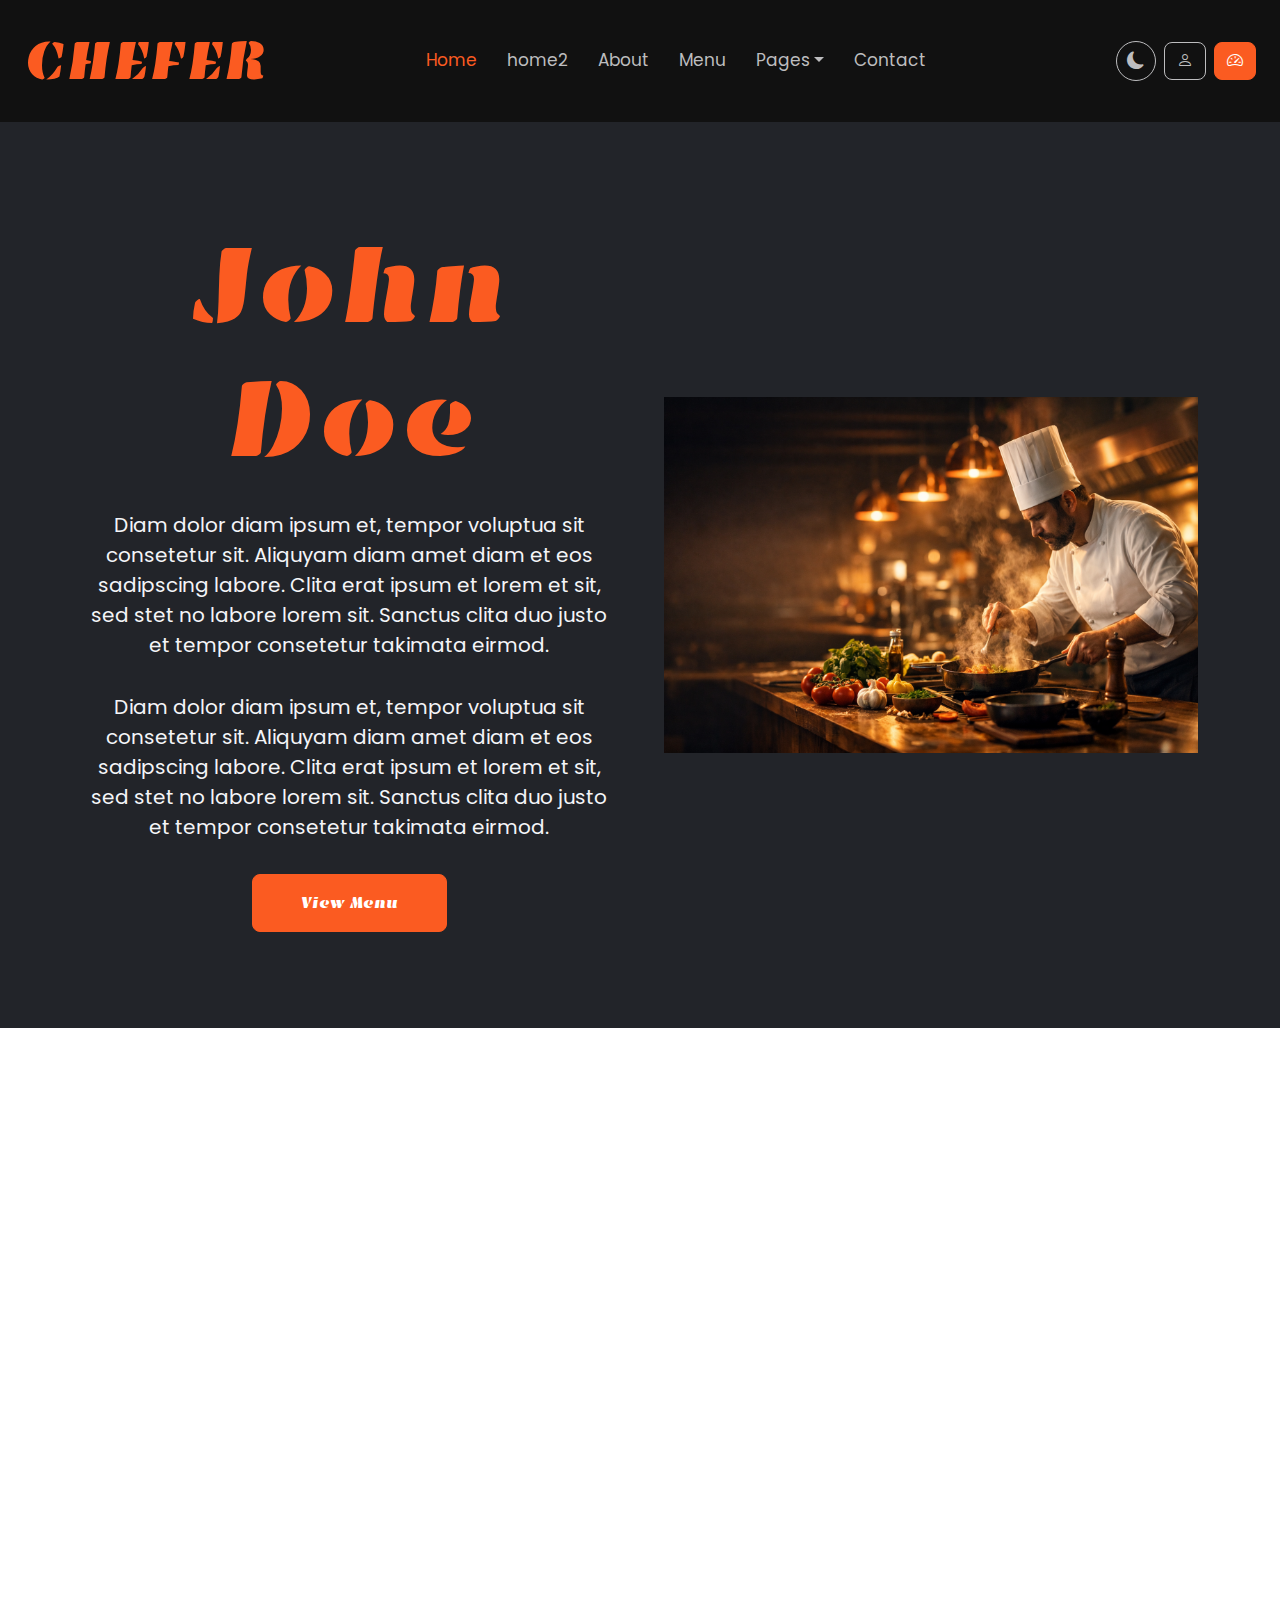
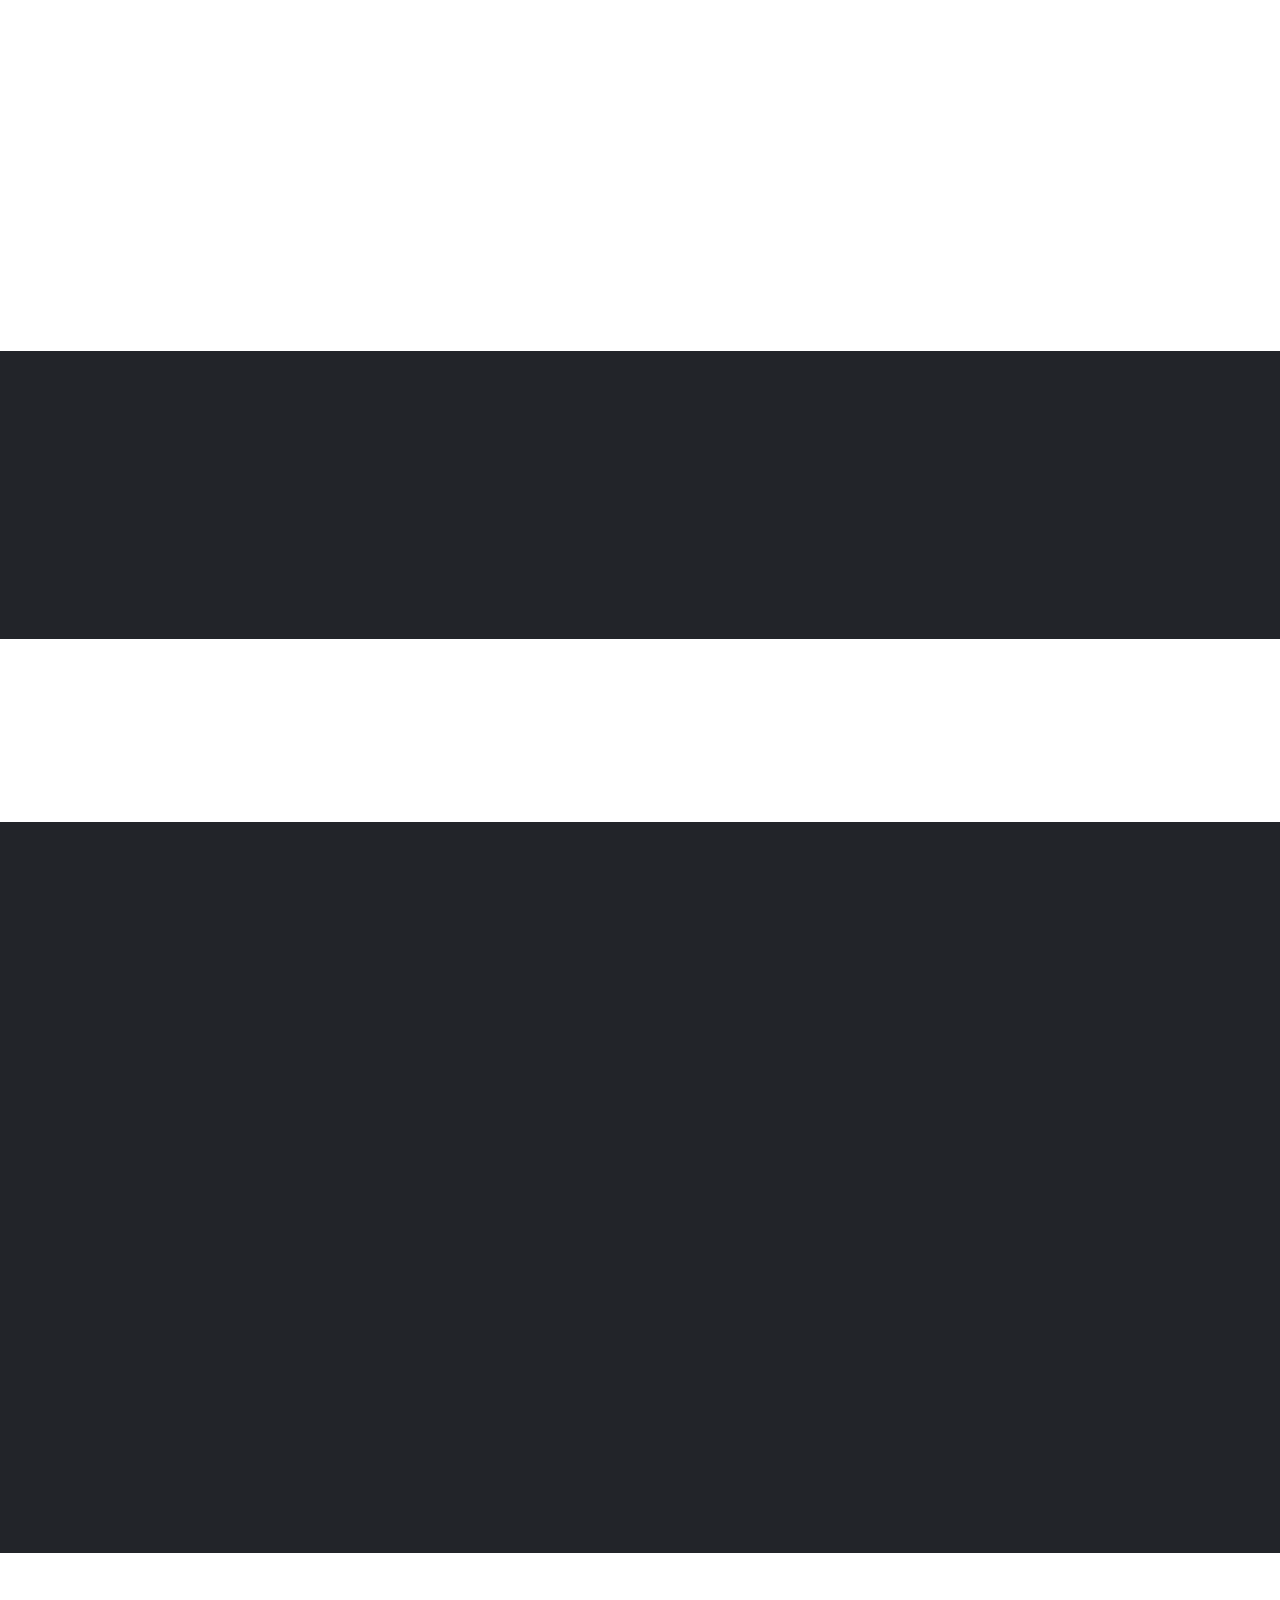
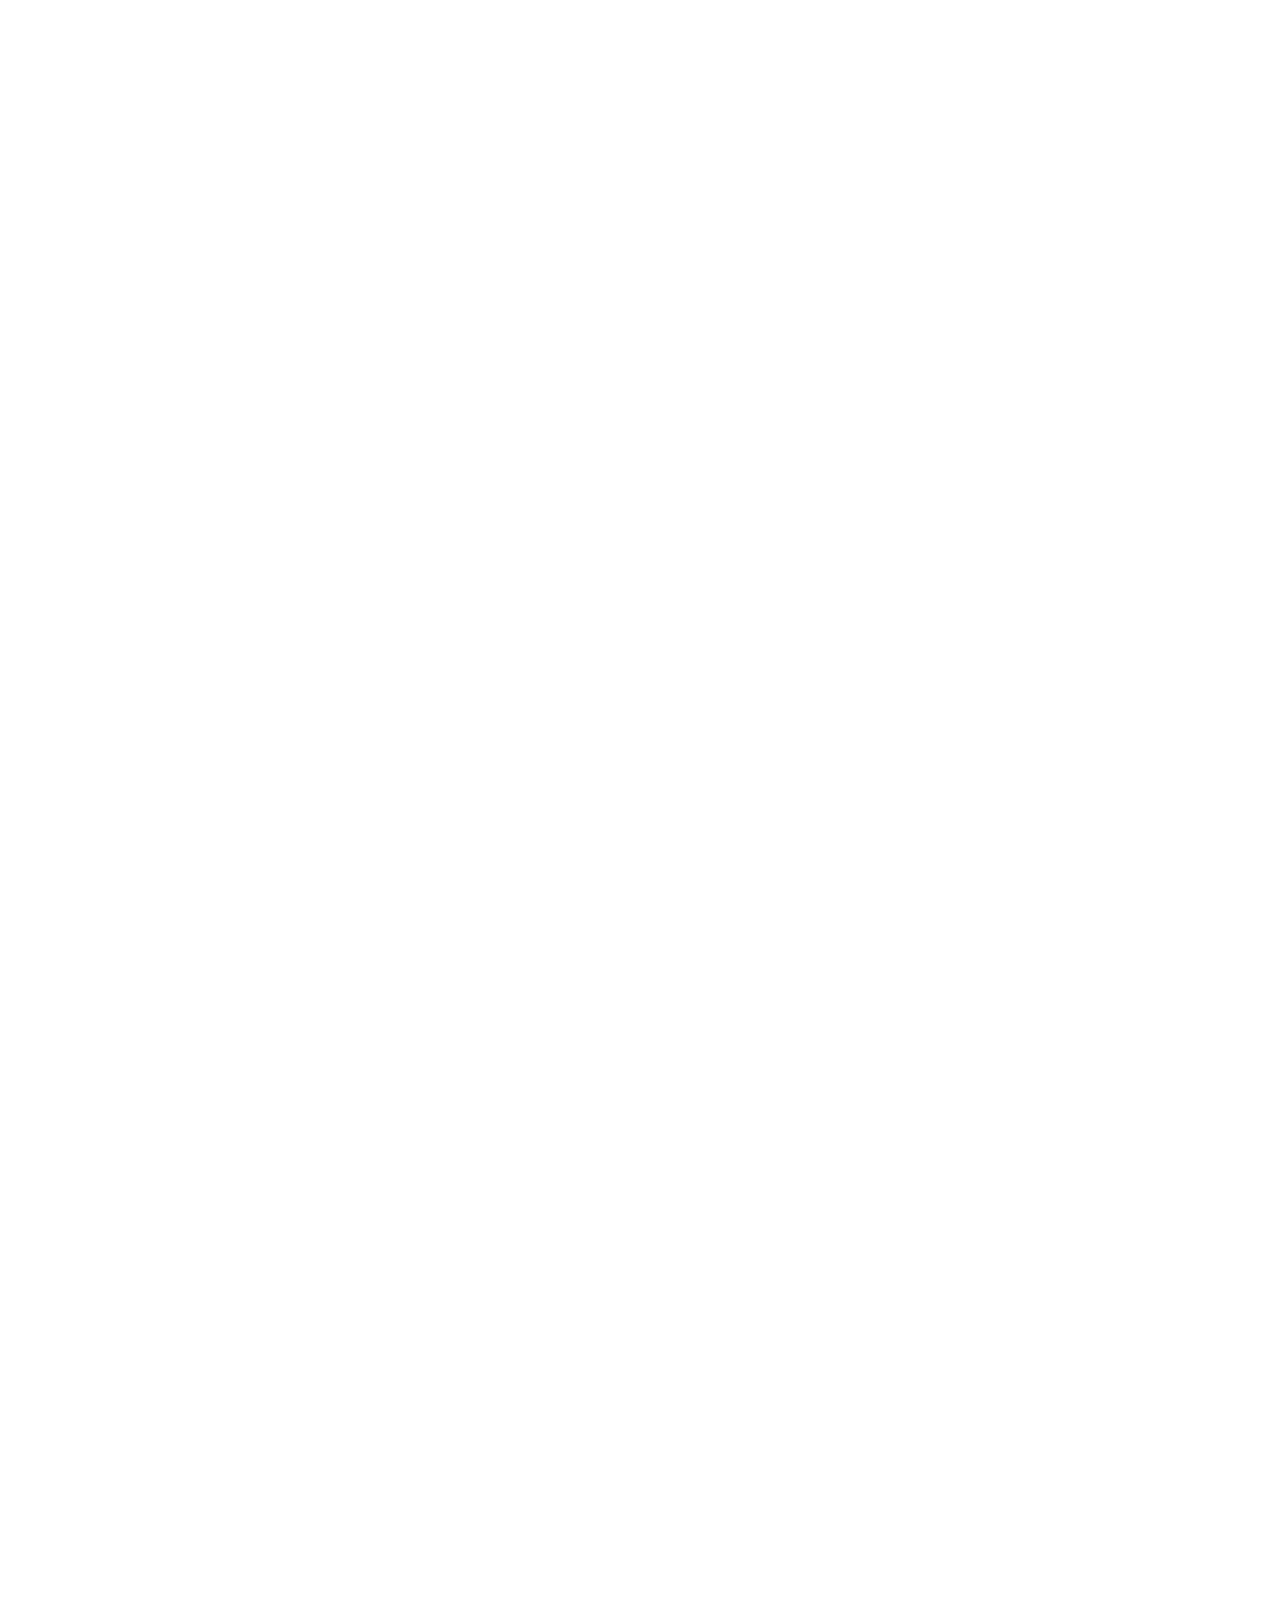
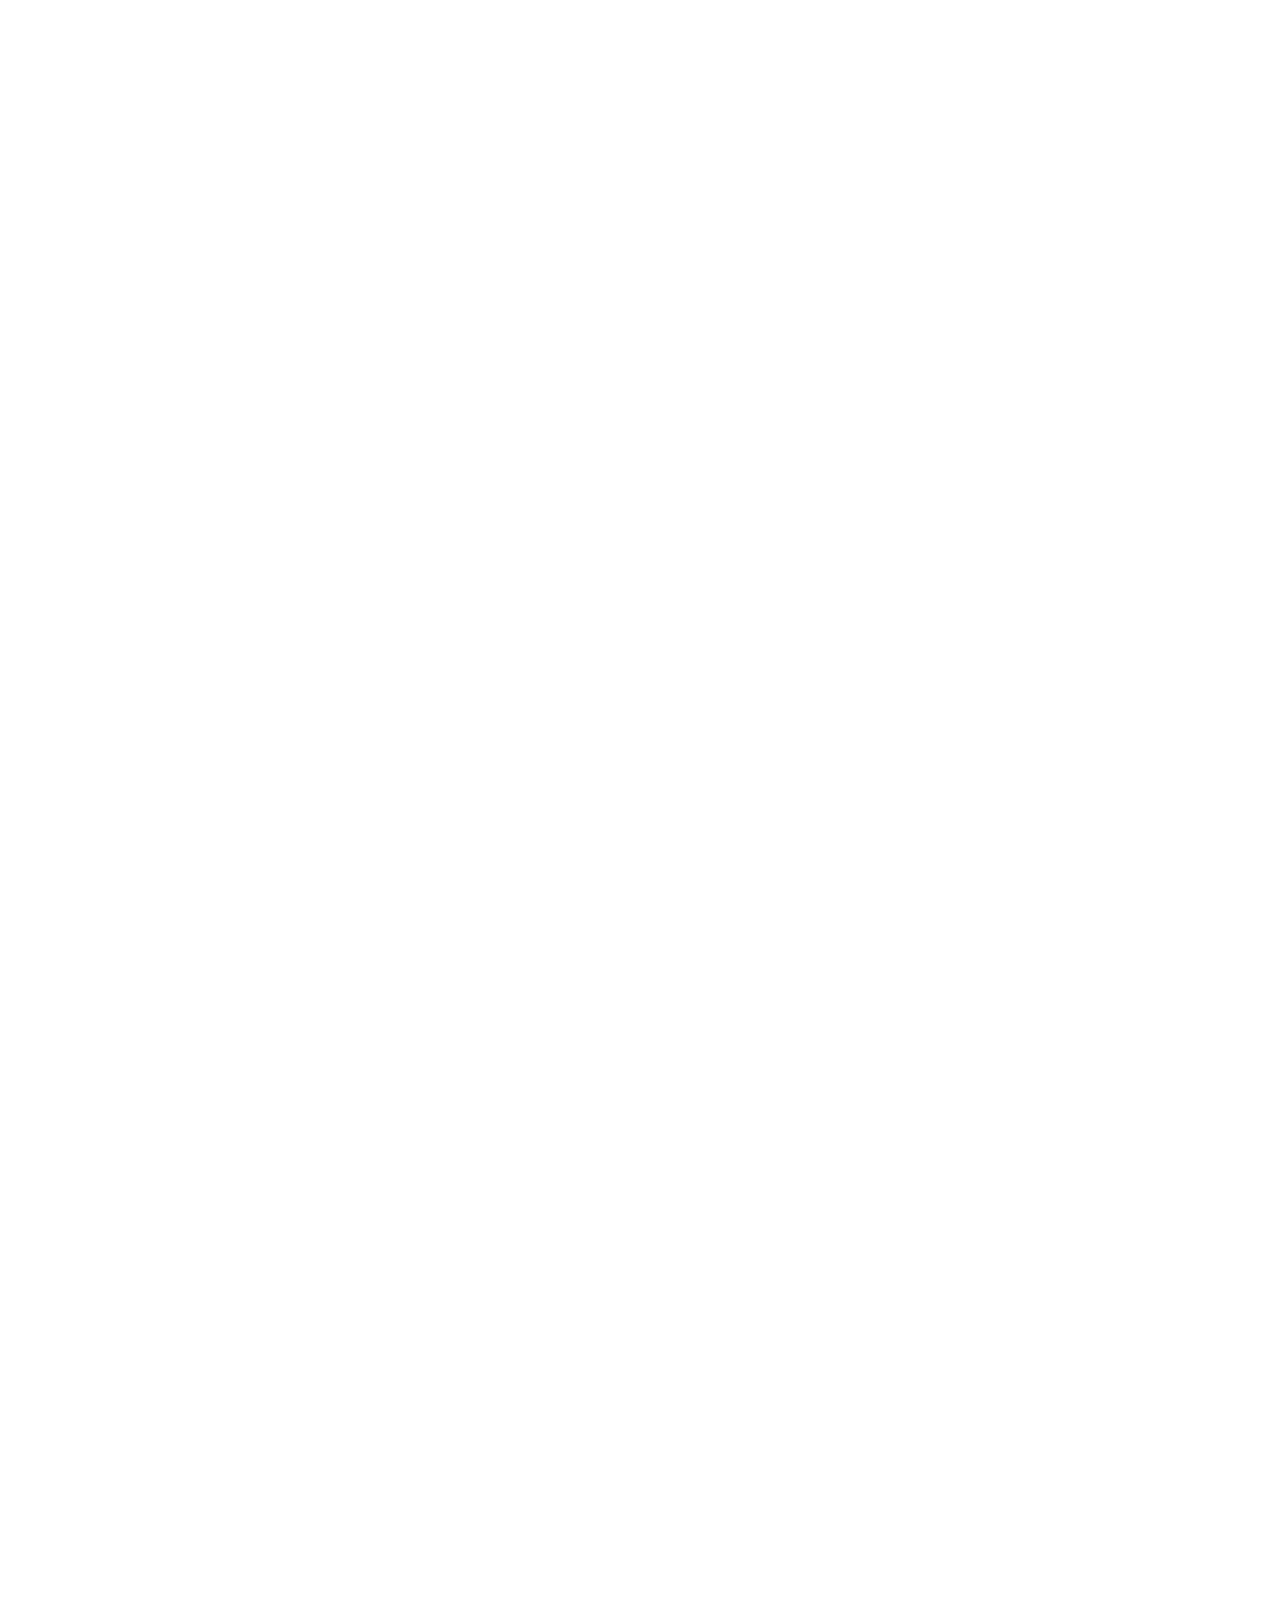
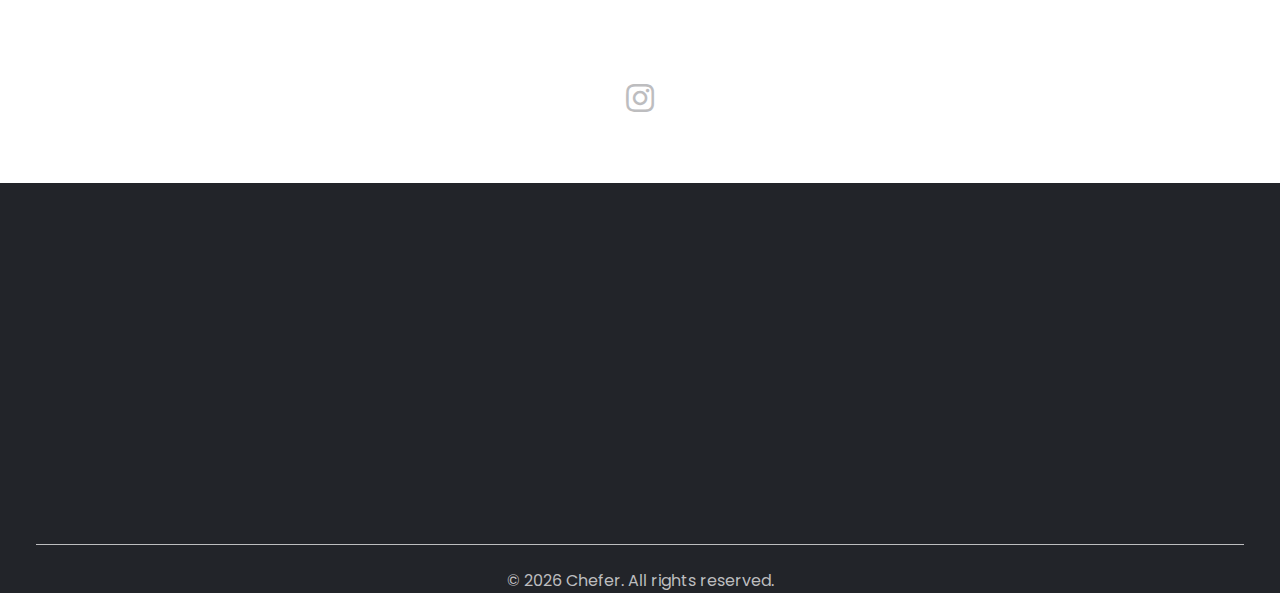
<file: index.html>
<!DOCTYPE html>
<html lang="en">

<head>
    <meta charset="utf-8">
    <title>CHEFER - Chef Website Template</title>
    <meta content="width=device-width, initial-scale=1.0" name="viewport">
    <meta content="Free HTML Templates" name="keywords">
    <meta content="Free HTML Templates" name="description">

    <!-- Favicon -->
    <link href="img/favicon.png" rel="icon">

    <!-- Google Web Fonts -->
    <link rel="preconnect" href="https://fonts.googleapis.com">
    <link rel="preconnect" href="https://fonts.gstatic.com" crossorigin>
    <link href="https://fonts.googleapis.com/css2?family=Emblema+One&family=Poppins:wght@400;600&display=swap"
        rel="stylesheet">

    <!-- Icon Font Stylesheet -->
    <link href="https://cdnjs.cloudflare.com/ajax/libs/font-awesome/5.15.0/css/all.min.css" rel="stylesheet">
    <link href="https://cdn.jsdelivr.net/npm/bootstrap-icons@1.4.1/font/bootstrap-icons.css" rel="stylesheet">

    <!-- Libraries Stylesheet -->
    <link href="lib/animate/animate.min.css" rel="stylesheet">
    <link href="lib/owlcarousel/assets/owl.carousel.min.css" rel="stylesheet">

    <!-- Customized Bootstrap Stylesheet -->
    <link href="css/bootstrap.min.css" rel="stylesheet">

    <!-- Template Stylesheet -->
    <link href="css/style.css" rel="stylesheet">
</head>

<body>



    <!-- Header Start -->
    <nav class="navbar navbar-expand-lg navbar-dark p-2 px-lg-4" style="background: #111111;">
        <a href="index.html" class="navbar-brand">
            <h1 class="m-0 display-4 text-primary text-uppercase">Chefer</h1>
        </a>
        <button type="button" class="navbar-toggler" data-bs-toggle="collapse" data-bs-target="#navbarCollapse">
            <span class="navbar-toggler-icon"></span>
        </button>
        <div class="collapse navbar-collapse justify-content-between" id="navbarCollapse">
            <div class="navbar-nav mx-auto py-0">
                <a href="index.html" class="nav-item nav-link active">Home</a> <a href="team.html"
                    class="nav-item nav-link">home2</a>
                <a href="about.html" class="nav-item nav-link">About</a>
                <a href="menu.html" class="nav-item nav-link">Menu</a>


                <div class="nav-item dropdown">
                    <a href="#" class="nav-link dropdown-toggle" data-bs-toggle="dropdown">Pages</a>
                    <div class="dropdown-menu rounded-0 m-0">
                        <a href="feature.html" class="dropdown-item">Features</a>
                        <a href="blog.html" class="dropdown-item">Blog Post</a>
                        <a href="testimonial.html" class="dropdown-item">Testimonial</a>
                        <a href="404.html" class="dropdown-item">404 Error</a>
                    </div>
                </div>
                <a href="contact.html" class="nav-item nav-link">Contact</a>
            </div>
            <div class="theme-toggle-mobile">
                <button class="btn theme-toggle-btn" aria-label="Toggle dark mode">
                    <i class="bi bi-moon-fill"></i>
                </button>
                <span>Theme</span>
            </div>
            <div class="d-flex d-lg-none align-items-center gap-2 py-2">
                <a class="btn btn-outline-secondary" href="login.html">
                    <i class="bi bi-person me-1"></i> Profile
                </a>
                <a class="btn btn-primary" href="dashboard.html">
                    <i class="bi bi-speedometer2 me-1"></i> Dashboard
                </a>
            </div>
            <div class="d-none d-lg-flex align-items-center py-2">
                <button class="btn theme-toggle-btn ms-3" aria-label="Toggle dark mode">
                    <i class="bi bi-moon-fill"></i>
                </button>
                <a class="btn btn-outline-secondary ms-2" href="login.html">
                    <i class="bi bi-person"></i>
                </a>
                <a class="btn btn-primary ms-2" href="dashboard.html">
                    <i class="bi bi-speedometer2"></i>
                </a>
            </div>
        </div>
    </nav>
    <!-- Header End -->


    <!-- Hero Start -->
    <div class="container-fluid bg-dark text-light py-5 mb-5 hero-header">
        <div class="container py-5">
            <div class="row g-5 align-items-center">
                <div class="col-lg-6 text-center">
                    <h1 class="display-1 text-primary mb-4 animated slideInDown">John Doe</h1>
                    <p class="fs-5 mb-4 pb-2">Diam dolor diam ipsum et, tempor voluptua sit consetetur sit. Aliquyam
                        diam amet diam et eos sadipscing labore. Clita erat ipsum et lorem et sit, sed stet no labore
                        lorem sit. Sanctus clita duo justo et tempor consetetur takimata eirmod.</p>
                    <p class="fs-5 mb-4 pb-2">Diam dolor diam ipsum et, tempor voluptua sit consetetur sit. Aliquyam
                        diam amet diam et eos sadipscing labore. Clita erat ipsum et lorem et sit, sed stet no labore
                        lorem sit. Sanctus clita duo justo et tempor consetetur takimata eirmod.</p>
                    <a href="menu.html" class="btn btn-primary py-3 px-5 animated slideInLeft">View Menu</a>
                </div>
                <div class="col-lg-6 text-center text-lg-end overflow-hidden">
                    <img class="img-fluid" src="img/hero-1.png" alt="">
                </div>
            </div>
        </div>
    </div>
    <!-- Hero End -->


    <!-- About Start -->
    <div class="container-fluid p-5">
        <div class="row gx-5">
            <div class="col-lg-5 mb-5 mb-lg-0 wow fadeIn" data-wow-delay="0.1s" style="min-height: 500px;">
                <div class="position-relative h-100">
                    <div class="position-absolute top-0 start-0 animate-rotate" style="width: 160px; height: 160px;">
                        <img class="img-fluid" src="img/about-round.jpg" alt="">
                    </div>
                    <img class="position-absolute w-100 h-100 rounded-circle rounded-bottom rounded-end"
                        src="img/about.jpg" style="object-fit: cover;">
                </div>
            </div>
            <div class="col-lg-7">
                <div class="mb-4 wow fadeIn" data-wow-delay="0.2s">
                    <h5 class="section-title">About Us</h5>
                    <h1 class="display-3 mb-0">Cooking Together With The Expert</h1>
                </div>
                <p class="mb-4 wow fadeIn" data-wow-delay="0.3s">Nonumy erat diam duo labore clita. Sit magna ipsum
                    dolor sed ea duo at ut. Tempor sit
                    lorem sit magna ipsum duo. Sit eos dolor ut sea rebum, diam sea rebum lorem kasd ut ipsum dolor est
                    ipsum. Et stet amet justo amet clita erat, ipsum sed at ipsum eirmod labore lorem.</p>
                <div class="row">
                    <div class="col-sm-6 wow fadeIn" data-wow-delay="0.4s">
                        <div class="bg-light rounded p-4 text-center">
                            <img class="img-fluid bg-primary rounded-circle mb-3" src="img/feature-1.png"
                                style="width: 80px; height: 80px;">
                            <h4>Master Chefs</h4>
                            <p class="mb-0">Tempor erat elitr at rebum at at clita aliquyam consetetur. Diam dolor diam
                                ipsum et, tempor voluptua sit consetetur sit. Aliquyam diam amet diam et eos sadipscing
                                labore.</p>
                        </div>
                    </div>
                    <div class="col-sm-6 wow fadeIn" data-wow-delay="0.5s">
                        <div class="bg-light rounded p-4 text-center">
                            <img class="img-fluid bg-primary rounded-circle mb-3" src="img/feature-3.png"
                                style="width: 80px; height: 80px;">
                            <h4>Quality Food</h4>
                            <p class="mb-0">Tempor erat elitr at rebum at at clita aliquyam consetetur. Diam dolor diam
                                ipsum et, tempor voluptua sit consetetur sit. Aliquyam diam amet diam et eos sadipscing
                                labore.</p>
                        </div>
                    </div>
                </div>
            </div>
        </div>
    </div>
    <!-- About End -->


    <!-- Facts Start -->
    <div class="container-fluid bg-dark facts p-5 my-5">
        <div class="row gx-5 gy-4 py-5">
            <div class="col-lg-3 col-md-6 wow fadeIn" data-wow-delay="0.1s">
                <div class="d-flex">
                    <div class="rounded-circle d-flex align-items-center justify-content-center mb-3"
                        style="width: 80px; height: 80px; background: #111111;">
                        <i class="fa fa-star fs-4 text-primary"></i>
                    </div>
                    <div class="ps-4">
                        <h5 class="text-white">Years</h5>
                        <h1 class="display-5 text-secondary mb-0" data-toggle="counter-up">1234</h1>
                    </div>
                </div>
            </div>
            <div class="col-lg-3 col-md-6 wow fadeIn" data-wow-delay="0.2s">
                <div class="d-flex">
                    <div class="rounded-circle d-flex align-items-center justify-content-center mb-3"
                        style="width: 80px; height: 80px; background: #111111;">
                        <i class="fa fa-users fs-4 text-primary"></i>
                    </div>
                    <div class="ps-4">
                        <h5 class="text-white">Clients</h5>
                        <h1 class="display-5 text-secondary mb-0" data-toggle="counter-up">1234</h1>
                    </div>
                </div>
            </div>
            <div class="col-lg-3 col-md-6 wow fadeIn" data-wow-delay="0.3s">
                <div class="d-flex">
                    <div class="rounded-circle d-flex align-items-center justify-content-center mb-3"
                        style="width: 80px; height: 80px; background: #111111;">
                        <i class="fa fa-check fs-4 text-primary"></i>
                    </div>
                    <div class="ps-4">
                        <h5 class="text-white">Awards</h5>
                        <h1 class="display-5 text-secondary mb-0" data-toggle="counter-up">1234</h1>
                    </div>
                </div>
            </div>
            <div class="col-lg-3 col-md-6 wow fadeIn" data-wow-delay="0.4s">
                <div class="d-flex">
                    <div class="rounded-circle d-flex align-items-center justify-content-center mb-3"
                        style="width: 80px; height: 80px; background: #111111;">
                        <i class="fa fa-mug-hot fs-4 text-primary"></i>
                    </div>
                    <div class="ps-4">
                        <h5 class="text-white">Events</h5>
                        <h1 class="display-5 text-secondary mb-0" data-toggle="counter-up">1234</h1>
                    </div>
                </div>
            </div>
        </div>
    </div>
    <!-- Facts End -->


    <!-- Feature Start -->
    <div class="container-fluid feature position-relative p-5 pb-0 mt-5">
        <div class="row g-5 gb-5">
            <div class="col-lg-4 col-md-6 wow fadeIn" data-wow-delay="0.1s">
                <div class="feature-item rounded text-center p-5">
                    <img class="img-fluid bg-white rounded-circle" src="img/feature-1.png"
                        style="width: 150px; height: 150px;">
                    <h3 class="my-4">Best Chef</h3>
                    <p class="text-light">Sed amet tempor amet sit kasd sea lorem dolor ipsum elitr dolor amet kasd
                        elitr duo vero amet amet stet</p>
                    <a class="font-body" style="letter-spacing: 1px;" href="">Read More <i
                            class="bi bi-arrow-right"></i></a>
                </div>
            </div>
            <div class="col-lg-4 col-md-6 wow fadeIn" data-wow-delay="0.3s">
                <div class="feature-item rounded text-center p-5">
                    <img class="img-fluid bg-white rounded-circle" src="img/feature-2.png"
                        style="width: 150px; height: 150px;">
                    <h3 class="my-4">Variations</h3>
                    <p class="text-light">Sed amet tempor amet sit kasd sea lorem dolor ipsum elitr dolor amet kasd
                        elitr duo vero amet amet stet</p>
                    <a class="font-body" style="letter-spacing: 1px;" href="">Read More <i
                            class="bi bi-arrow-right"></i></a>
                </div>
            </div>
            <div class="col-lg-4 col-md-6 wow fadeIn" data-wow-delay="0.5s">
                <div class="feature-item rounded text-center p-5">
                    <img class="img-fluid bg-white rounded-circle" src="img/feature-3.png"
                        style="width: 150px; height: 150px;">
                    <h3 class="my-4">Healthy Food</h3>
                    <p class="text-light">Sed amet tempor amet sit kasd sea lorem dolor ipsum elitr dolor amet kasd
                        elitr duo vero amet amet stet</p>
                    <a class="font-body" style="letter-spacing: 1px;" href="">Read More <i
                            class="bi bi-arrow-right"></i></a>
                </div>
            </div>
            <div class="col-lg-12 col-md-6 text-center wow fadeIn" data-wow-delay="0.1s">
                <h1 class="display-4 text-secondary mb-4"><span class="text-primary">30% Discount</span><br> For This
                    Summer</h1>
                <a href="" class="btn btn-primary py-3 px-5">Order Now</a>
            </div>
        </div>
    </div>
    <!-- Feature End -->


    <!-- Menu Start -->
    <div class="container-fluid menu py-5 px-0">
        <div class="mb-5 text-center wow fadeIn" data-wow-delay="0.1s" style="max-width: 700px; margin: auto;">
            <h5 class="section-title">Our Menu</h5>
            <h1 class="display-3 mb-0">Hands Craft More Than Meals</h1>
        </div>
        <div class="tab-class text-center">
            <ul class="nav nav-pills d-inline-flex justify-content-center bg-dark text-uppercase rounded-pill mb-5 wow fadeIn"
                data-wow-delay="0.2s">
                <li class="nav-item">
                    <a class="nav-link rounded-pill text-white active" data-bs-toggle="pill" href="#tab-1">Breakfast</a>
                </li>
                <li class="nav-item">
                    <a class="nav-link rounded-pill text-white" data-bs-toggle="pill" href="#tab-2">Launch</a>
                </li>
                <li class="nav-item">
                    <a class="nav-link rounded-pill text-white" data-bs-toggle="pill" href="#tab-3">Dinner</a>
                </li>
            </ul>
            <div class="tab-content">
                <div id="tab-1" class="tab-pane fade show p-0 active">
                    <div class="row g-0">
                        <div class="col-lg-3 col-md-4 col-sm-6 wow fadeIn" data-wow-delay="0.1s">
                            <div class="position-relative">
                                <img class="img-fluid" src="img/menu-1.jpg" alt="">
                                <div
                                    class="position-absolute bottom-0 end-0 mb-4 me-4 py-1 px-3 bg-dark rounded-pill text-primary">
                                    BBQ Chicken</div>
                            </div>
                        </div>
                        <div class="col-lg-3 col-md-4 col-sm-6 wow fadeIn" data-wow-delay="0.2s">
                            <div class="position-relative">
                                <img class="img-fluid" src="img/menu-2.jpg" alt="">
                                <div
                                    class="position-absolute bottom-0 end-0 mb-4 me-4 py-1 px-3 bg-dark rounded-pill text-primary">
                                    BBQ Chicken</div>
                            </div>
                        </div>
                        <div class="col-lg-3 col-md-4 col-sm-6 wow fadeIn" data-wow-delay="0.3s">
                            <div class="position-relative">
                                <img class="img-fluid" src="img/menu-3.jpg" alt="">
                                <div
                                    class="position-absolute bottom-0 end-0 mb-4 me-4 py-1 px-3 bg-dark rounded-pill text-primary">
                                    BBQ Chicken</div>
                            </div>
                        </div>
                        <div class="col-lg-3 col-md-4 col-sm-6 wow fadeIn" data-wow-delay="0.4s">
                            <div class="position-relative">
                                <img class="img-fluid" src="img/menu-4.jpg" alt="">
                                <div
                                    class="position-absolute bottom-0 end-0 mb-4 me-4 py-1 px-3 bg-dark rounded-pill text-primary">
                                    BBQ Chicken</div>
                            </div>
                        </div>
                        <div class="col-lg-3 col-md-4 col-sm-6 wow fadeIn" data-wow-delay="0.5s">
                            <div class="position-relative">
                                <img class="img-fluid" src="img/menu-5.jpg" alt="">
                                <div
                                    class="position-absolute bottom-0 end-0 mb-4 me-4 py-1 px-3 bg-dark rounded-pill text-primary">
                                    BBQ Chicken</div>
                            </div>
                        </div>
                        <div class="col-lg-3 col-md-4 col-sm-6 wow fadeIn" data-wow-delay="0.6s">
                            <div class="position-relative">
                                <img class="img-fluid" src="img/menu-6.jpg" alt="">
                                <div
                                    class="position-absolute bottom-0 end-0 mb-4 me-4 py-1 px-3 bg-dark rounded-pill text-primary">
                                    BBQ Chicken</div>
                            </div>
                        </div>
                        <div class="col-lg-3 col-md-4 col-sm-6 wow fadeIn" data-wow-delay="0.7s">
                            <div class="position-relative">
                                <img class="img-fluid" src="img/menu-7.jpg" alt="">
                                <div
                                    class="position-absolute bottom-0 end-0 mb-4 me-4 py-1 px-3 bg-dark rounded-pill text-primary">
                                    BBQ Chicken</div>
                            </div>
                        </div>
                        <div class="col-lg-3 col-md-4 col-sm-6 wow fadeIn" data-wow-delay="0.8s">
                            <div class="position-relative">
                                <img class="img-fluid" src="img/menu-8.jpg" alt="">
                                <div
                                    class="position-absolute bottom-0 end-0 mb-4 me-4 py-1 px-3 bg-dark rounded-pill text-primary">
                                    BBQ Chicken</div>
                            </div>
                        </div>
                    </div>
                </div>
                <div id="tab-2" class="tab-pane fade p-0">
                    <div class="row g-0">
                        <div class="col-lg-3 col-md-4 col-sm-6">
                            <div class="position-relative">
                                <img class="img-fluid" src="img/menu-2.jpg" alt="">
                                <div
                                    class="position-absolute bottom-0 end-0 mb-4 me-4 py-1 px-3 bg-dark rounded-pill text-primary">
                                    BBQ Chicken</div>
                            </div>
                        </div>
                        <div class="col-lg-3 col-md-4 col-sm-6">
                            <div class="position-relative">
                                <img class="img-fluid" src="img/menu-3.jpg" alt="">
                                <div
                                    class="position-absolute bottom-0 end-0 mb-4 me-4 py-1 px-3 bg-dark rounded-pill text-primary">
                                    BBQ Chicken</div>
                            </div>
                        </div>
                        <div class="col-lg-3 col-md-4 col-sm-6">
                            <div class="position-relative">
                                <img class="img-fluid" src="img/menu-4.jpg" alt="">
                                <div
                                    class="position-absolute bottom-0 end-0 mb-4 me-4 py-1 px-3 bg-dark rounded-pill text-primary">
                                    BBQ Chicken</div>
                            </div>
                        </div>
                        <div class="col-lg-3 col-md-4 col-sm-6">
                            <div class="position-relative">
                                <img class="img-fluid" src="img/menu-5.jpg" alt="">
                                <div
                                    class="position-absolute bottom-0 end-0 mb-4 me-4 py-1 px-3 bg-dark rounded-pill text-primary">
                                    BBQ Chicken</div>
                            </div>
                        </div>
                        <div class="col-lg-3 col-md-4 col-sm-6">
                            <div class="position-relative">
                                <img class="img-fluid" src="img/menu-6.jpg" alt="">
                                <div
                                    class="position-absolute bottom-0 end-0 mb-4 me-4 py-1 px-3 bg-dark rounded-pill text-primary">
                                    BBQ Chicken</div>
                            </div>
                        </div>
                        <div class="col-lg-3 col-md-4 col-sm-6">
                            <div class="position-relative">
                                <img class="img-fluid" src="img/menu-7.jpg" alt="">
                                <div
                                    class="position-absolute bottom-0 end-0 mb-4 me-4 py-1 px-3 bg-dark rounded-pill text-primary">
                                    BBQ Chicken</div>
                            </div>
                        </div>
                        <div class="col-lg-3 col-md-4 col-sm-6">
                            <div class="position-relative">
                                <img class="img-fluid" src="img/menu-8.jpg" alt="">
                                <div
                                    class="position-absolute bottom-0 end-0 mb-4 me-4 py-1 px-3 bg-dark rounded-pill text-primary">
                                    BBQ Chicken</div>
                            </div>
                        </div>
                        <div class="col-lg-3 col-md-4 col-sm-6">
                            <div class="position-relative">
                                <img class="img-fluid" src="img/menu-1.jpg" alt="">
                                <div
                                    class="position-absolute bottom-0 end-0 mb-4 me-4 py-1 px-3 bg-dark rounded-pill text-primary">
                                    BBQ Chicken</div>
                            </div>
                        </div>
                    </div>
                </div>
                <div id="tab-3" class="tab-pane fade p-0">
                    <div class="row g-0">
                        <div class="col-lg-3 col-md-4 col-sm-6">
                            <div class="position-relative">
                                <img class="img-fluid" src="img/menu-3.jpg" alt="">
                                <div
                                    class="position-absolute bottom-0 end-0 mb-4 me-4 py-1 px-3 bg-dark rounded-pill text-primary">
                                    BBQ Chicken</div>
                            </div>
                        </div>
                        <div class="col-lg-3 col-md-4 col-sm-6">
                            <div class="position-relative">
                                <img class="img-fluid" src="img/menu-4.jpg" alt="">
                                <div
                                    class="position-absolute bottom-0 end-0 mb-4 me-4 py-1 px-3 bg-dark rounded-pill text-primary">
                                    BBQ Chicken</div>
                            </div>
                        </div>
                        <div class="col-lg-3 col-md-4 col-sm-6">
                            <div class="position-relative">
                                <img class="img-fluid" src="img/menu-5.jpg" alt="">
                                <div
                                    class="position-absolute bottom-0 end-0 mb-4 me-4 py-1 px-3 bg-dark rounded-pill text-primary">
                                    BBQ Chicken</div>
                            </div>
                        </div>
                        <div class="col-lg-3 col-md-4 col-sm-6">
                            <div class="position-relative">
                                <img class="img-fluid" src="img/menu-6.jpg" alt="">
                                <div
                                    class="position-absolute bottom-0 end-0 mb-4 me-4 py-1 px-3 bg-dark rounded-pill text-primary">
                                    BBQ Chicken</div>
                            </div>
                        </div>
                        <div class="col-lg-3 col-md-4 col-sm-6">
                            <div class="position-relative">
                                <img class="img-fluid" src="img/menu-7.jpg" alt="">
                                <div
                                    class="position-absolute bottom-0 end-0 mb-4 me-4 py-1 px-3 bg-dark rounded-pill text-primary">
                                    BBQ Chicken</div>
                            </div>
                        </div>
                        <div class="col-lg-3 col-md-4 col-sm-6">
                            <div class="position-relative">
                                <img class="img-fluid" src="img/menu-8.jpg" alt="">
                                <div
                                    class="position-absolute bottom-0 end-0 mb-4 me-4 py-1 px-3 bg-dark rounded-pill text-primary">
                                    BBQ Chicken</div>
                            </div>
                        </div>
                        <div class="col-lg-3 col-md-4 col-sm-6">
                            <div class="position-relative">
                                <img class="img-fluid" src="img/menu-1.jpg" alt="">
                                <div
                                    class="position-absolute bottom-0 end-0 mb-4 me-4 py-1 px-3 bg-dark rounded-pill text-primary">
                                    BBQ Chicken</div>
                            </div>
                        </div>
                        <div class="col-lg-3 col-md-4 col-sm-6">
                            <div class="position-relative">
                                <img class="img-fluid" src="img/menu-2.jpg" alt="">
                                <div
                                    class="position-absolute bottom-0 end-0 mb-4 me-4 py-1 px-3 bg-dark rounded-pill text-primary">
                                    BBQ Chicken</div>
                            </div>
                        </div>
                    </div>
                </div>
            </div>
        </div>
    </div>
    <!-- Menu End -->


    <!-- Team Start -->
    <div class="container-fluid p-5">
        <div class="mb-5 text-center wow fadeIn" data-wow-delay="0.1s" style="max-width: 700px; margin: auto;">
            <h5 class="section-title">Expert Chefs</h5>
            <h1 class="display-3 mb-0">Let's Meet The Expert</h1>
        </div>
        <div class="row g-5">
            <div class="col-lg-4 col-md-6 wow fadeIn" data-wow-delay="0.1s">
                <div class="team-item position-relative">
                    <div class="position-relative overflow-hidden rounded-circle rounded-bottom rounded-end">
                        <img class="img-fluid w-100" src="img/team-1.jpg" alt="">
                        <div class="team-overlay">
                            <div class="d-flex align-items-center justify-content-start">
                                <a class="btn btn-light btn-square rounded-circle mx-1" href="#"><i
                                        class="fab fa-twitter"></i></a>
                                <a class="btn btn-light btn-square rounded-circle mx-1" href="#"><i
                                        class="fab fa-facebook-f"></i></a>
                                <a class="btn btn-light btn-square rounded-circle mx-1" href="#"><i
                                        class="fab fa-linkedin-in"></i></a>
                            </div>
                        </div>
                    </div>
                    <div class="position-absolute start-0 bottom-0 d-flex flex-column justify-content-center w-100 rounded-bottom text-center"
                        style="height: 100px; background: rgba(34, 36, 41, .9);">
                        <h5 class="text-light">John Deo</h5>
                        <p class="small text-uppercase text-secondary m-0" style="letter-spacing: 3px;">Master Chef</p>
                    </div>
                </div>
            </div>
            <div class="col-lg-4 col-md-6 wow fadeIn" data-wow-delay="0.3s">
                <div class="team-item position-relative">
                    <div class="position-relative overflow-hidden rounded-circle rounded-bottom rounded-end">
                        <img class="img-fluid w-100" src="img/team-2.jpg" alt="">
                        <div class="team-overlay">
                            <div class="d-flex align-items-center justify-content-start">
                                <a class="btn btn-light btn-square rounded-circle mx-1" href="#"><i
                                        class="fab fa-twitter"></i></a>
                                <a class="btn btn-light btn-square rounded-circle mx-1" href="#"><i
                                        class="fab fa-facebook-f"></i></a>
                                <a class="btn btn-light btn-square rounded-circle mx-1" href="#"><i
                                        class="fab fa-linkedin-in"></i></a>
                            </div>
                        </div>
                    </div>
                    <div class="position-absolute start-0 bottom-0 d-flex flex-column justify-content-center w-100 rounded-bottom text-center"
                        style="height: 100px; background: rgba(34, 36, 41, .9);">
                        <h5 class="text-light">John Deo</h5>
                        <p class="small text-uppercase text-secondary m-0" style="letter-spacing: 3px;">Assistant</p>
                    </div>
                </div>
            </div>
            <div class="col-lg-4 col-md-6 wow fadeIn" data-wow-delay="0.5s">
                <div class="team-item position-relative">
                    <div class="position-relative overflow-hidden rounded-circle rounded-bottom rounded-end">
                        <img class="img-fluid w-100" src="img/team-3.jpg" alt="">
                        <div class="team-overlay">
                            <div class="d-flex align-items-center justify-content-start">
                                <a class="btn btn-light btn-square rounded-circle mx-1" href="#"><i
                                        class="fab fa-twitter"></i></a>
                                <a class="btn btn-light btn-square rounded-circle mx-1" href="#"><i
                                        class="fab fa-facebook-f"></i></a>
                                <a class="btn btn-light btn-square rounded-circle mx-1" href="#"><i
                                        class="fab fa-linkedin-in"></i></a>
                            </div>
                        </div>
                    </div>
                    <div class="position-absolute start-0 bottom-0 d-flex flex-column justify-content-center w-100 rounded-bottom text-center"
                        style="height: 100px; background: rgba(34, 36, 41, .9);">
                        <h5 class="text-light">John Deo</h5>
                        <p class="small text-uppercase text-secondary m-0" style="letter-spacing: 3px;">Assistant</p>
                    </div>
                </div>
            </div>
        </div>
    </div>
    <!-- Team End -->


    <!-- Testimonial Start -->
    <div class="container-fluid p-0 my-5">
        <div class="row g-0">
            <div class="col-lg-6 wow fadeIn" data-wow-delay="0.1s" style="min-height: 500px;">
                <div class="h-100 position-relative overflow-hidden" style="border-top-left-radius: 50%;">
                    <img class="position-absolute w-100 h-100" src="img/testimonial.jpg" style="object-fit: cover;">
                </div>
            </div>
            <div class="col-lg-6 bg-dark p-5 wow fadeIn" data-wow-delay="0.3s" style="border-bottom-right-radius: 20%;">
                <div class="mb-5">
                    <h5 class="section-title">Testimonial</h5>
                    <h1 class="display-3 text-secondary mb-0">Our Client Say</h1>
                </div>
                <div class="owl-carousel testimonial-carousel">
                    <div class="testimonial-item">
                        <p class="fs-4 fw-normal text-light mb-4"><i
                                class="fa fa-quote-left text-primary me-3"></i>Dolores sed duo clita tempor justo dolor
                            et stet lorem kasd labore dolore lorem ipsum. At lorem lorem magna ut et, nonumy et labore
                            et tempor diam tempor erat dolor rebum sit ipsum.</p>
                        <div class="d-flex align-items-center">
                            <img class="img-fluid rounded-circle" src="img/testimonial-1.jpg" alt="">
                            <div class="ps-4">
                                <h5 class="text-secondary">Client Name</h5>
                                <span class="small text-uppercase text-secondary"
                                    style="letter-spacing: 3px;">Profession</span>
                            </div>
                        </div>
                    </div>
                    <div class="testimonial-item">
                        <p class="fs-4 fw-normal text-light mb-4"><i
                                class="fa fa-quote-left text-primary me-3"></i>Dolores sed duo clita tempor justo dolor
                            et stet lorem kasd labore dolore lorem ipsum. At lorem lorem magna ut et, nonumy et labore
                            et tempor diam tempor erat dolor rebum sit ipsum.</p>
                        <div class="d-flex align-items-center">
                            <img class="img-fluid rounded-circle" src="img/testimonial-2.jpg" alt="">
                            <div class="ps-4">
                                <h5 class="text-secondary">Client Name</h5>
                                <span class="small text-uppercase text-secondary"
                                    style="letter-spacing: 3px;">Profession</span>
                            </div>
                        </div>
                    </div>
                </div>
            </div>
        </div>
    </div>
    <!-- Testimonial End -->


    <!-- Blog Start -->
    <div class="container-fluid p-5">
        <div class="mb-5 text-center wow fadeIn" data-wow-delay="0.1s" style="max-width: 700px; margin: auto;">
            <h5 class="section-title">Our Blog</h5>
            <h1 class="display-3 mb-0">Latest Articles From Food Blog</h1>
        </div>
        <div class="row g-5">
            <div class="col-lg-4 col-md-6 wow fadeIn" data-wow-delay="0.1s">
                <div class="blog-item">
                    <div class="position-relative overflow-hidden rounded-top">
                        <img class="img-fluid" src="img/menu-3.jpg" alt="">
                    </div>
                    <div class="bg-dark d-flex align-items-center rounded-bottom p-4">
                        <div class="flex-shrink-0 text-center text-secondary border-end border-secondary pe-3 me-3">
                            <span>01</span>
                            <h6 class="text-primary text-uppercase mb-0">January</h6>
                            <span>2045</span>
                        </div>
                        <a class="h5 lh-base text-light" href="">Sed amet tempor amet sit kasd sea lorem</h4></a>
                    </div>
                </div>
            </div>
            <div class="col-lg-4 col-md-6 wow fadeIn" data-wow-delay="0.3s">
                <div class="blog-item">
                    <div class="position-relative overflow-hidden rounded-top">
                        <img class="img-fluid" src="img/menu-5.jpg" alt="">
                    </div>
                    <div class="bg-dark d-flex align-items-center rounded-bottom p-4">
                        <div class="flex-shrink-0 text-center text-secondary border-end border-secondary pe-3 me-3">
                            <span>01</span>
                            <h6 class="text-primary text-uppercase mb-0">January</h6>
                            <span>2045</span>
                        </div>
                        <a class="h5 lh-base text-light" href="">Sed amet tempor amet sit kasd sea lorem</h4></a>
                    </div>
                </div>
            </div>
            <div class="col-lg-4 col-md-6 wow fadeIn" data-wow-delay="0.5s">
                <div class="blog-item">
                    <div class="position-relative overflow-hidden rounded-top">
                        <img class="img-fluid" src="img/menu-7.jpg" alt="">
                    </div>
                    <div class="bg-dark d-flex align-items-center rounded-bottom p-4">
                        <div class="flex-shrink-0 text-center text-secondary border-end border-secondary pe-3 me-3">
                            <span>01</span>
                            <h6 class="text-primary text-uppercase mb-0">January</h6>
                            <span>2045</span>
                        </div>
                        <a class="h5 lh-base text-light" href="">Sed amet tempor amet sit kasd sea lorem</h4></a>
                    </div>
                </div>
            </div>
        </div>
    </div>
    <!-- Blog End -->


    <!-- Instagram Start -->
    <div class="container-fluid position-relative instagram p-0 mt-5">
        <a href=""
            class="d-flex align-items-center justify-content-center position-absolute top-50 start-50 translate-middle bg-white rounded-circle"
            style="width: 100px; height: 100px; z-index: 1;">
            <i class="fab fa-instagram fa-2x text-secondary"></i>
        </a>
        <div class="row g-0">
            <div class="col-lg-2 col-md-3 col-sm-4 wow fadeIn" data-wow-delay="0.1s">
                <img class="img-fluid" src="img/menu-2.jpg" alt="">
            </div>
            <div class="col-lg-2 col-md-3 col-sm-4 wow fadeIn" data-wow-delay="0.2s">
                <img class="img-fluid" src="img/menu-3.jpg" alt="">
            </div>
            <div class="col-lg-2 col-md-3 col-sm-4 wow fadeIn" data-wow-delay="0.3s">
                <img class="img-fluid" src="img/menu-4.jpg" alt="">
            </div>
            <div class="col-lg-2 col-md-3 col-sm-4 wow fadeIn" data-wow-delay="0.4s">
                <img class="img-fluid" src="img/menu-5.jpg" alt="">
            </div>
            <div class="col-lg-2 col-md-3 col-sm-4 wow fadeIn" data-wow-delay="0.5s">
                <img class="img-fluid" src="img/menu-6.jpg" alt="">
            </div>
            <div class="col-lg-2 col-md-3 col-sm-4 wow fadeIn" data-wow-delay="0.6s">
                <img class="img-fluid" src="img/menu-7.jpg" alt="">
            </div>
        </div>
    </div>
    <!-- Instagram End -->


    <!-- Footer Start -->
    <div class="container-fluid bg-dark text-secondary px-5">
        <div class="row gx-5 wow fadeIn" data-wow-delay="0.1s">
            <!-- Column 1: Logo -->
            <div class="col-lg-3 col-md-6 pt-5 mb-5">
                <a href="index.html" style="text-decoration: none;">
                    <h2 class="text-primary text-uppercase mb-4" style="font-family: 'Emblema One', system-ui;">Chefer
                    </h2>
                </a>
                <p class="mb-4">Experience culinary excellence with our master chefs and exquisite dishes.</p>
                <div class="d-flex">
                    <a class="btn btn-primary btn-square rounded-circle me-2" href="#"><i
                            class="fab fa-twitter"></i></a>
                    <a class="btn btn-primary btn-square rounded-circle me-2" href="#"><i
                            class="fab fa-facebook-f"></i></a>
                    <a class="btn btn-primary btn-square rounded-circle me-2" href="#"><i
                            class="fab fa-linkedin-in"></i></a>
                    <a class="btn btn-primary btn-square rounded-circle" href="#"><i class="fab fa-instagram"></i></a>
                </div>
            </div>

            <!-- Column 2: Get In Touch -->
            <div class="col-lg-3 col-md-6 pt-5 mb-5">
                <h3 class="text-light mb-4">Get In Touch</h3>
                <div class="d-flex mb-2">
                    <i class="bi bi-geo-alt text-primary me-2"></i>
                    <p class="mb-0">123 Street, New York, USA</p>
                </div>
                <div class="d-flex mb-2">
                    <i class="bi bi-envelope-open text-primary me-2"></i>
                    <p class="mb-0">info@example.com</p>
                </div>
                <div class="d-flex mb-2">
                    <i class="bi bi-telephone text-primary me-2"></i>
                    <p class="mb-0">+012 345 67890</p>
                </div>
            </div>

            <!-- Column 3: Quick Links -->
            <div class="col-lg-3 col-md-6 pt-5 mb-5">
                <h3 class="text-light mb-4">Quick Links</h3>
                <div class="d-flex flex-column justify-content-start">
                    <a class="text-secondary mb-2" href="index.html"><i
                            class="bi bi-arrow-right text-primary me-2"></i>Home</a>
                    <a class="text-secondary mb-2" href="about.html"><i
                            class="bi bi-arrow-right text-primary me-2"></i>About Us</a>
                    <a class="text-secondary mb-2" href="menu.html"><i
                            class="bi bi-arrow-right text-primary me-2"></i>Food Menu</a>
                    <a class="text-secondary mb-2" href="team.html"><i
                            class="bi bi-arrow-right text-primary me-2"></i>Our Chefs</a>
                    <a class="text-secondary mb-2" href="blog.html"><i
                            class="bi bi-arrow-right text-primary me-2"></i>Latest Blog</a>
                    <a class="text-secondary" href="contact.html"><i
                            class="bi bi-arrow-right text-primary me-2"></i>Contact Us</a>
                </div>
            </div>

            <!-- Column 4: Opening Hours -->
            <div class="col-lg-3 col-md-6 pt-5 mb-5">
                <h3 class="text-light mb-4">Opening Hours</h3>
                <div class="d-flex flex-column justify-content-start">
                    <p class="text-secondary mb-2"><i class="bi bi-clock text-primary me-2"></i>Monday - Friday</p>
                    <p class="text-secondary mb-2">09:00 AM - 09:00 PM</p>
                    <p class="text-secondary mb-2"><i class="bi bi-clock text-primary me-2"></i>Saturday - Sunday</p>
                    <p class="text-secondary mb-0">10:00 AM - 11:00 PM</p>
                </div>
            </div>
        </div>
        <div class="row border-top border-secondary pt-4 mt-4">
            <div class="col-12 text-center text-secondary">
                &copy; 2026 Chefer. All rights reserved.
            </div>
        </div>
    </div>

    <!-- Footer End -->


    <!-- Back to Top -->
    <a href="#" class="btn btn-dark py-3 fs-4 back-to-top"><i class="bi bi-arrow-up"></i></a>


    <!-- JavaScript Libraries -->
    <script src="https://ajax.googleapis.com/ajax/libs/jquery/3.6.4/jquery.min.js"></script>
    <script src="https://cdn.jsdelivr.net/npm/bootstrap@5.0.0/dist/js/bootstrap.bundle.min.js"></script>
    <script src="lib/wow/wow.min.js"></script>
    <script src="lib/easing/easing.min.js"></script>
    <script src="lib/waypoints/waypoints.min.js"></script>
    <script src="lib/counterup/counterup.min.js"></script>
    <script src="lib/owlcarousel/owl.carousel.min.js"></script>

    <!-- Template Javascript -->
    <script src="js/main.js"></script>
    <script src="js/theme-toggle.js"></script>
</body>

</html>
</file>
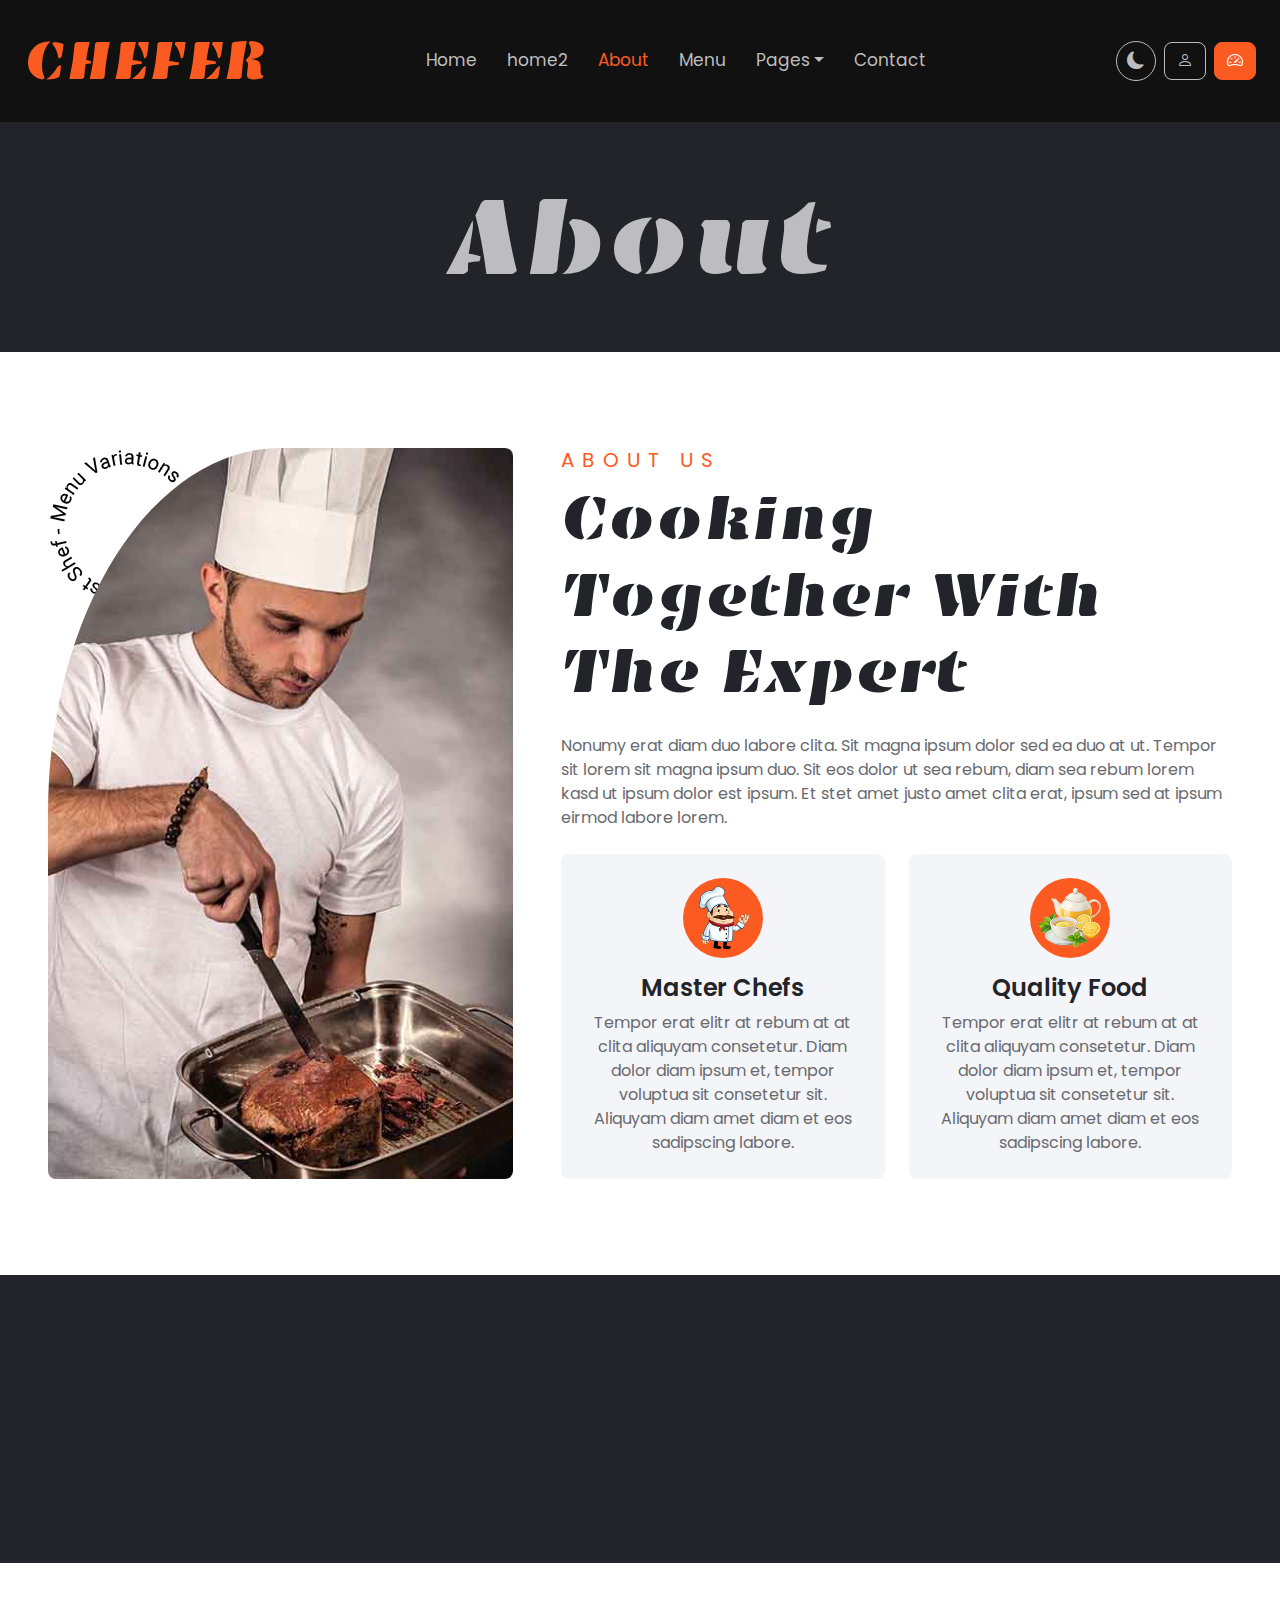
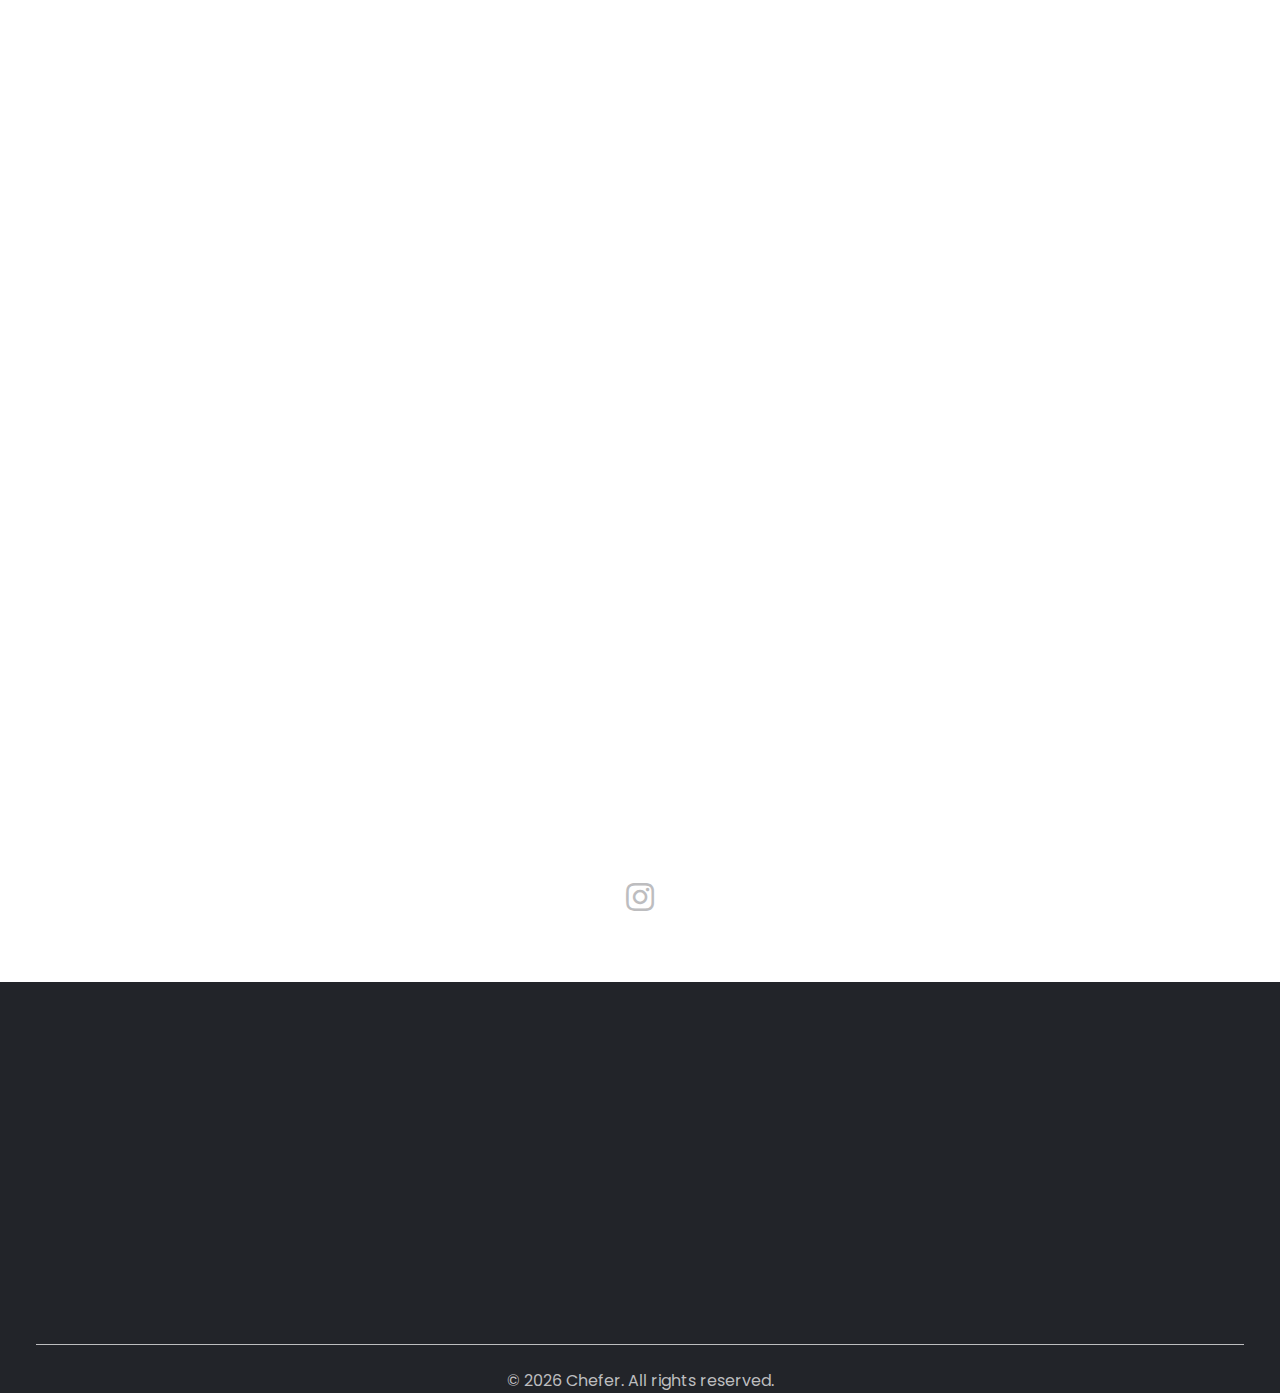
<file: about.html>
<!DOCTYPE html>
<html lang="en">

<head>
    <meta charset="utf-8">
    <title>CHEFER - Chef Website Template</title>
    <meta content="width=device-width, initial-scale=1.0" name="viewport">
    <meta content="Free HTML Templates" name="keywords">
    <meta content="Free HTML Templates" name="description">

    <!-- Favicon -->
    <link href="img/favicon.png" rel="icon">

    <!-- Google Web Fonts -->
    <link rel="preconnect" href="https://fonts.googleapis.com">
    <link rel="preconnect" href="https://fonts.gstatic.com" crossorigin>
    <link href="https://fonts.googleapis.com/css2?family=Emblema+One&family=Poppins:wght@400;600&display=swap"
        rel="stylesheet">

    <!-- Icon Font Stylesheet -->
    <link href="https://cdnjs.cloudflare.com/ajax/libs/font-awesome/5.15.0/css/all.min.css" rel="stylesheet">
    <link href="https://cdn.jsdelivr.net/npm/bootstrap-icons@1.4.1/font/bootstrap-icons.css" rel="stylesheet">

    <!-- Libraries Stylesheet -->
    <link href="lib/animate/animate.min.css" rel="stylesheet">
    <link href="lib/owlcarousel/assets/owl.carousel.min.css" rel="stylesheet">

    <!-- Customized Bootstrap Stylesheet -->
    <link href="css/bootstrap.min.css" rel="stylesheet">

    <!-- Template Stylesheet -->
    <link href="css/style.css" rel="stylesheet">
</head>

<body>
    <!-- Spinner Start -->
    <div id="spinner"
        class="show bg-dark position-fixed translate-middle w-100 vh-100 top-50 start-50 d-flex align-items-center justify-content-center">
        <div class="spinner-border text-primary" role="status" style="width: 3rem; height: 3rem;"></div>
    </div>
    <!-- Spinner End -->


    <!-- Header Start -->
    <nav class="navbar navbar-expand-lg navbar-dark p-2 px-lg-4" style="background: #111111;">
        <a href="index.html" class="navbar-brand">
            <h1 class="m-0 display-4 text-primary text-uppercase">Chefer</h1>
        </a>
        <button type="button" class="navbar-toggler" data-bs-toggle="collapse" data-bs-target="#navbarCollapse">
            <span class="navbar-toggler-icon"></span>
        </button>
        <div class="collapse navbar-collapse justify-content-between" id="navbarCollapse">
            <div class="navbar-nav mx-auto py-0">
                <a href="index.html" class="nav-item nav-link">Home</a>
                <a href="team.html" class="nav-item nav-link">home2</a>
                <a href="about.html" class="nav-item nav-link active">About</a>
                <a href="menu.html" class="nav-item nav-link">Menu</a>


                <div class="nav-item dropdown">
                    <a href="#" class="nav-link dropdown-toggle" data-bs-toggle="dropdown">Pages</a>
                    <div class="dropdown-menu rounded-0 m-0">
                        <a href="feature.html" class="dropdown-item">Features</a>
                        <a href="blog.html" class="dropdown-item">Blog Post</a>
                        <a href="testimonial.html" class="dropdown-item">Testimonial</a>
                        <a href="404.html" class="dropdown-item">404 Error</a>
                    </div>
                </div>
                <a href="contact.html" class="nav-item nav-link">Contact</a>
            </div>
            <div class="theme-toggle-mobile">
                <button class="btn theme-toggle-btn" aria-label="Toggle dark mode">
                    <i class="bi bi-moon-fill"></i>
                </button>
                <span>Theme</span>
            </div>
            <div class="d-flex d-lg-none align-items-center gap-2 py-2">
                <a class="btn btn-outline-secondary" href="login.html">
                    <i class="bi bi-person me-1"></i> Profile
                </a>
                <a class="btn btn-primary" href="dashboard.html">
                    <i class="bi bi-speedometer2 me-1"></i> Dashboard
                </a>
            </div>
            <div class="d-none d-lg-flex align-items-center py-2">
                <button class="btn theme-toggle-btn ms-3" aria-label="Toggle dark mode">
                    <i class="bi bi-moon-fill"></i>
                </button>
                <a class="btn btn-outline-secondary ms-2" href="login.html">
                    <i class="bi bi-person"></i>
                </a>
                <a class="btn btn-primary ms-2" href="dashboard.html">
                    <i class="bi bi-speedometer2"></i>
                </a>
            </div>
        </div>
    </nav>
    <!-- Header End -->


    <!-- Hero Start -->
    <div class="container-fluid p-5 mb-5 bg-dark text-secondary">
        <div class="container wow fadeIn" data-wow-delay="0.1s">
            <h1 class="display-1 text-secondary text-center mb-0">About</h1>
        </div>
    </div>
    <!-- Hero End -->


    <!-- About Start -->
    <div class="container-fluid p-5">
        <div class="row gx-5">
            <div class="col-lg-5 mb-5 mb-lg-0 wow fadeIn" data-wow-delay="0.1s" style="min-height: 500px;">
                <div class="position-relative h-100">
                    <div class="position-absolute top-0 start-0 animate-rotate" style="width: 160px; height: 160px;">
                        <img class="img-fluid" src="img/about-round.jpg" alt="">
                    </div>
                    <img class="position-absolute w-100 h-100 rounded-circle rounded-bottom rounded-end"
                        src="img/about.jpg" style="object-fit: cover;">
                </div>
            </div>
            <div class="col-lg-7">
                <div class="mb-4 wow fadeIn" data-wow-delay="0.2s">
                    <h5 class="section-title">About Us</h5>
                    <h1 class="display-3 mb-0">Cooking Together With The Expert</h1>
                </div>
                <p class="mb-4 wow fadeIn" data-wow-delay="0.3s">Nonumy erat diam duo labore clita. Sit magna ipsum
                    dolor sed ea duo at ut. Tempor sit
                    lorem sit magna ipsum duo. Sit eos dolor ut sea rebum, diam sea rebum lorem kasd ut ipsum dolor est
                    ipsum. Et stet amet justo amet clita erat, ipsum sed at ipsum eirmod labore lorem.</p>
                <div class="row">
                    <div class="col-sm-6 wow fadeIn" data-wow-delay="0.4s">
                        <div class="bg-light rounded p-4 text-center">
                            <img class="img-fluid bg-primary rounded-circle mb-3" src="img/feature-1.png"
                                style="width: 80px; height: 80px;">
                            <h4>Master Chefs</h4>
                            <p class="mb-0">Tempor erat elitr at rebum at at clita aliquyam consetetur. Diam dolor diam
                                ipsum et, tempor voluptua sit consetetur sit. Aliquyam diam amet diam et eos sadipscing
                                labore.</p>
                        </div>
                    </div>
                    <div class="col-sm-6 wow fadeIn" data-wow-delay="0.5s">
                        <div class="bg-light rounded p-4 text-center">
                            <img class="img-fluid bg-primary rounded-circle mb-3" src="img/feature-3.png"
                                style="width: 80px; height: 80px;">
                            <h4>Quality Food</h4>
                            <p class="mb-0">Tempor erat elitr at rebum at at clita aliquyam consetetur. Diam dolor diam
                                ipsum et, tempor voluptua sit consetetur sit. Aliquyam diam amet diam et eos sadipscing
                                labore.</p>
                        </div>
                    </div>
                </div>
            </div>
        </div>
    </div>
    <!-- About End -->


    <!-- Facts Start -->
    <div class="container-fluid bg-dark facts p-5 my-5">
        <div class="row gx-5 gy-4 py-5">
            <div class="col-lg-3 col-md-6 wow fadeIn" data-wow-delay="0.1s">
                <div class="d-flex">
                    <div class="rounded-circle d-flex align-items-center justify-content-center mb-3"
                        style="width: 80px; height: 80px; background: #111111;">
                        <i class="fa fa-star fs-4 text-primary"></i>
                    </div>
                    <div class="ps-4">
                        <h5 class="text-white">Years</h5>
                        <h1 class="display-5 text-secondary mb-0" data-toggle="counter-up">1234</h1>
                    </div>
                </div>
            </div>
            <div class="col-lg-3 col-md-6 wow fadeIn" data-wow-delay="0.2s">
                <div class="d-flex">
                    <div class="rounded-circle d-flex align-items-center justify-content-center mb-3"
                        style="width: 80px; height: 80px; background: #111111;">
                        <i class="fa fa-users fs-4 text-primary"></i>
                    </div>
                    <div class="ps-4">
                        <h5 class="text-white">Clients</h5>
                        <h1 class="display-5 text-secondary mb-0" data-toggle="counter-up">1234</h1>
                    </div>
                </div>
            </div>
            <div class="col-lg-3 col-md-6 wow fadeIn" data-wow-delay="0.3s">
                <div class="d-flex">
                    <div class="rounded-circle d-flex align-items-center justify-content-center mb-3"
                        style="width: 80px; height: 80px; background: #111111;">
                        <i class="fa fa-check fs-4 text-primary"></i>
                    </div>
                    <div class="ps-4">
                        <h5 class="text-white">Awards</h5>
                        <h1 class="display-5 text-secondary mb-0" data-toggle="counter-up">1234</h1>
                    </div>
                </div>
            </div>
            <div class="col-lg-3 col-md-6 wow fadeIn" data-wow-delay="0.4s">
                <div class="d-flex">
                    <div class="rounded-circle d-flex align-items-center justify-content-center mb-3"
                        style="width: 80px; height: 80px; background: #111111;">
                        <i class="fa fa-mug-hot fs-4 text-primary"></i>
                    </div>
                    <div class="ps-4">
                        <h5 class="text-white">Events</h5>
                        <h1 class="display-5 text-secondary mb-0" data-toggle="counter-up">1234</h1>
                    </div>
                </div>
            </div>
        </div>
    </div>
    <!-- Facts End -->


    <!-- Team Start -->
    <div class="container-fluid p-5">
        <div class="mb-5 text-center wow fadeIn" data-wow-delay="0.1s" style="max-width: 700px; margin: auto;">
            <h5 class="section-title">Expert Chefs</h5>
            <h1 class="display-3 mb-0">Let's Meet The Expert</h1>
        </div>
        <div class="row g-5">
            <div class="col-lg-4 col-md-6 wow fadeIn" data-wow-delay="0.1s">
                <div class="team-item position-relative">
                    <div class="position-relative overflow-hidden rounded-circle rounded-bottom rounded-end">
                        <img class="img-fluid w-100" src="img/team-1.jpg" alt="">
                        <div class="team-overlay">
                            <div class="d-flex align-items-center justify-content-start">
                                <a class="btn btn-light btn-square rounded-circle mx-1" href="#"><i
                                        class="fab fa-twitter"></i></a>
                                <a class="btn btn-light btn-square rounded-circle mx-1" href="#"><i
                                        class="fab fa-facebook-f"></i></a>
                                <a class="btn btn-light btn-square rounded-circle mx-1" href="#"><i
                                        class="fab fa-linkedin-in"></i></a>
                            </div>
                        </div>
                    </div>
                    <div class="position-absolute start-0 bottom-0 d-flex flex-column justify-content-center w-100 rounded-bottom text-center"
                        style="height: 100px; background: rgba(34, 36, 41, .9);">
                        <h5 class="text-light">John Deo</h5>
                        <p class="small text-uppercase text-secondary m-0" style="letter-spacing: 3px;">Master Chef</p>
                    </div>
                </div>
            </div>
            <div class="col-lg-4 col-md-6 wow fadeIn" data-wow-delay="0.3s">
                <div class="team-item position-relative">
                    <div class="position-relative overflow-hidden rounded-circle rounded-bottom rounded-end">
                        <img class="img-fluid w-100" src="img/team-2.jpg" alt="">
                        <div class="team-overlay">
                            <div class="d-flex align-items-center justify-content-start">
                                <a class="btn btn-light btn-square rounded-circle mx-1" href="#"><i
                                        class="fab fa-twitter"></i></a>
                                <a class="btn btn-light btn-square rounded-circle mx-1" href="#"><i
                                        class="fab fa-facebook-f"></i></a>
                                <a class="btn btn-light btn-square rounded-circle mx-1" href="#"><i
                                        class="fab fa-linkedin-in"></i></a>
                            </div>
                        </div>
                    </div>
                    <div class="position-absolute start-0 bottom-0 d-flex flex-column justify-content-center w-100 rounded-bottom text-center"
                        style="height: 100px; background: rgba(34, 36, 41, .9);">
                        <h5 class="text-light">John Deo</h5>
                        <p class="small text-uppercase text-secondary m-0" style="letter-spacing: 3px;">Assistant</p>
                    </div>
                </div>
            </div>
            <div class="col-lg-4 col-md-6 wow fadeIn" data-wow-delay="0.5s">
                <div class="team-item position-relative">
                    <div class="position-relative overflow-hidden rounded-circle rounded-bottom rounded-end">
                        <img class="img-fluid w-100" src="img/team-3.jpg" alt="">
                        <div class="team-overlay">
                            <div class="d-flex align-items-center justify-content-start">
                                <a class="btn btn-light btn-square rounded-circle mx-1" href="#"><i
                                        class="fab fa-twitter"></i></a>
                                <a class="btn btn-light btn-square rounded-circle mx-1" href="#"><i
                                        class="fab fa-facebook-f"></i></a>
                                <a class="btn btn-light btn-square rounded-circle mx-1" href="#"><i
                                        class="fab fa-linkedin-in"></i></a>
                            </div>
                        </div>
                    </div>
                    <div class="position-absolute start-0 bottom-0 d-flex flex-column justify-content-center w-100 rounded-bottom text-center"
                        style="height: 100px; background: rgba(34, 36, 41, .9);">
                        <h5 class="text-light">John Deo</h5>
                        <p class="small text-uppercase text-secondary m-0" style="letter-spacing: 3px;">Assistant</p>
                    </div>
                </div>
            </div>
        </div>
    </div>
    <!-- Team End -->


    <!-- Instagram Start -->
    <div class="container-fluid position-relative instagram p-0 mt-5">
        <a href=""
            class="d-flex align-items-center justify-content-center position-absolute top-50 start-50 translate-middle bg-white rounded-circle"
            style="width: 100px; height: 100px; z-index: 1;">
            <i class="fab fa-instagram fa-2x text-secondary"></i>
        </a>
        <div class="row g-0">
            <div class="col-lg-2 col-md-3 col-sm-4 wow fadeIn" data-wow-delay="0.1s">
                <img class="img-fluid" src="img/menu-2.jpg" alt="">
            </div>
            <div class="col-lg-2 col-md-3 col-sm-4 wow fadeIn" data-wow-delay="0.2s">
                <img class="img-fluid" src="img/menu-3.jpg" alt="">
            </div>
            <div class="col-lg-2 col-md-3 col-sm-4 wow fadeIn" data-wow-delay="0.3s">
                <img class="img-fluid" src="img/menu-4.jpg" alt="">
            </div>
            <div class="col-lg-2 col-md-3 col-sm-4 wow fadeIn" data-wow-delay="0.4s">
                <img class="img-fluid" src="img/menu-5.jpg" alt="">
            </div>
            <div class="col-lg-2 col-md-3 col-sm-4 wow fadeIn" data-wow-delay="0.5s">
                <img class="img-fluid" src="img/menu-6.jpg" alt="">
            </div>
            <div class="col-lg-2 col-md-3 col-sm-4 wow fadeIn" data-wow-delay="0.6s">
                <img class="img-fluid" src="img/menu-7.jpg" alt="">
            </div>
        </div>
    </div>
    <!-- Instagram End -->


    <!-- Footer Start -->
    <div class="container-fluid bg-dark text-secondary px-5">
        <div class="row gx-5 wow fadeIn" data-wow-delay="0.1s">
            <!-- Column 1: Logo -->
            <div class="col-lg-3 col-md-6 pt-5 mb-5">
                <a href="index.html" style="text-decoration: none;">
                    <h2 class="text-primary text-uppercase mb-4" style="font-family: 'Emblema One', system-ui;">Chefer
                    </h2>
                </a>
                <p class="mb-4">Experience culinary excellence with our master chefs and exquisite dishes.</p>
                <div class="d-flex">
                    <a class="btn btn-primary btn-square rounded-circle me-2" href="#"><i
                            class="fab fa-twitter"></i></a>
                    <a class="btn btn-primary btn-square rounded-circle me-2" href="#"><i
                            class="fab fa-facebook-f"></i></a>
                    <a class="btn btn-primary btn-square rounded-circle me-2" href="#"><i
                            class="fab fa-linkedin-in"></i></a>
                    <a class="btn btn-primary btn-square rounded-circle" href="#"><i class="fab fa-instagram"></i></a>
                </div>
            </div>

            <!-- Column 2: Get In Touch -->
            <div class="col-lg-3 col-md-6 pt-5 mb-5">
                <h3 class="text-light mb-4">Get In Touch</h3>
                <div class="d-flex mb-2">
                    <i class="bi bi-geo-alt text-primary me-2"></i>
                    <p class="mb-0">123 Street, New York, USA</p>
                </div>
                <div class="d-flex mb-2">
                    <i class="bi bi-envelope-open text-primary me-2"></i>
                    <p class="mb-0">info@example.com</p>
                </div>
                <div class="d-flex mb-2">
                    <i class="bi bi-telephone text-primary me-2"></i>
                    <p class="mb-0">+012 345 67890</p>
                </div>
            </div>

            <!-- Column 3: Quick Links -->
            <div class="col-lg-3 col-md-6 pt-5 mb-5">
                <h3 class="text-light mb-4">Quick Links</h3>
                <div class="d-flex flex-column justify-content-start">
                    <a class="text-secondary mb-2" href="index.html"><i
                            class="bi bi-arrow-right text-primary me-2"></i>Home</a>
                    <a class="text-secondary mb-2" href="about.html"><i
                            class="bi bi-arrow-right text-primary me-2"></i>About Us</a>
                    <a class="text-secondary mb-2" href="menu.html"><i
                            class="bi bi-arrow-right text-primary me-2"></i>Food Menu</a>
                    <a class="text-secondary mb-2" href="team.html"><i
                            class="bi bi-arrow-right text-primary me-2"></i>Our Chefs</a>
                    <a class="text-secondary mb-2" href="blog.html"><i
                            class="bi bi-arrow-right text-primary me-2"></i>Latest Blog</a>
                    <a class="text-secondary" href="contact.html"><i
                            class="bi bi-arrow-right text-primary me-2"></i>Contact Us</a>
                </div>
            </div>

            <!-- Column 4: Opening Hours -->
            <div class="col-lg-3 col-md-6 pt-5 mb-5">
                <h3 class="text-light mb-4">Opening Hours</h3>
                <div class="d-flex flex-column justify-content-start">
                    <p class="text-secondary mb-2"><i class="bi bi-clock text-primary me-2"></i>Monday - Friday</p>
                    <p class="text-secondary mb-2">09:00 AM - 09:00 PM</p>
                    <p class="text-secondary mb-2"><i class="bi bi-clock text-primary me-2"></i>Saturday - Sunday</p>
                    <p class="text-secondary mb-0">10:00 AM - 11:00 PM</p>
                </div>
            </div>
        </div>
        <div class="row border-top border-secondary pt-4 mt-4">
            <div class="col-12 text-center text-secondary">
                &copy; 2026 Chefer. All rights reserved.
            </div>
        </div>
    </div>

    <!-- Footer End -->


    <!-- Back to Top -->
    <a href="#" class="btn btn-dark py-3 fs-4 back-to-top"><i class="bi bi-arrow-up"></i></a>


    <!-- JavaScript Libraries -->
    <script src="https://ajax.googleapis.com/ajax/libs/jquery/3.6.4/jquery.min.js"></script>
    <script src="https://cdn.jsdelivr.net/npm/bootstrap@5.0.0/dist/js/bootstrap.bundle.min.js"></script>
    <script src="lib/wow/wow.min.js"></script>
    <script src="lib/easing/easing.min.js"></script>
    <script src="lib/waypoints/waypoints.min.js"></script>
    <script src="lib/counterup/counterup.min.js"></script>
    <script src="lib/owlcarousel/owl.carousel.min.js"></script>

    <!-- Template Javascript -->
    <script src="js/main.js"></script>
    <script src="js/theme-toggle.js"></script>
</body>

</html>
</file>
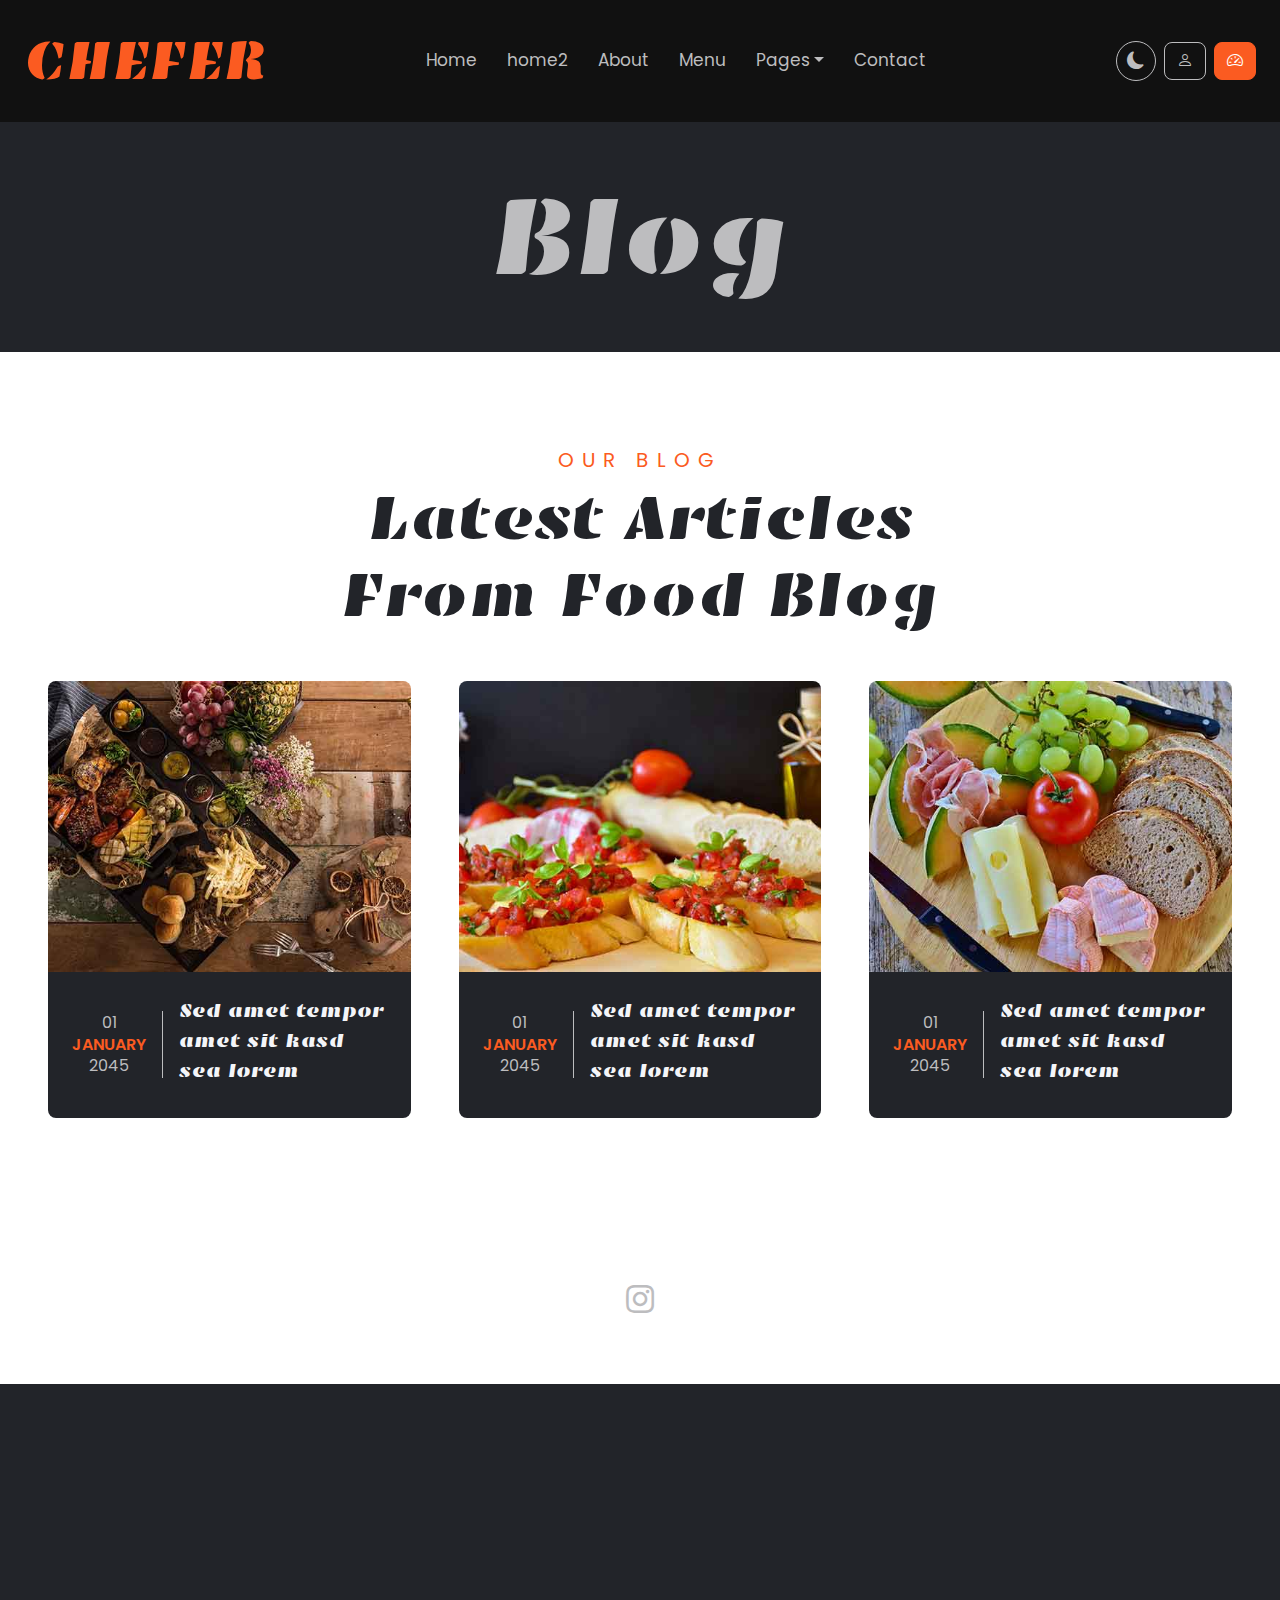
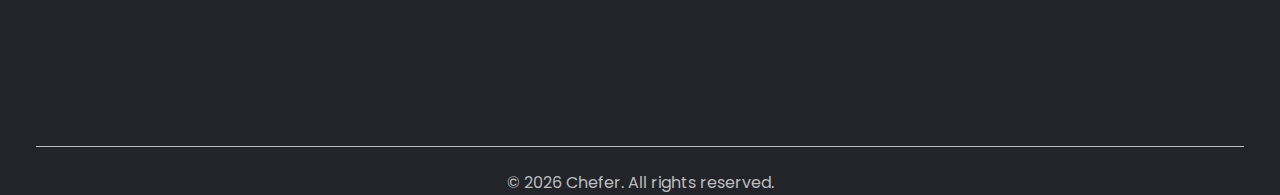
<file: blog.html>
<!DOCTYPE html>
<html lang="en">

<head>
    <meta charset="utf-8">
    <title>CHEFER - Chef Website Template</title>
    <meta content="width=device-width, initial-scale=1.0" name="viewport">
    <meta content="Free HTML Templates" name="keywords">
    <meta content="Free HTML Templates" name="description">

    <!-- Favicon -->
    <link href="img/favicon.png" rel="icon">

    <!-- Google Web Fonts -->
    <link rel="preconnect" href="https://fonts.googleapis.com">
    <link rel="preconnect" href="https://fonts.gstatic.com" crossorigin>
    <link href="https://fonts.googleapis.com/css2?family=Emblema+One&family=Poppins:wght@400;600&display=swap"
        rel="stylesheet">

    <!-- Icon Font Stylesheet -->
    <link href="https://cdnjs.cloudflare.com/ajax/libs/font-awesome/5.15.0/css/all.min.css" rel="stylesheet">
    <link href="https://cdn.jsdelivr.net/npm/bootstrap-icons@1.4.1/font/bootstrap-icons.css" rel="stylesheet">

    <!-- Libraries Stylesheet -->
    <link href="lib/animate/animate.min.css" rel="stylesheet">
    <link href="lib/owlcarousel/assets/owl.carousel.min.css" rel="stylesheet">

    <!-- Customized Bootstrap Stylesheet -->
    <link href="css/bootstrap.min.css" rel="stylesheet">

    <!-- Template Stylesheet -->
    <link href="css/style.css" rel="stylesheet">
</head>

<body>
    <!-- Spinner Start -->
    <div id="spinner"
        class="show bg-dark position-fixed translate-middle w-100 vh-100 top-50 start-50 d-flex align-items-center justify-content-center">
        <div class="spinner-border text-primary" role="status" style="width: 3rem; height: 3rem;"></div>
    </div>
    <!-- Spinner End -->


    <!-- Header Start -->
    <nav class="navbar navbar-expand-lg navbar-dark p-2 px-lg-4" style="background: #111111;">
        <a href="index.html" class="navbar-brand">
            <h1 class="m-0 display-4 text-primary text-uppercase">Chefer</h1>
        </a>
        <button type="button" class="navbar-toggler" data-bs-toggle="collapse" data-bs-target="#navbarCollapse">
            <span class="navbar-toggler-icon"></span>
        </button>
        <div class="collapse navbar-collapse justify-content-between" id="navbarCollapse">
            <div class="navbar-nav mx-auto py-0">
                <a href="index.html" class="nav-item nav-link">Home</a>
                <a href="team.html" class="nav-item nav-link">home2</a>
                <a href="about.html" class="nav-item nav-link">About</a>
                <a href="menu.html" class="nav-item nav-link">Menu</a>


                <div class="nav-item dropdown">
                    <a href="#" class="nav-link dropdown-toggle" data-bs-toggle="dropdown">Pages</a>
                    <div class="dropdown-menu rounded-0 m-0">
                        <a href="feature.html" class="dropdown-item">Features</a>
                        <a href="blog.html" class="dropdown-item active">Blog Post</a>
                        <a href="testimonial.html" class="dropdown-item">Testimonial</a>
                        <a href="404.html" class="dropdown-item">404 Error</a>
                    </div>
                </div>
                <a href="contact.html" class="nav-item nav-link">Contact</a>
            </div>
            <div class="theme-toggle-mobile">
                <button class="btn theme-toggle-btn" aria-label="Toggle dark mode">
                    <i class="bi bi-moon-fill"></i>
                </button>
                <span>Theme</span>
            </div>
            <div class="d-flex d-lg-none align-items-center gap-2 py-2">
                <a class="btn btn-outline-secondary" href="login.html">
                    <i class="bi bi-person me-1"></i> Profile
                </a>
                <a class="btn btn-primary" href="dashboard.html">
                    <i class="bi bi-speedometer2 me-1"></i> Dashboard
                </a>
            </div>
            <div class="d-none d-lg-flex align-items-center py-2">
                <button class="btn theme-toggle-btn ms-3" aria-label="Toggle dark mode">
                    <i class="bi bi-moon-fill"></i>
                </button>
                <a class="btn btn-outline-secondary ms-2" href="login.html">
                    <i class="bi bi-person"></i>
                </a>
                <a class="btn btn-primary ms-2" href="dashboard.html">
                    <i class="bi bi-speedometer2"></i>
                </a>
            </div>
        </div>
    </nav>
    <!-- Header End -->


    <!-- Hero Start -->
    <div class="container-fluid p-5 mb-5 bg-dark text-secondary">
        <div class="container wow fadeIn" data-wow-delay="0.1s">
            <h1 class="display-1 text-secondary text-center mb-0">Blog</h1>
        </div>
    </div>
    <!-- Hero End -->


    <!-- Blog Start -->
    <div class="container-fluid p-5">
        <div class="mb-5 text-center wow fadeIn" data-wow-delay="0.1s" style="max-width: 700px; margin: auto;">
            <h5 class="section-title">Our Blog</h5>
            <h1 class="display-3 mb-0">Latest Articles From Food Blog</h1>
        </div>
        <div class="row g-5">
            <div class="col-lg-4 col-md-6 wow fadeIn" data-wow-delay="0.1s">
                <div class="blog-item">
                    <div class="position-relative overflow-hidden rounded-top">
                        <img class="img-fluid" src="img/menu-3.jpg" alt="">
                    </div>
                    <div class="bg-dark d-flex align-items-center rounded-bottom p-4">
                        <div class="flex-shrink-0 text-center text-secondary border-end border-secondary pe-3 me-3">
                            <span>01</span>
                            <h6 class="text-primary text-uppercase mb-0">January</h6>
                            <span>2045</span>
                        </div>
                        <a class="h5 lh-base text-light" href="">Sed amet tempor amet sit kasd sea lorem</h4></a>
                    </div>
                </div>
            </div>
            <div class="col-lg-4 col-md-6 wow fadeIn" data-wow-delay="0.3s">
                <div class="blog-item">
                    <div class="position-relative overflow-hidden rounded-top">
                        <img class="img-fluid" src="img/menu-5.jpg" alt="">
                    </div>
                    <div class="bg-dark d-flex align-items-center rounded-bottom p-4">
                        <div class="flex-shrink-0 text-center text-secondary border-end border-secondary pe-3 me-3">
                            <span>01</span>
                            <h6 class="text-primary text-uppercase mb-0">January</h6>
                            <span>2045</span>
                        </div>
                        <a class="h5 lh-base text-light" href="">Sed amet tempor amet sit kasd sea lorem</h4></a>
                    </div>
                </div>
            </div>
            <div class="col-lg-4 col-md-6 wow fadeIn" data-wow-delay="0.5s">
                <div class="blog-item">
                    <div class="position-relative overflow-hidden rounded-top">
                        <img class="img-fluid" src="img/menu-7.jpg" alt="">
                    </div>
                    <div class="bg-dark d-flex align-items-center rounded-bottom p-4">
                        <div class="flex-shrink-0 text-center text-secondary border-end border-secondary pe-3 me-3">
                            <span>01</span>
                            <h6 class="text-primary text-uppercase mb-0">January</h6>
                            <span>2045</span>
                        </div>
                        <a class="h5 lh-base text-light" href="">Sed amet tempor amet sit kasd sea lorem</h4></a>
                    </div>
                </div>
            </div>
        </div>
    </div>
    <!-- Blog End -->


    <!-- Instagram Start -->
    <div class="container-fluid position-relative instagram p-0 mt-5">
        <a href=""
            class="d-flex align-items-center justify-content-center position-absolute top-50 start-50 translate-middle bg-white rounded-circle"
            style="width: 100px; height: 100px; z-index: 1;">
            <i class="fab fa-instagram fa-2x text-secondary"></i>
        </a>
        <div class="row g-0">
            <div class="col-lg-2 col-md-3 col-sm-4 wow fadeIn" data-wow-delay="0.1s">
                <img class="img-fluid" src="img/menu-2.jpg" alt="">
            </div>
            <div class="col-lg-2 col-md-3 col-sm-4 wow fadeIn" data-wow-delay="0.2s">
                <img class="img-fluid" src="img/menu-3.jpg" alt="">
            </div>
            <div class="col-lg-2 col-md-3 col-sm-4 wow fadeIn" data-wow-delay="0.3s">
                <img class="img-fluid" src="img/menu-4.jpg" alt="">
            </div>
            <div class="col-lg-2 col-md-3 col-sm-4 wow fadeIn" data-wow-delay="0.4s">
                <img class="img-fluid" src="img/menu-5.jpg" alt="">
            </div>
            <div class="col-lg-2 col-md-3 col-sm-4 wow fadeIn" data-wow-delay="0.5s">
                <img class="img-fluid" src="img/menu-6.jpg" alt="">
            </div>
            <div class="col-lg-2 col-md-3 col-sm-4 wow fadeIn" data-wow-delay="0.6s">
                <img class="img-fluid" src="img/menu-7.jpg" alt="">
            </div>
        </div>
    </div>
    <!-- Instagram End -->


    <!-- Footer Start -->
    <div class="container-fluid bg-dark text-secondary px-5">
        <div class="row gx-5 wow fadeIn" data-wow-delay="0.1s">
            <!-- Column 1: Logo -->
            <div class="col-lg-3 col-md-6 pt-5 mb-5">
                <a href="index.html" style="text-decoration: none;">
                    <h2 class="text-primary text-uppercase mb-4" style="font-family: 'Emblema One', system-ui;">Chefer
                    </h2>
                </a>
                <p class="mb-4">Experience culinary excellence with our master chefs and exquisite dishes.</p>
                <div class="d-flex">
                    <a class="btn btn-primary btn-square rounded-circle me-2" href="#"><i
                            class="fab fa-twitter"></i></a>
                    <a class="btn btn-primary btn-square rounded-circle me-2" href="#"><i
                            class="fab fa-facebook-f"></i></a>
                    <a class="btn btn-primary btn-square rounded-circle me-2" href="#"><i
                            class="fab fa-linkedin-in"></i></a>
                    <a class="btn btn-primary btn-square rounded-circle" href="#"><i class="fab fa-instagram"></i></a>
                </div>
            </div>

            <!-- Column 2: Get In Touch -->
            <div class="col-lg-3 col-md-6 pt-5 mb-5">
                <h3 class="text-light mb-4">Get In Touch</h3>
                <div class="d-flex mb-2">
                    <i class="bi bi-geo-alt text-primary me-2"></i>
                    <p class="mb-0">123 Street, New York, USA</p>
                </div>
                <div class="d-flex mb-2">
                    <i class="bi bi-envelope-open text-primary me-2"></i>
                    <p class="mb-0">info@example.com</p>
                </div>
                <div class="d-flex mb-2">
                    <i class="bi bi-telephone text-primary me-2"></i>
                    <p class="mb-0">+012 345 67890</p>
                </div>
            </div>

            <!-- Column 3: Quick Links -->
            <div class="col-lg-3 col-md-6 pt-5 mb-5">
                <h3 class="text-light mb-4">Quick Links</h3>
                <div class="d-flex flex-column justify-content-start">
                    <a class="text-secondary mb-2" href="index.html"><i
                            class="bi bi-arrow-right text-primary me-2"></i>Home</a>
                    <a class="text-secondary mb-2" href="about.html"><i
                            class="bi bi-arrow-right text-primary me-2"></i>About Us</a>
                    <a class="text-secondary mb-2" href="menu.html"><i
                            class="bi bi-arrow-right text-primary me-2"></i>Food Menu</a>
                    <a class="text-secondary mb-2" href="team.html"><i
                            class="bi bi-arrow-right text-primary me-2"></i>Our Chefs</a>
                    <a class="text-secondary mb-2" href="blog.html"><i
                            class="bi bi-arrow-right text-primary me-2"></i>Latest Blog</a>
                    <a class="text-secondary" href="contact.html"><i
                            class="bi bi-arrow-right text-primary me-2"></i>Contact Us</a>
                </div>
            </div>

            <!-- Column 4: Opening Hours -->
            <div class="col-lg-3 col-md-6 pt-5 mb-5">
                <h3 class="text-light mb-4">Opening Hours</h3>
                <div class="d-flex flex-column justify-content-start">
                    <p class="text-secondary mb-2"><i class="bi bi-clock text-primary me-2"></i>Monday - Friday</p>
                    <p class="text-secondary mb-2">09:00 AM - 09:00 PM</p>
                    <p class="text-secondary mb-2"><i class="bi bi-clock text-primary me-2"></i>Saturday - Sunday</p>
                    <p class="text-secondary mb-0">10:00 AM - 11:00 PM</p>
                </div>
            </div>
        </div>
        <div class="row border-top border-secondary pt-4 mt-4">
            <div class="col-12 text-center text-secondary">
                &copy; 2026 Chefer. All rights reserved.
            </div>
        </div>
    </div>

    <!-- Footer End -->


    <!-- Back to Top -->
    <a href="#" class="btn btn-dark py-3 fs-4 back-to-top"><i class="bi bi-arrow-up"></i></a>


    <!-- JavaScript Libraries -->
    <script src="https://ajax.googleapis.com/ajax/libs/jquery/3.6.4/jquery.min.js"></script>
    <script src="https://cdn.jsdelivr.net/npm/bootstrap@5.0.0/dist/js/bootstrap.bundle.min.js"></script>
    <script src="lib/wow/wow.min.js"></script>
    <script src="lib/easing/easing.min.js"></script>
    <script src="lib/waypoints/waypoints.min.js"></script>
    <script src="lib/counterup/counterup.min.js"></script>
    <script src="lib/owlcarousel/owl.carousel.min.js"></script>

    <!-- Template Javascript -->
    <script src="js/main.js"></script>
    <script src="js/theme-toggle.js"></script>
</body>

</html>
</file>
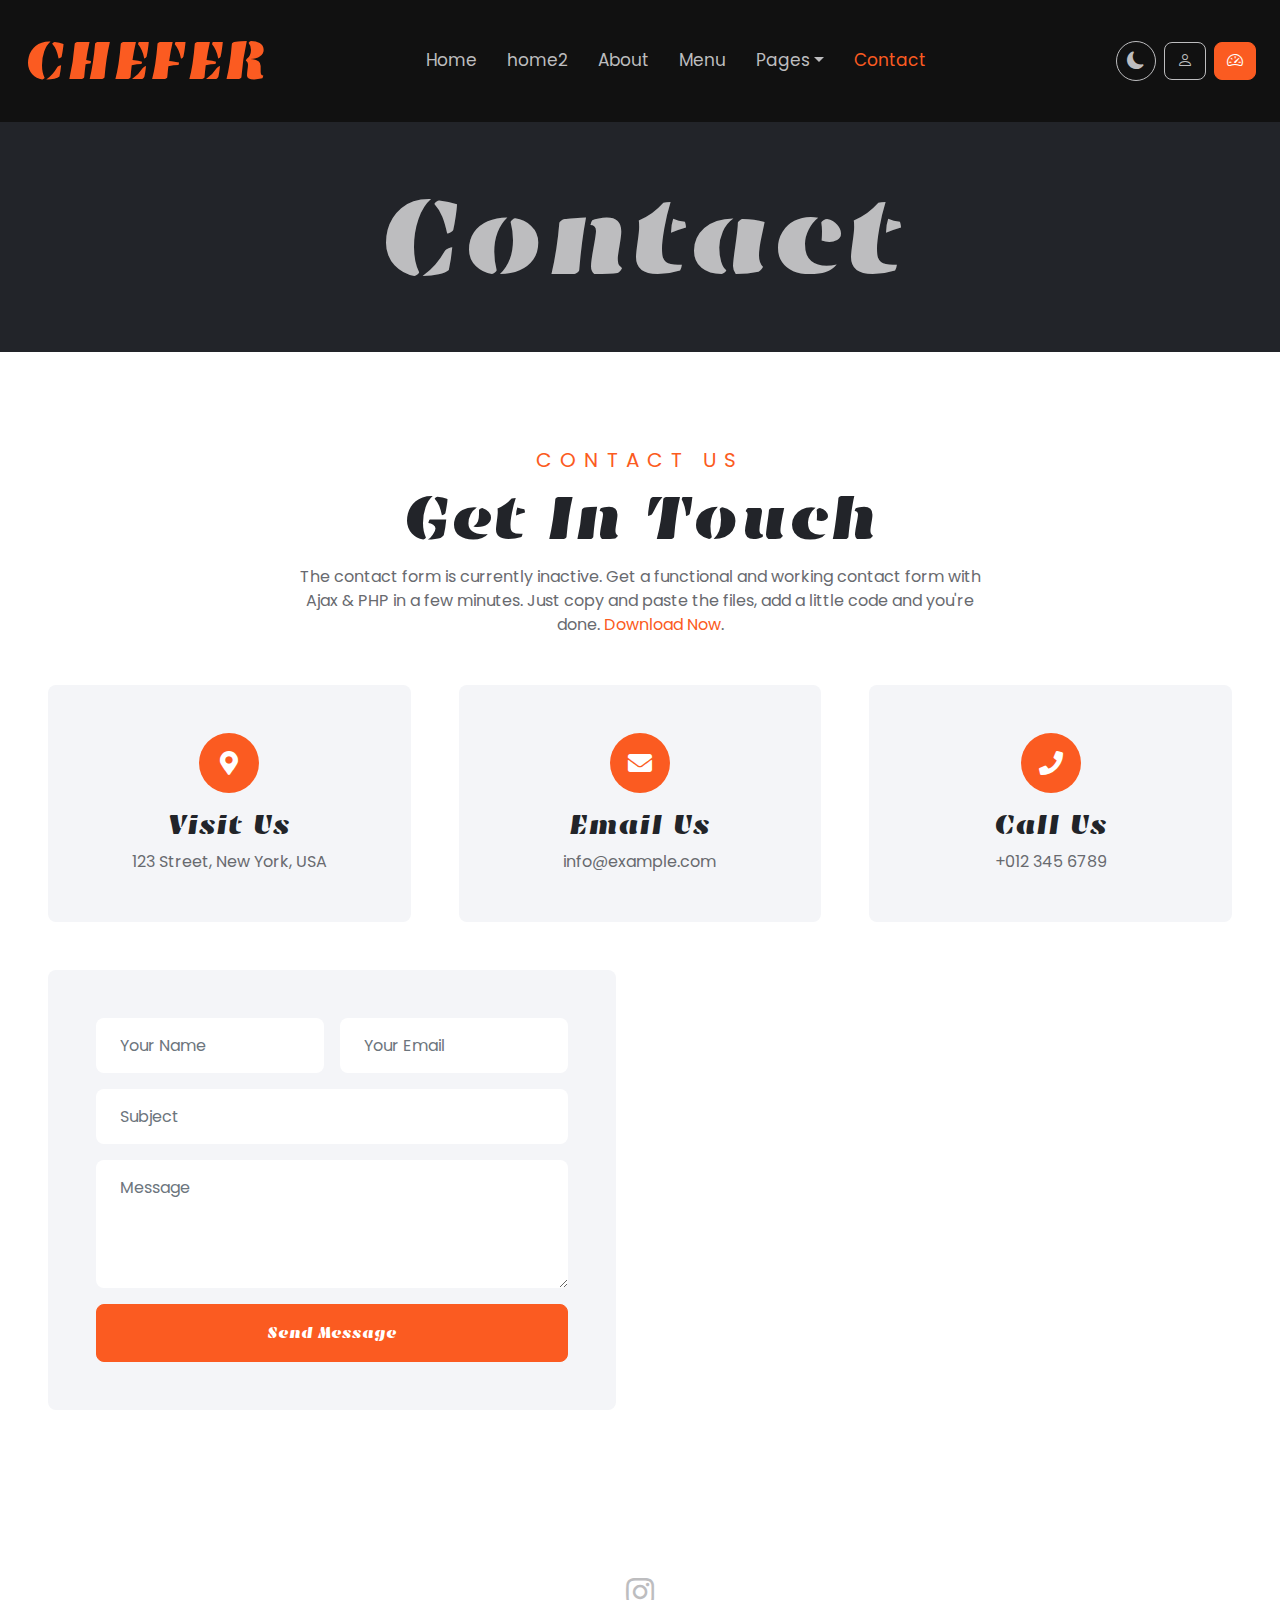
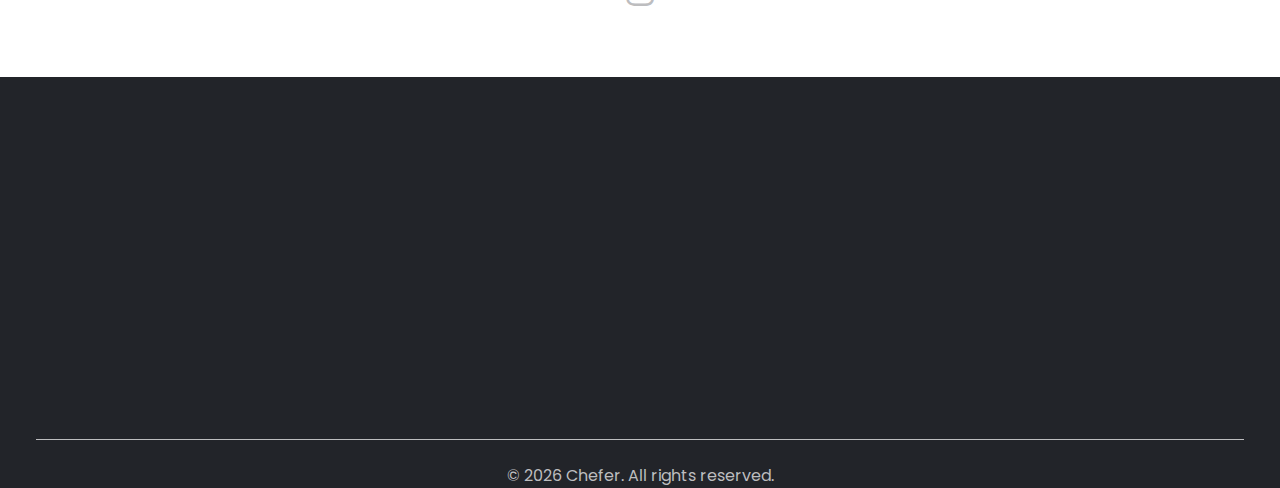
<file: contact.html>
<!DOCTYPE html>
<html lang="en">

<head>
    <meta charset="utf-8">
    <title>CHEFER - Chef Website Template</title>
    <meta content="width=device-width, initial-scale=1.0" name="viewport">
    <meta content="Free HTML Templates" name="keywords">
    <meta content="Free HTML Templates" name="description">

    <!-- Favicon -->
    <link href="img/favicon.png" rel="icon">

    <!-- Google Web Fonts -->
    <link rel="preconnect" href="https://fonts.googleapis.com">
    <link rel="preconnect" href="https://fonts.gstatic.com" crossorigin>
    <link href="https://fonts.googleapis.com/css2?family=Emblema+One&family=Poppins:wght@400;600&display=swap"
        rel="stylesheet">

    <!-- Icon Font Stylesheet -->
    <link href="https://cdnjs.cloudflare.com/ajax/libs/font-awesome/5.15.0/css/all.min.css" rel="stylesheet">
    <link href="https://cdn.jsdelivr.net/npm/bootstrap-icons@1.4.1/font/bootstrap-icons.css" rel="stylesheet">

    <!-- Libraries Stylesheet -->
    <link href="lib/animate/animate.min.css" rel="stylesheet">
    <link href="lib/owlcarousel/assets/owl.carousel.min.css" rel="stylesheet">

    <!-- Customized Bootstrap Stylesheet -->
    <link href="css/bootstrap.min.css" rel="stylesheet">

    <!-- Template Stylesheet -->
    <link href="css/style.css" rel="stylesheet">
</head>

<body>
    <!-- Spinner Start -->
    <div id="spinner"
        class="show bg-dark position-fixed translate-middle w-100 vh-100 top-50 start-50 d-flex align-items-center justify-content-center">
        <div class="spinner-border text-primary" role="status" style="width: 3rem; height: 3rem;"></div>
    </div>
    <!-- Spinner End -->


    <!-- Header Start -->
    <nav class="navbar navbar-expand-lg navbar-dark p-2 px-lg-4" style="background: #111111;">
        <a href="index.html" class="navbar-brand">
            <h1 class="m-0 display-4 text-primary text-uppercase">Chefer</h1>
        </a>
        <button type="button" class="navbar-toggler" data-bs-toggle="collapse" data-bs-target="#navbarCollapse">
            <span class="navbar-toggler-icon"></span>
        </button>
        <div class="collapse navbar-collapse justify-content-between" id="navbarCollapse">
            <div class="navbar-nav mx-auto py-0">
                <a href="index.html" class="nav-item nav-link">Home</a>
                <a href="team.html" class="nav-item nav-link">home2</a>
                <a href="about.html" class="nav-item nav-link">About</a>
                <a href="menu.html" class="nav-item nav-link">Menu</a>

                <div class="nav-item dropdown">
                    <a href="#" class="nav-link dropdown-toggle" data-bs-toggle="dropdown">Pages</a>
                    <div class="dropdown-menu rounded-0 m-0">
                        <a href="feature.html" class="dropdown-item">Features</a>
                        <a href="blog.html" class="dropdown-item">Blog Post</a>
                        <a href="testimonial.html" class="dropdown-item">Testimonial</a>
                        <a href="404.html" class="dropdown-item">404 Error</a>
                    </div>
                </div>
                <a href="contact.html" class="nav-item nav-link active">Contact</a>
            </div>
            <div class="theme-toggle-mobile">
                <button class="btn theme-toggle-btn" aria-label="Toggle dark mode">
                    <i class="bi bi-moon-fill"></i>
                </button>
                <span>Theme</span>
            </div>
            <div class="d-flex d-lg-none align-items-center gap-2 py-2">
                <a class="btn btn-outline-secondary" href="login.html">
                    <i class="bi bi-person me-1"></i> Profile
                </a>
                <a class="btn btn-primary" href="dashboard.html">
                    <i class="bi bi-speedometer2 me-1"></i> Dashboard
                </a>
            </div>
            <div class="d-none d-lg-flex align-items-center py-2">
                <button class="btn theme-toggle-btn ms-3" aria-label="Toggle dark mode">
                    <i class="bi bi-moon-fill"></i>
                </button>
                <a class="btn btn-outline-secondary ms-2" href="login.html">
                    <i class="bi bi-person"></i>
                </a>
                <a class="btn btn-primary ms-2" href="dashboard.html">
                    <i class="bi bi-speedometer2"></i>
                </a>
            </div>
        </div>
    </nav>
    <!-- Header End -->


    <!-- Hero Start -->
    <div class="container-fluid p-5 mb-5 bg-dark text-secondary">
        <div class="container wow fadeIn" data-wow-delay="0.1s">
            <h1 class="display-1 text-secondary text-center mb-0">Contact</h1>
        </div>
    </div>
    <!-- Hero End -->


    <!-- Contact Start -->
    <div class="container-fluid p-5">
        <div class="mb-5 text-center wow fadeIn" data-wow-delay="0.1s" style="max-width: 700px; margin: auto;">
            <h5 class="section-title">Contact Us</h5>
            <h1 class="display-3">Get In Touch</h1>
            <p class="mb-4">The contact form is currently inactive. Get a functional and working contact form with Ajax
                & PHP in a few minutes. Just copy and paste the files, add a little code and you're done. <a
                    href="https://htmlcodex.com/contact-form">Download Now</a>.</p>
        </div>
        <div class="row g-5 mb-5">
            <div class="col-lg-4">
                <div class="d-flex flex-column align-items-center bg-light rounded text-center py-5 px-3">
                    <div class="bg-primary rounded-circle d-flex align-items-center justify-content-center mb-3"
                        style="width: 60px; height: 60px;">
                        <i class="fa fa-map-marker-alt fs-4 text-white"></i>
                    </div>
                    <h3>Visit Us</h3>
                    <p class="mb-0">123 Street, New York, USA</p>
                </div>
            </div>
            <div class="col-lg-4">
                <div class="d-flex flex-column align-items-center bg-light rounded text-center py-5 px-3">
                    <div class="bg-primary rounded-circle d-flex align-items-center justify-content-center mb-3"
                        style="width: 60px; height: 60px;">
                        <i class="fa fa-envelope fs-4 text-white"></i>
                    </div>
                    <h3>Email Us</h3>
                    <p class="mb-0">info@example.com</p>
                </div>
            </div>
            <div class="col-lg-4">
                <div class="d-flex flex-column align-items-center bg-light rounded text-center py-5 px-3">
                    <div class="bg-primary rounded-circle d-flex align-items-center justify-content-center mb-3"
                        style="width: 60px; height: 60px;">
                        <i class="fa fa-phone fs-4 text-white"></i>
                    </div>
                    <h3>Call Us</h3>
                    <p class="mb-0">+012 345 6789</p>
                </div>
            </div>
        </div>
        <div class="row g-5">
            <div class="col-lg-6">
                <div class="bg-light rounded h-100 p-5">
                    <form>
                        <div class="row g-3">
                            <div class="col-6">
                                <input type="text" class="form-control bg-white border-0 px-4" placeholder="Your Name"
                                    style="height: 55px;">
                            </div>
                            <div class="col-6">
                                <input type="email" class="form-control bg-white border-0 px-4" placeholder="Your Email"
                                    style="height: 55px;">
                            </div>
                            <div class="col-12">
                                <input type="text" class="form-control bg-white border-0 px-4" placeholder="Subject"
                                    style="height: 55px;">
                            </div>
                            <div class="col-12">
                                <textarea class="form-control bg-white border-0 px-4 py-3" rows="4"
                                    placeholder="Message"></textarea>
                            </div>
                            <div class="col-12">
                                <button class="btn btn-primary w-100 py-3" type="submit">Send Message</button>
                            </div>
                        </div>
                    </form>
                </div>
            </div>
            <div class="col-lg-6">
                <iframe class="w-100 rounded"
                    src="https://www.google.com/maps/embed?pb=!1m18!1m12!1m3!1d3001156.4288297426!2d-78.01371936852176!3d42.72876761954724!2m3!1f0!2f0!3f0!3m2!1i1024!2i768!4f13.1!3m3!1m2!1s0x4ccc4bf0f123a5a9%3A0xddcfc6c1de189567!2sNew%20York%2C%20USA!5e0!3m2!1sen!2sbd!4v1603794290143!5m2!1sen!2sbd"
                    frameborder="0" style="height: 100%; min-height: 300px; border:0;" allowfullscreen=""
                    aria-hidden="false" tabindex="0"></iframe>
            </div>
        </div>
    </div>
    <!-- Contact End -->


    <!-- Instagram Start -->
    <div class="container-fluid position-relative instagram p-0 mt-5">
        <a href=""
            class="d-flex align-items-center justify-content-center position-absolute top-50 start-50 translate-middle bg-white rounded-circle"
            style="width: 100px; height: 100px; z-index: 1;">
            <i class="fab fa-instagram fa-2x text-secondary"></i>
        </a>
        <div class="row g-0">
            <div class="col-lg-2 col-md-3 col-sm-4 wow fadeIn" data-wow-delay="0.1s">
                <img class="img-fluid" src="img/menu-2.jpg" alt="">
            </div>
            <div class="col-lg-2 col-md-3 col-sm-4 wow fadeIn" data-wow-delay="0.2s">
                <img class="img-fluid" src="img/menu-3.jpg" alt="">
            </div>
            <div class="col-lg-2 col-md-3 col-sm-4 wow fadeIn" data-wow-delay="0.3s">
                <img class="img-fluid" src="img/menu-4.jpg" alt="">
            </div>
            <div class="col-lg-2 col-md-3 col-sm-4 wow fadeIn" data-wow-delay="0.4s">
                <img class="img-fluid" src="img/menu-5.jpg" alt="">
            </div>
            <div class="col-lg-2 col-md-3 col-sm-4 wow fadeIn" data-wow-delay="0.5s">
                <img class="img-fluid" src="img/menu-6.jpg" alt="">
            </div>
            <div class="col-lg-2 col-md-3 col-sm-4 wow fadeIn" data-wow-delay="0.6s">
                <img class="img-fluid" src="img/menu-7.jpg" alt="">
            </div>
        </div>
    </div>
    <!-- Instagram End -->


    <!-- Footer Start -->
    <div class="container-fluid bg-dark text-secondary px-5">
        <div class="row gx-5 wow fadeIn" data-wow-delay="0.1s">
            <!-- Column 1: Logo -->
            <div class="col-lg-3 col-md-6 pt-5 mb-5">
                <a href="index.html" style="text-decoration: none;">
                    <h2 class="text-primary text-uppercase mb-4" style="font-family: 'Emblema One', system-ui;">Chefer
                    </h2>
                </a>
                <p class="mb-4">Experience culinary excellence with our master chefs and exquisite dishes.</p>
                <div class="d-flex">
                    <a class="btn btn-primary btn-square rounded-circle me-2" href="#"><i
                            class="fab fa-twitter"></i></a>
                    <a class="btn btn-primary btn-square rounded-circle me-2" href="#"><i
                            class="fab fa-facebook-f"></i></a>
                    <a class="btn btn-primary btn-square rounded-circle me-2" href="#"><i
                            class="fab fa-linkedin-in"></i></a>
                    <a class="btn btn-primary btn-square rounded-circle" href="#"><i class="fab fa-instagram"></i></a>
                </div>
            </div>

            <!-- Column 2: Get In Touch -->
            <div class="col-lg-3 col-md-6 pt-5 mb-5">
                <h3 class="text-light mb-4">Get In Touch</h3>
                <div class="d-flex mb-2">
                    <i class="bi bi-geo-alt text-primary me-2"></i>
                    <p class="mb-0">123 Street, New York, USA</p>
                </div>
                <div class="d-flex mb-2">
                    <i class="bi bi-envelope-open text-primary me-2"></i>
                    <p class="mb-0">info@example.com</p>
                </div>
                <div class="d-flex mb-2">
                    <i class="bi bi-telephone text-primary me-2"></i>
                    <p class="mb-0">+012 345 67890</p>
                </div>
            </div>

            <!-- Column 3: Quick Links -->
            <div class="col-lg-3 col-md-6 pt-5 mb-5">
                <h3 class="text-light mb-4">Quick Links</h3>
                <div class="d-flex flex-column justify-content-start">
                    <a class="text-secondary mb-2" href="index.html"><i
                            class="bi bi-arrow-right text-primary me-2"></i>Home</a>
                    <a class="text-secondary mb-2" href="about.html"><i
                            class="bi bi-arrow-right text-primary me-2"></i>About Us</a>
                    <a class="text-secondary mb-2" href="menu.html"><i
                            class="bi bi-arrow-right text-primary me-2"></i>Food Menu</a>
                    <a class="text-secondary mb-2" href="team.html"><i
                            class="bi bi-arrow-right text-primary me-2"></i>Our Chefs</a>
                    <a class="text-secondary mb-2" href="blog.html"><i
                            class="bi bi-arrow-right text-primary me-2"></i>Latest Blog</a>
                    <a class="text-secondary" href="contact.html"><i
                            class="bi bi-arrow-right text-primary me-2"></i>Contact Us</a>
                </div>
            </div>

            <!-- Column 4: Opening Hours -->
            <div class="col-lg-3 col-md-6 pt-5 mb-5">
                <h3 class="text-light mb-4">Opening Hours</h3>
                <div class="d-flex flex-column justify-content-start">
                    <p class="text-secondary mb-2"><i class="bi bi-clock text-primary me-2"></i>Monday - Friday</p>
                    <p class="text-secondary mb-2">09:00 AM - 09:00 PM</p>
                    <p class="text-secondary mb-2"><i class="bi bi-clock text-primary me-2"></i>Saturday - Sunday</p>
                    <p class="text-secondary mb-0">10:00 AM - 11:00 PM</p>
                </div>
            </div>
        </div>
        <div class="row border-top border-secondary pt-4 mt-4">
            <div class="col-12 text-center text-secondary">
                &copy; 2026 Chefer. All rights reserved.
            </div>
        </div>
    </div>

    <!-- Footer End -->


    <!-- Back to Top -->
    <a href="#" class="btn btn-dark py-3 fs-4 back-to-top"><i class="bi bi-arrow-up"></i></a>


    <!-- JavaScript Libraries -->
    <script src="https://ajax.googleapis.com/ajax/libs/jquery/3.6.4/jquery.min.js"></script>
    <script src="https://cdn.jsdelivr.net/npm/bootstrap@5.0.0/dist/js/bootstrap.bundle.min.js"></script>
    <script src="lib/wow/wow.min.js"></script>
    <script src="lib/easing/easing.min.js"></script>
    <script src="lib/waypoints/waypoints.min.js"></script>
    <script src="lib/counterup/counterup.min.js"></script>
    <script src="lib/owlcarousel/owl.carousel.min.js"></script>

    <!-- Template Javascript -->
    <script src="js/main.js"></script>
    <script src="js/theme-toggle.js"></script>
</body>

</html>
</file>
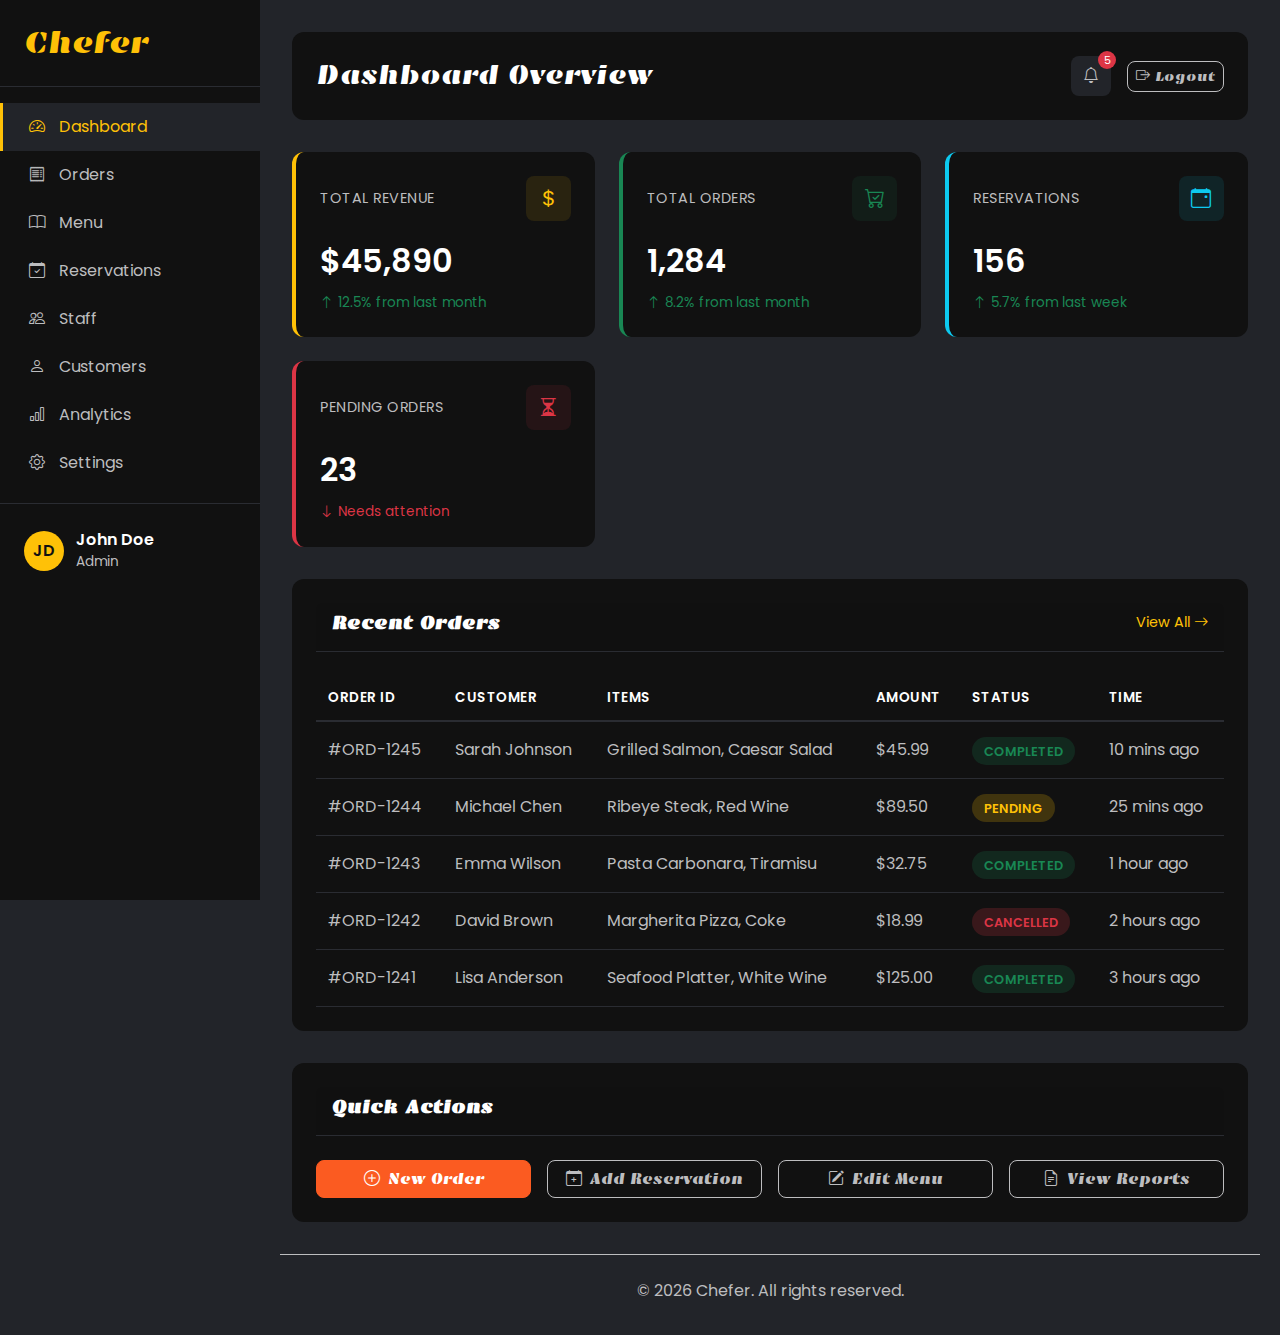
<file: dashboard.html>
<!DOCTYPE html>
<html lang="en">

<head>
    <meta charset="utf-8">
    <title>Dashboard - CHEFER</title>
    <meta content="width=device-width, initial-scale=1.0" name="viewport">
    <meta content="Chefer Dashboard" name="description">

    <!-- Favicon -->
    <link href="img/favicon.ico" rel="icon">

    <!-- Google Web Fonts -->
    <link rel="preconnect" href="https://fonts.googleapis.com">
    <link rel="preconnect" href="https://fonts.gstatic.com" crossorigin>
    <link href="https://fonts.googleapis.com/css2?family=Emblema+One&family=Poppins:wght@400;600&display=swap"
        rel="stylesheet">

    <!-- Icon Font Stylesheet -->
    <link href="https://cdnjs.cloudflare.com/ajax/libs/font-awesome/5.15.0/css/all.min.css" rel="stylesheet">
    <link href="https://cdn.jsdelivr.net/npm/bootstrap-icons@1.4.1/font/bootstrap-icons.css" rel="stylesheet">

    <!-- Customized Bootstrap Stylesheet -->
    <link href="css/bootstrap.min.css" rel="stylesheet">

    <!-- Template Stylesheet -->
    <link href="css/style.css" rel="stylesheet">

    <style>
        body {
            background: #222429;
            overflow-x: hidden;
        }

        .dashboard-wrapper {
            display: flex;
            min-height: 100vh;
        }

        /* Sidebar */
        .sidebar {
            width: 260px;
            background: #111111;
            position: fixed;
            height: 100vh;
            overflow-y: auto;
            transition: all 0.3s;
            z-index: 1000;
        }

        .sidebar-header {
            padding: 1.5rem;
            border-bottom: 1px solid #2a2c32;
        }

        .sidebar-header h2 {
            font-family: 'Emblema One', system-ui;
            color: #FFC107;
            font-size: 2rem;
            margin: 0;
        }

        .sidebar-menu {
            padding: 1rem 0;
        }

        .menu-item {
            padding: 0.75rem 1.5rem;
            color: #BDBDBF;
            text-decoration: none;
            display: flex;
            align-items: center;
            gap: 0.75rem;
            transition: all 0.3s;
            border-left: 3px solid transparent;
        }

        .menu-item:hover,
        .menu-item.active {
            background: #222429;
            color: #FFC107;
            border-left-color: #FFC107;
        }

        .menu-item i {
            width: 20px;
            text-align: center;
        }

        .sidebar-footer {
            padding: 1.5rem;
            border-top: 1px solid #2a2c32;
            margin-top: auto;
        }

        .user-profile {
            display: flex;
            align-items: center;
            gap: 0.75rem;
            color: #BDBDBF;
        }

        .user-avatar {
            width: 40px;
            height: 40px;
            border-radius: 50%;
            background: #FFC107;
            display: flex;
            align-items: center;
            justify-content: center;
            font-weight: 600;
            color: #111111;
        }

        /* Main Content */
        .main-content {
            flex: 1;
            margin-left: 260px;
            padding: 2rem;
            transition: all 0.3s;
        }

        .top-bar {
            background: #111111;
            padding: 1.5rem;
            border-radius: 12px;
            margin-bottom: 2rem;
            display: flex;
            justify-content: space-between;
            align-items: center;
        }

        .top-bar h1 {
            color: #fff;
            margin: 0;
            font-size: 1.75rem;
        }

        .top-bar-actions {
            display: flex;
            gap: 1rem;
            align-items: center;
        }

        .notification-btn {
            position: relative;
            background: #222429;
            border: none;
            color: #BDBDBF;
            width: 40px;
            height: 40px;
            border-radius: 8px;
            display: flex;
            align-items: center;
            justify-content: center;
            cursor: pointer;
            transition: all 0.3s;
        }

        .notification-btn:hover {
            background: #2a2c32;
            color: #FFC107;
        }

        .notification-badge {
            position: absolute;
            top: -5px;
            right: -5px;
            background: #dc3545;
            color: #fff;
            width: 18px;
            height: 18px;
            border-radius: 50%;
            font-size: 0.7rem;
            display: flex;
            align-items: center;
            justify-content: center;
        }

        /* Stats Cards */
        .stats-grid {
            display: grid;
            grid-template-columns: repeat(auto-fit, minmax(250px, 1fr));
            gap: 1.5rem;
            margin-bottom: 2rem;
        }

        .stat-card {
            background: #111111;
            padding: 1.5rem;
            border-radius: 12px;
            border-left: 4px solid #FFC107;
            transition: all 0.3s;
        }

        .stat-card:hover {
            transform: translateY(-5px);
            box-shadow: 0 10px 30px rgba(0, 0, 0, 0.3);
        }

        .stat-card.success {
            border-left-color: #198754;
        }

        .stat-card.info {
            border-left-color: #0dcaf0;
        }

        .stat-card.warning {
            border-left-color: #ffc107;
        }

        .stat-card.danger {
            border-left-color: #dc3545;
        }

        .stat-header {
            display: flex;
            justify-content: space-between;
            align-items: center;
            margin-bottom: 1rem;
        }

        .stat-title {
            color: #BDBDBF;
            font-size: 0.9rem;
            text-transform: uppercase;
            letter-spacing: 0.5px;
        }

        .stat-icon {
            width: 45px;
            height: 45px;
            border-radius: 8px;
            display: flex;
            align-items: center;
            justify-content: center;
            font-size: 1.25rem;
        }

        .stat-icon.warning {
            background: rgba(255, 193, 7, 0.1);
            color: #FFC107;
        }

        .stat-icon.success {
            background: rgba(25, 135, 84, 0.1);
            color: #198754;
        }

        .stat-icon.info {
            background: rgba(13, 202, 240, 0.1);
            color: #0dcaf0;
        }

        .stat-icon.danger {
            background: rgba(220, 53, 69, 0.1);
            color: #dc3545;
        }

        .stat-value {
            font-size: 2rem;
            font-weight: 600;
            color: #fff;
            margin-bottom: 0.5rem;
        }

        .stat-change {
            font-size: 0.85rem;
            display: flex;
            align-items: center;
            gap: 0.25rem;
        }

        .stat-change.positive {
            color: #198754;
        }

        .stat-change.negative {
            color: #dc3545;
        }

        /* Content Cards */
        .content-card {
            background: #111111;
            border-radius: 12px;
            padding: 1.5rem;
            margin-bottom: 2rem;
        }

        .card-header {
            display: flex;
            justify-content: space-between;
            align-items: center;
            margin-bottom: 1.5rem;
            padding-bottom: 1rem;
            border-bottom: 1px solid #2a2c32;
        }

        .card-title {
            color: #fff;
            font-size: 1.25rem;
            font-weight: 600;
            margin: 0;
        }

        .card-action {
            color: #FFC107;
            text-decoration: none;
            font-size: 0.9rem;
            transition: all 0.3s;
        }

        .card-action:hover {
            color: #ffcd39;
        }

        /* Table */
        .custom-table {
            width: 100%;
            color: #BDBDBF;
        }

        .custom-table thead th {
            color: #fff;
            font-weight: 600;
            padding: 0.75rem;
            border-bottom: 2px solid #2a2c32;
            text-transform: uppercase;
            font-size: 0.85rem;
            letter-spacing: 0.5px;
        }

        .custom-table tbody td {
            padding: 1rem 0.75rem;
            border-bottom: 1px solid #2a2c32;
        }

        .custom-table tbody tr:hover {
            background: #1a1c20;
        }

        .status-badge {
            padding: 0.35rem 0.75rem;
            border-radius: 20px;
            font-size: 0.8rem;
            font-weight: 600;
            text-transform: uppercase;
        }

        .status-badge.completed {
            background: rgba(25, 135, 84, 0.2);
            color: #198754;
        }

        .status-badge.pending {
            background: rgba(255, 193, 7, 0.2);
            color: #FFC107;
        }

        .status-badge.cancelled {
            background: rgba(220, 53, 69, 0.2);
            color: #dc3545;
        }

        /* Mobile Menu Toggle */
        .mobile-menu-toggle {
            display: none;
            position: fixed;
            bottom: 2rem;
            right: 2rem;
            width: 60px;
            height: 60px;
            background: #FFC107;
            border: none;
            border-radius: 50%;
            color: #111111;
            font-size: 1.5rem;
            cursor: pointer;
            box-shadow: 0 5px 20px rgba(255, 193, 7, 0.4);
            z-index: 999;
        }

        /* Responsive */
        @media (max-width: 1024px) {
            .sidebar {
                transform: translateX(-100%);
            }

            .sidebar.active {
                transform: translateX(0);
            }

            .main-content {
                margin-left: 0;
            }

            .mobile-menu-toggle {
                display: flex;
                align-items: center;
                justify-content: center;
            }

            .stats-grid {
                grid-template-columns: 1fr;
            }

            .top-bar {
                flex-direction: column;
                gap: 1rem;
                align-items: flex-start;
            }
        }
    </style>
</head>

<body>
    <div class="dashboard-wrapper">
        <!-- Sidebar -->
        <aside class="sidebar" id="sidebar">
            <div class="sidebar-header">
                <a href="index.html" style="text-decoration: none;">
                    <h2>Chefer</h2>
                </a>
            </div>

            <nav class="sidebar-menu">
                <a href="dashboard.html" class="menu-item active">
                    <i class="bi bi-speedometer2"></i>
                    <span>Dashboard</span>
                </a>
                <a href="#" class="menu-item">
                    <i class="bi bi-receipt"></i>
                    <span>Orders</span>
                </a>
                <a href="menu.html" class="menu-item">
                    <i class="bi bi-book"></i>
                    <span>Menu</span>
                </a>
                <a href="#" class="menu-item">
                    <i class="bi bi-calendar-check"></i>
                    <span>Reservations</span>
                </a>
                <a href="team.html" class="menu-item">
                    <i class="bi bi-people"></i>
                    <span>Staff</span>
                </a>
                <a href="#" class="menu-item">
                    <i class="bi bi-person"></i>
                    <span>Customers</span>
                </a>
                <a href="#" class="menu-item">
                    <i class="bi bi-bar-chart"></i>
                    <span>Analytics</span>
                </a>
                <a href="#" class="menu-item">
                    <i class="bi bi-gear"></i>
                    <span>Settings</span>
                </a>
            </nav>

            <div class="sidebar-footer">
                <div class="user-profile">
                    <div class="user-avatar">JD</div>
                    <div>
                        <div style="color: #fff; font-weight: 600;">John Doe</div>
                        <div style="font-size: 0.85rem;">Admin</div>
                    </div>
                </div>
            </div>
        </aside>

        <!-- Main Content -->
        <main class="main-content">
            <!-- Top Bar -->
            <div class="top-bar">
                <h1>Dashboard Overview</h1>
                <div class="top-bar-actions">
                    <button class="notification-btn">
                        <i class="bi bi-bell"></i>
                        <span class="notification-badge">5</span>
                    </button>
                    <a href="login.html" class="btn btn-outline-secondary btn-sm">
                        <i class="bi bi-box-arrow-right"></i> Logout
                    </a>
                </div>
            </div>

            <!-- Stats Cards -->
            <div class="stats-grid">
                <div class="stat-card warning">
                    <div class="stat-header">
                        <span class="stat-title">Total Revenue</span>
                        <div class="stat-icon warning">
                            <i class="bi bi-currency-dollar"></i>
                        </div>
                    </div>
                    <div class="stat-value">$45,890</div>
                    <div class="stat-change positive">
                        <i class="bi bi-arrow-up"></i>
                        <span>12.5% from last month</span>
                    </div>
                </div>

                <div class="stat-card success">
                    <div class="stat-header">
                        <span class="stat-title">Total Orders</span>
                        <div class="stat-icon success">
                            <i class="bi bi-cart-check"></i>
                        </div>
                    </div>
                    <div class="stat-value">1,284</div>
                    <div class="stat-change positive">
                        <i class="bi bi-arrow-up"></i>
                        <span>8.2% from last month</span>
                    </div>
                </div>

                <div class="stat-card info">
                    <div class="stat-header">
                        <span class="stat-title">Reservations</span>
                        <div class="stat-icon info">
                            <i class="bi bi-calendar-event"></i>
                        </div>
                    </div>
                    <div class="stat-value">156</div>
                    <div class="stat-change positive">
                        <i class="bi bi-arrow-up"></i>
                        <span>5.7% from last week</span>
                    </div>
                </div>

                <div class="stat-card danger">
                    <div class="stat-header">
                        <span class="stat-title">Pending Orders</span>
                        <div class="stat-icon danger">
                            <i class="bi bi-hourglass-split"></i>
                        </div>
                    </div>
                    <div class="stat-value">23</div>
                    <div class="stat-change negative">
                        <i class="bi bi-arrow-down"></i>
                        <span>Needs attention</span>
                    </div>
                </div>
            </div>

            <!-- Recent Orders -->
            <div class="content-card">
                <div class="card-header">
                    <h3 class="card-title">Recent Orders</h3>
                    <a href="#" class="card-action">View All <i class="bi bi-arrow-right"></i></a>
                </div>
                <div class="table-responsive">
                    <table class="custom-table">
                        <thead>
                            <tr>
                                <th>Order ID</th>
                                <th>Customer</th>
                                <th>Items</th>
                                <th>Amount</th>
                                <th>Status</th>
                                <th>Time</th>
                            </tr>
                        </thead>
                        <tbody>
                            <tr>
                                <td>#ORD-1245</td>
                                <td>Sarah Johnson</td>
                                <td>Grilled Salmon, Caesar Salad</td>
                                <td>$45.99</td>
                                <td><span class="status-badge completed">Completed</span></td>
                                <td>10 mins ago</td>
                            </tr>
                            <tr>
                                <td>#ORD-1244</td>
                                <td>Michael Chen</td>
                                <td>Ribeye Steak, Red Wine</td>
                                <td>$89.50</td>
                                <td><span class="status-badge pending">Pending</span></td>
                                <td>25 mins ago</td>
                            </tr>
                            <tr>
                                <td>#ORD-1243</td>
                                <td>Emma Wilson</td>
                                <td>Pasta Carbonara, Tiramisu</td>
                                <td>$32.75</td>
                                <td><span class="status-badge completed">Completed</span></td>
                                <td>1 hour ago</td>
                            </tr>
                            <tr>
                                <td>#ORD-1242</td>
                                <td>David Brown</td>
                                <td>Margherita Pizza, Coke</td>
                                <td>$18.99</td>
                                <td><span class="status-badge cancelled">Cancelled</span></td>
                                <td>2 hours ago</td>
                            </tr>
                            <tr>
                                <td>#ORD-1241</td>
                                <td>Lisa Anderson</td>
                                <td>Seafood Platter, White Wine</td>
                                <td>$125.00</td>
                                <td><span class="status-badge completed">Completed</span></td>
                                <td>3 hours ago</td>
                            </tr>
                        </tbody>
                    </table>
                </div>
            </div>

            <!-- Quick Actions -->
            <div class="content-card">
                <div class="card-header">
                    <h3 class="card-title">Quick Actions</h3>
                </div>
                <div class="row g-3">
                    <div class="col-md-3 col-sm-6">
                        <a href="#" class="btn btn-primary w-100">
                            <i class="bi bi-plus-circle me-2"></i>New Order
                        </a>
                    </div>
                    <div class="col-md-3 col-sm-6">
                        <a href="#" class="btn btn-outline-secondary w-100">
                            <i class="bi bi-calendar-plus me-2"></i>Add Reservation
                        </a>
                    </div>
                    <div class="col-md-3 col-sm-6">
                        <a href="menu.html" class="btn btn-outline-secondary w-100">
                            <i class="bi bi-pencil-square me-2"></i>Edit Menu
                        </a>
                    </div>
                    <div class="col-md-3 col-sm-6">
                        <a href="#" class="btn btn-outline-secondary w-100">
                            <i class="bi bi-file-earmark-text me-2"></i>View Reports
                        </a>
                    </div>
                </div>
            </div>

            <div class="row border-top border-secondary pt-4 mt-4">
                <div class="col-12 text-center text-secondary">
                    &copy; 2026 Chefer. All rights reserved.
                </div>
            </div>
        </main>
    </div>

    <!-- Mobile Menu Toggle -->
    <button class="mobile-menu-toggle" id="mobileMenuToggle">
        <i class="bi bi-list"></i>
    </button>

    <!-- JavaScript Libraries -->
    <script src="https://code.jquery.com/jquery-3.4.1.min.js"></script>
    <script src="https://cdn.jsdelivr.net/npm/bootstrap@5.0.0/dist/js/bootstrap.bundle.min.js"></script>

    <script>
        // Mobile menu toggle
        const mobileMenuToggle = document.getElementById('mobileMenuToggle');
        const sidebar = document.getElementById('sidebar');

        mobileMenuToggle.addEventListener('click', function () {
            sidebar.classList.toggle('active');
        });

        // Close sidebar when clicking outside on mobile
        document.addEventListener('click', function (event) {
            if (window.innerWidth <= 1024) {
                if (!sidebar.contains(event.target) && !mobileMenuToggle.contains(event.target)) {
                    sidebar.classList.remove('active');
                }
            }
        });
    </script>
</body>

</html>
</file>
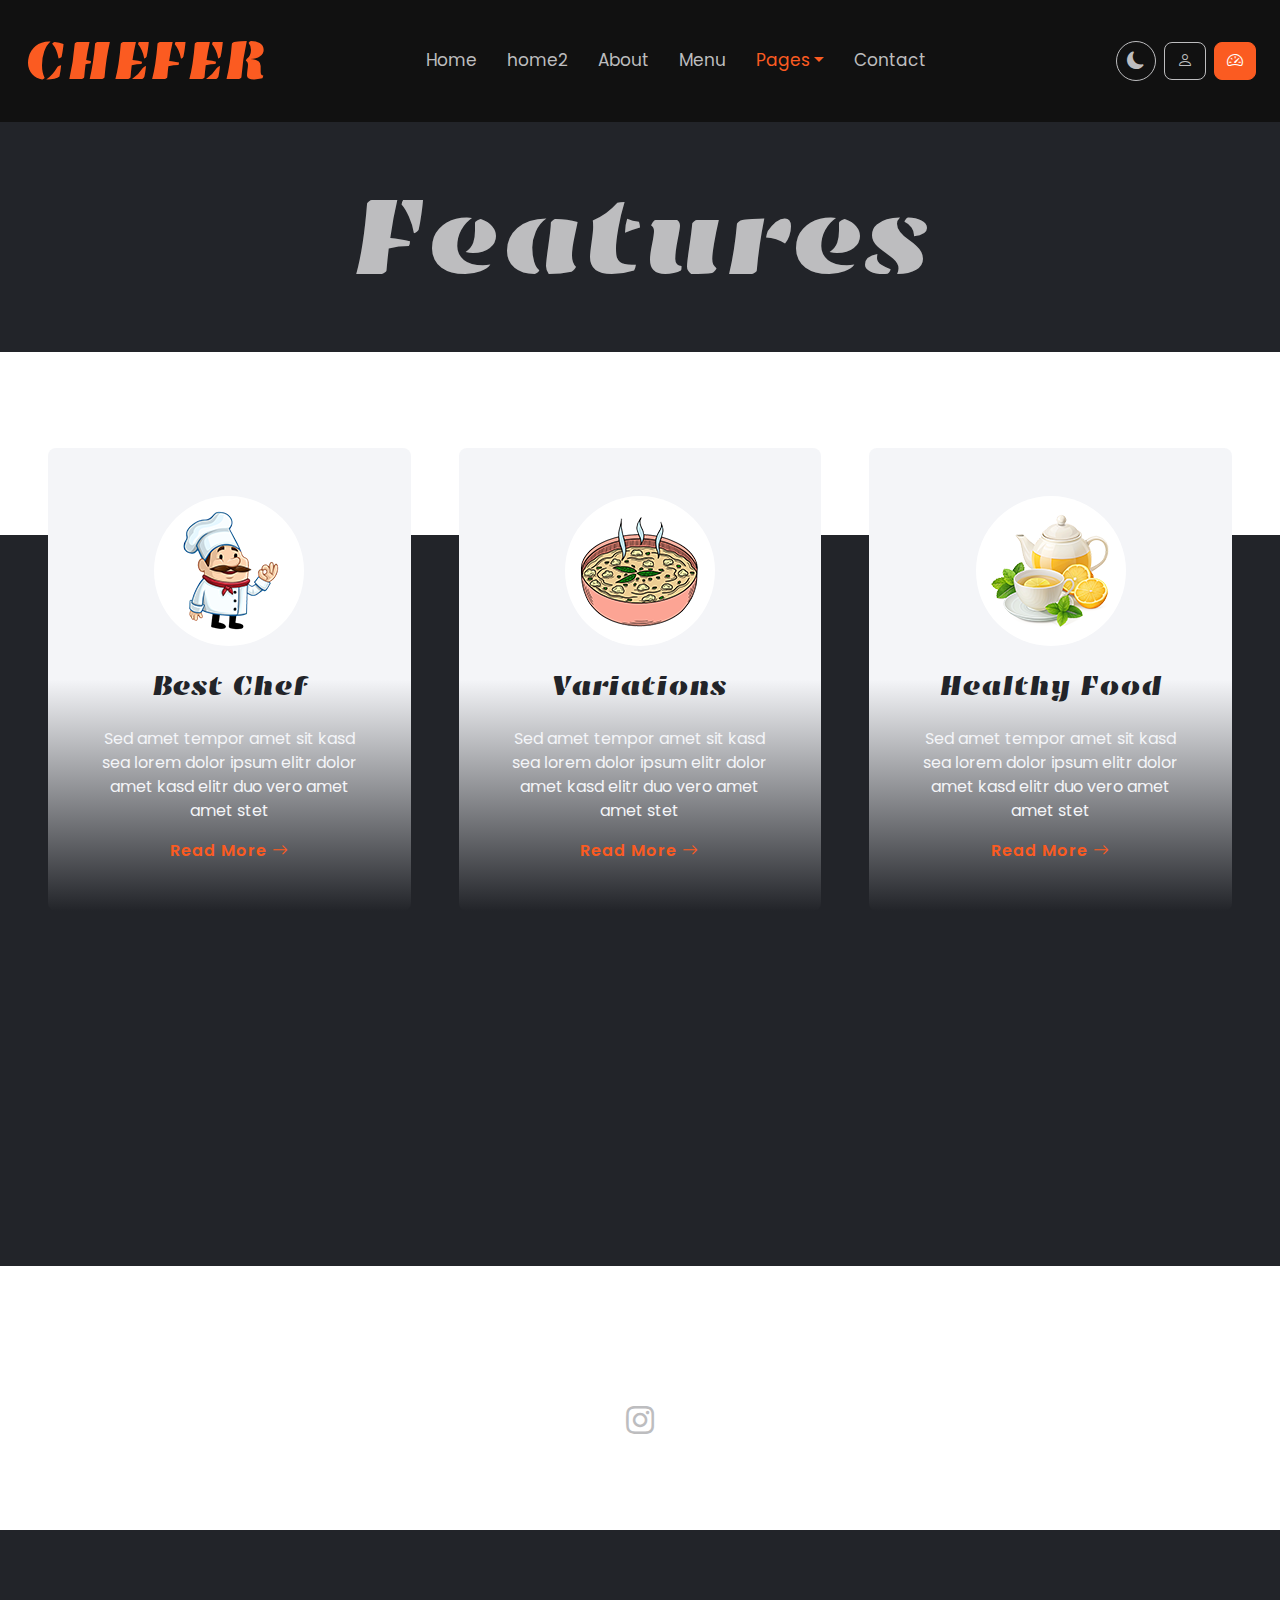
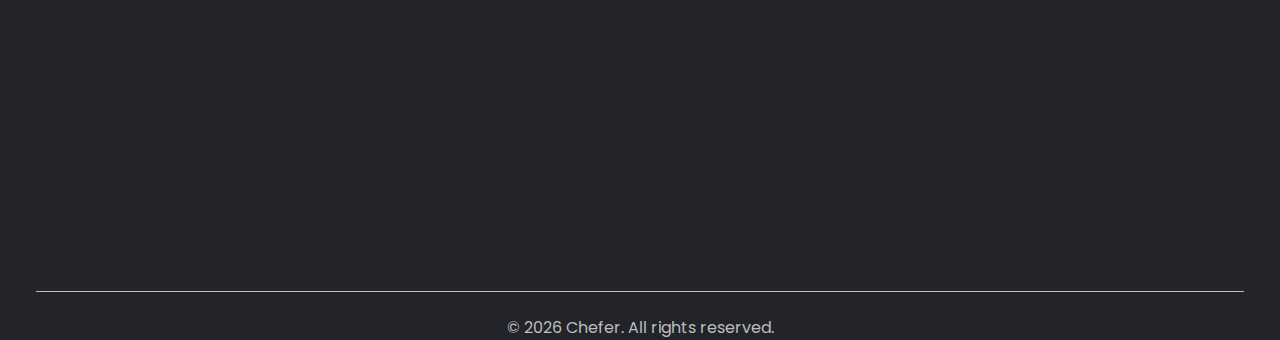
<file: feature.html>
<!DOCTYPE html>
<html lang="en">

<head>
    <meta charset="utf-8">
    <title>CHEFER - Chef Website Template</title>
    <meta content="width=device-width, initial-scale=1.0" name="viewport">
    <meta content="Free HTML Templates" name="keywords">
    <meta content="Free HTML Templates" name="description">

    <!-- Favicon -->
    <link href="img/favicon.png" rel="icon">

    <!-- Google Web Fonts -->
    <link rel="preconnect" href="https://fonts.googleapis.com">
    <link rel="preconnect" href="https://fonts.gstatic.com" crossorigin>
    <link href="https://fonts.googleapis.com/css2?family=Emblema+One&family=Poppins:wght@400;600&display=swap"
        rel="stylesheet">

    <!-- Icon Font Stylesheet -->
    <link href="https://cdnjs.cloudflare.com/ajax/libs/font-awesome/5.15.0/css/all.min.css" rel="stylesheet">
    <link href="https://cdn.jsdelivr.net/npm/bootstrap-icons@1.4.1/font/bootstrap-icons.css" rel="stylesheet">

    <!-- Libraries Stylesheet -->
    <link href="lib/animate/animate.min.css" rel="stylesheet">
    <link href="lib/owlcarousel/assets/owl.carousel.min.css" rel="stylesheet">

    <!-- Customized Bootstrap Stylesheet -->
    <link href="css/bootstrap.min.css" rel="stylesheet">

    <!-- Template Stylesheet -->
    <link href="css/style.css" rel="stylesheet">
</head>

<body>
    <!-- Spinner Start -->
    <div id="spinner"
        class="show bg-dark position-fixed translate-middle w-100 vh-100 top-50 start-50 d-flex align-items-center justify-content-center">
        <div class="spinner-border text-primary" role="status" style="width: 3rem; height: 3rem;"></div>
    </div>
    <!-- Spinner End -->


    <!-- Header Start -->
    <nav class="navbar navbar-expand-lg navbar-dark p-2 px-lg-4" style="background: #111111;">
        <a href="index.html" class="navbar-brand">
            <h1 class="m-0 display-4 text-primary text-uppercase">Chefer</h1>
        </a>
        <button type="button" class="navbar-toggler" data-bs-toggle="collapse" data-bs-target="#navbarCollapse">
            <span class="navbar-toggler-icon"></span>
        </button>
        <div class="collapse navbar-collapse justify-content-between" id="navbarCollapse">
            <div class="navbar-nav mx-auto py-0">
                <a href="index.html" class="nav-item nav-link">Home</a><a href="team.html"
                    class="nav-item nav-link">home2</a>
                <a href="about.html" class="nav-item nav-link">About</a>
                <a href="menu.html" class="nav-item nav-link">Menu</a>

                <div class="nav-item dropdown">
                    <a href="#" class="nav-link dropdown-toggle active" data-bs-toggle="dropdown">Pages</a>
                    <div class="dropdown-menu rounded-0 m-0">
                        <a href="feature.html" class="dropdown-item active">Features</a>
                        <a href="blog.html" class="dropdown-item">Blog Post</a>
                        <a href="testimonial.html" class="dropdown-item">Testimonial</a>
                        <a href="404.html" class="dropdown-item">404 Error</a>
                    </div>
                </div>
                <a href="contact.html" class="nav-item nav-link">Contact</a>
            </div>
            <div class="theme-toggle-mobile">
                <button class="btn theme-toggle-btn" aria-label="Toggle dark mode">
                    <i class="bi bi-moon-fill"></i>
                </button>
                <span>Theme</span>
            </div>
            <div class="d-flex d-lg-none align-items-center gap-2 py-2">
                <a class="btn btn-outline-secondary" href="login.html">
                    <i class="bi bi-person me-1"></i> Profile
                </a>
                <a class="btn btn-primary" href="dashboard.html">
                    <i class="bi bi-speedometer2 me-1"></i> Dashboard
                </a>
            </div>
            <div class="d-none d-lg-flex align-items-center py-2">
                <button class="btn theme-toggle-btn ms-3" aria-label="Toggle dark mode">
                    <i class="bi bi-moon-fill"></i>
                </button>
                <a class="btn btn-outline-secondary ms-2" href="login.html">
                    <i class="bi bi-person"></i>
                </a>
                <a class="btn btn-primary ms-2" href="dashboard.html">
                    <i class="bi bi-speedometer2"></i>
                </a>
            </div>
        </div>
    </nav>
    <!-- Header End -->


    <!-- Hero Start -->
    <div class="container-fluid p-5 mb-5 bg-dark text-secondary">
        <div class="container wow fadeIn" data-wow-delay="0.1s">
            <h1 class="display-1 text-secondary text-center mb-0">Features</h1>
        </div>
    </div>
    <!-- Hero End -->


    <!-- Feature Start -->
    <div class="container-fluid feature position-relative p-5 pb-0 mt-5">
        <div class="row g-5 gb-5">
            <div class="col-lg-4 col-md-6 wow fadeIn" data-wow-delay="0.1s">
                <div class="feature-item rounded text-center p-5">
                    <img class="img-fluid bg-white rounded-circle" src="img/feature-1.png"
                        style="width: 150px; height: 150px;">
                    <h3 class="my-4">Best Chef</h3>
                    <p class="text-light">Sed amet tempor amet sit kasd sea lorem dolor ipsum elitr dolor amet kasd
                        elitr duo vero amet amet stet</p>
                    <a class="font-body" style="letter-spacing: 1px;" href="">Read More <i
                            class="bi bi-arrow-right"></i></a>
                </div>
            </div>
            <div class="col-lg-4 col-md-6 wow fadeIn" data-wow-delay="0.3s">
                <div class="feature-item rounded text-center p-5">
                    <img class="img-fluid bg-white rounded-circle" src="img/feature-2.png"
                        style="width: 150px; height: 150px;">
                    <h3 class="my-4">Variations</h3>
                    <p class="text-light">Sed amet tempor amet sit kasd sea lorem dolor ipsum elitr dolor amet kasd
                        elitr duo vero amet amet stet</p>
                    <a class="font-body" style="letter-spacing: 1px;" href="">Read More <i
                            class="bi bi-arrow-right"></i></a>
                </div>
            </div>
            <div class="col-lg-4 col-md-6 wow fadeIn" data-wow-delay="0.5s">
                <div class="feature-item rounded text-center p-5">
                    <img class="img-fluid bg-white rounded-circle" src="img/feature-3.png"
                        style="width: 150px; height: 150px;">
                    <h3 class="my-4">Healthy Food</h3>
                    <p class="text-light">Sed amet tempor amet sit kasd sea lorem dolor ipsum elitr dolor amet kasd
                        elitr duo vero amet amet stet</p>
                    <a class="font-body" style="letter-spacing: 1px;" href="">Read More <i
                            class="bi bi-arrow-right"></i></a>
                </div>
            </div>
            <div class="col-lg-12 col-md-6 text-center wow fadeIn" data-wow-delay="0.1s">
                <h1 class="display-4 text-secondary mb-4"><span class="text-primary">30% Discount</span><br> For This
                    Summer</h1>
                <a href="" class="btn btn-primary py-3 px-5">Order Now</a>
            </div>
        </div>
    </div>
    <!-- Feature End -->


    <!-- Instagram Start -->
    <div class="container-fluid position-relative instagram p-0 pt-5">
        <a href=""
            class="d-flex align-items-center justify-content-center position-absolute top-50 start-50 translate-middle bg-white rounded-circle"
            style="width: 100px; height: 100px; z-index: 1;">
            <i class="fab fa-instagram fa-2x text-secondary"></i>
        </a>
        <div class="row g-0">
            <div class="col-lg-2 col-md-3 col-sm-4 wow fadeIn" data-wow-delay="0.1s">
                <img class="img-fluid" src="img/menu-2.jpg" alt="">
            </div>
            <div class="col-lg-2 col-md-3 col-sm-4 wow fadeIn" data-wow-delay="0.2s">
                <img class="img-fluid" src="img/menu-3.jpg" alt="">
            </div>
            <div class="col-lg-2 col-md-3 col-sm-4 wow fadeIn" data-wow-delay="0.3s">
                <img class="img-fluid" src="img/menu-4.jpg" alt="">
            </div>
            <div class="col-lg-2 col-md-3 col-sm-4 wow fadeIn" data-wow-delay="0.4s">
                <img class="img-fluid" src="img/menu-5.jpg" alt="">
            </div>
            <div class="col-lg-2 col-md-3 col-sm-4 wow fadeIn" data-wow-delay="0.5s">
                <img class="img-fluid" src="img/menu-6.jpg" alt="">
            </div>
            <div class="col-lg-2 col-md-3 col-sm-4 wow fadeIn" data-wow-delay="0.6s">
                <img class="img-fluid" src="img/menu-7.jpg" alt="">
            </div>
        </div>
    </div>
    <!-- Instagram End -->


    <!-- Footer Start -->
    <div class="container-fluid bg-dark text-secondary px-5">
        <div class="row gx-5 wow fadeIn" data-wow-delay="0.1s">
            <!-- Column 1: Logo -->
            <div class="col-lg-3 col-md-6 pt-5 mb-5">
                <a href="index.html" style="text-decoration: none;">
                    <h2 class="text-primary text-uppercase mb-4" style="font-family: 'Emblema One', system-ui;">Chefer
                    </h2>
                </a>
                <p class="mb-4">Experience culinary excellence with our master chefs and exquisite dishes.</p>
                <div class="d-flex">
                    <a class="btn btn-primary btn-square rounded-circle me-2" href="#"><i
                            class="fab fa-twitter"></i></a>
                    <a class="btn btn-primary btn-square rounded-circle me-2" href="#"><i
                            class="fab fa-facebook-f"></i></a>
                    <a class="btn btn-primary btn-square rounded-circle me-2" href="#"><i
                            class="fab fa-linkedin-in"></i></a>
                    <a class="btn btn-primary btn-square rounded-circle" href="#"><i class="fab fa-instagram"></i></a>
                </div>
            </div>

            <!-- Column 2: Get In Touch -->
            <div class="col-lg-3 col-md-6 pt-5 mb-5">
                <h3 class="text-light mb-4">Get In Touch</h3>
                <div class="d-flex mb-2">
                    <i class="bi bi-geo-alt text-primary me-2"></i>
                    <p class="mb-0">123 Street, New York, USA</p>
                </div>
                <div class="d-flex mb-2">
                    <i class="bi bi-envelope-open text-primary me-2"></i>
                    <p class="mb-0">info@example.com</p>
                </div>
                <div class="d-flex mb-2">
                    <i class="bi bi-telephone text-primary me-2"></i>
                    <p class="mb-0">+012 345 67890</p>
                </div>
            </div>

            <!-- Column 3: Quick Links -->
            <div class="col-lg-3 col-md-6 pt-5 mb-5">
                <h3 class="text-light mb-4">Quick Links</h3>
                <div class="d-flex flex-column justify-content-start">
                    <a class="text-secondary mb-2" href="index.html"><i
                            class="bi bi-arrow-right text-primary me-2"></i>Home</a>
                    <a class="text-secondary mb-2" href="about.html"><i
                            class="bi bi-arrow-right text-primary me-2"></i>About Us</a>
                    <a class="text-secondary mb-2" href="menu.html"><i
                            class="bi bi-arrow-right text-primary me-2"></i>Food Menu</a>
                    <a class="text-secondary mb-2" href="team.html"><i
                            class="bi bi-arrow-right text-primary me-2"></i>Our Chefs</a>
                    <a class="text-secondary mb-2" href="blog.html"><i
                            class="bi bi-arrow-right text-primary me-2"></i>Latest Blog</a>
                    <a class="text-secondary" href="contact.html"><i
                            class="bi bi-arrow-right text-primary me-2"></i>Contact Us</a>
                </div>
            </div>

            <!-- Column 4: Opening Hours -->
            <div class="col-lg-3 col-md-6 pt-5 mb-5">
                <h3 class="text-light mb-4">Opening Hours</h3>
                <div class="d-flex flex-column justify-content-start">
                    <p class="text-secondary mb-2"><i class="bi bi-clock text-primary me-2"></i>Monday - Friday</p>
                    <p class="text-secondary mb-2">09:00 AM - 09:00 PM</p>
                    <p class="text-secondary mb-2"><i class="bi bi-clock text-primary me-2"></i>Saturday - Sunday</p>
                    <p class="text-secondary mb-0">10:00 AM - 11:00 PM</p>
                </div>
            </div>
        </div>
        <div class="row border-top border-secondary pt-4 mt-4">
            <div class="col-12 text-center text-secondary">
                &copy; 2026 Chefer. All rights reserved.
            </div>
        </div>
    </div>

    <!-- Footer End -->


    <!-- Back to Top -->
    <a href="#" class="btn btn-dark py-3 fs-4 back-to-top"><i class="bi bi-arrow-up"></i></a>


    <!-- JavaScript Libraries -->
    <script src="https://ajax.googleapis.com/ajax/libs/jquery/3.6.4/jquery.min.js"></script>
    <script src="https://cdn.jsdelivr.net/npm/bootstrap@5.0.0/dist/js/bootstrap.bundle.min.js"></script>
    <script src="lib/wow/wow.min.js"></script>
    <script src="lib/easing/easing.min.js"></script>
    <script src="lib/waypoints/waypoints.min.js"></script>
    <script src="lib/counterup/counterup.min.js"></script>
    <script src="lib/owlcarousel/owl.carousel.min.js"></script>

    <!-- Template Javascript -->
    <script src="js/main.js"></script>
    <script src="js/theme-toggle.js"></script>
</body>

</html>
</file>
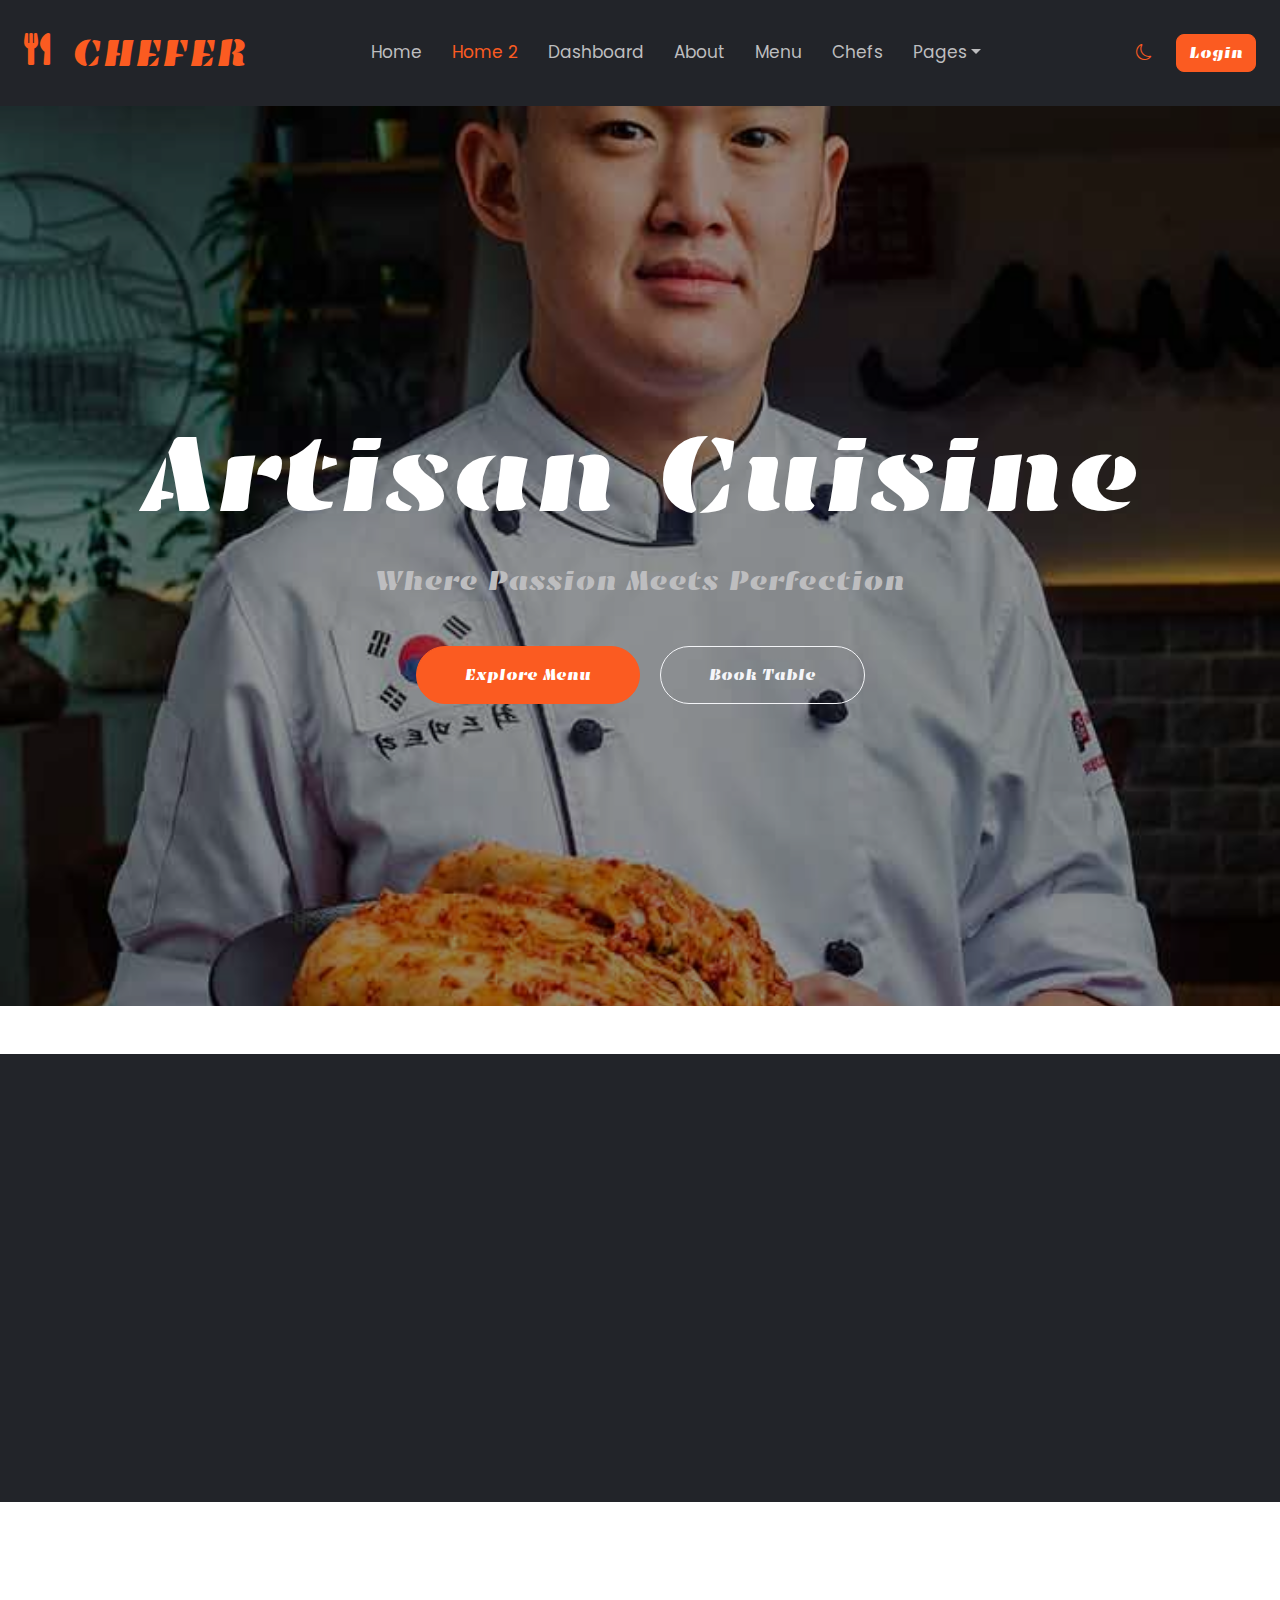
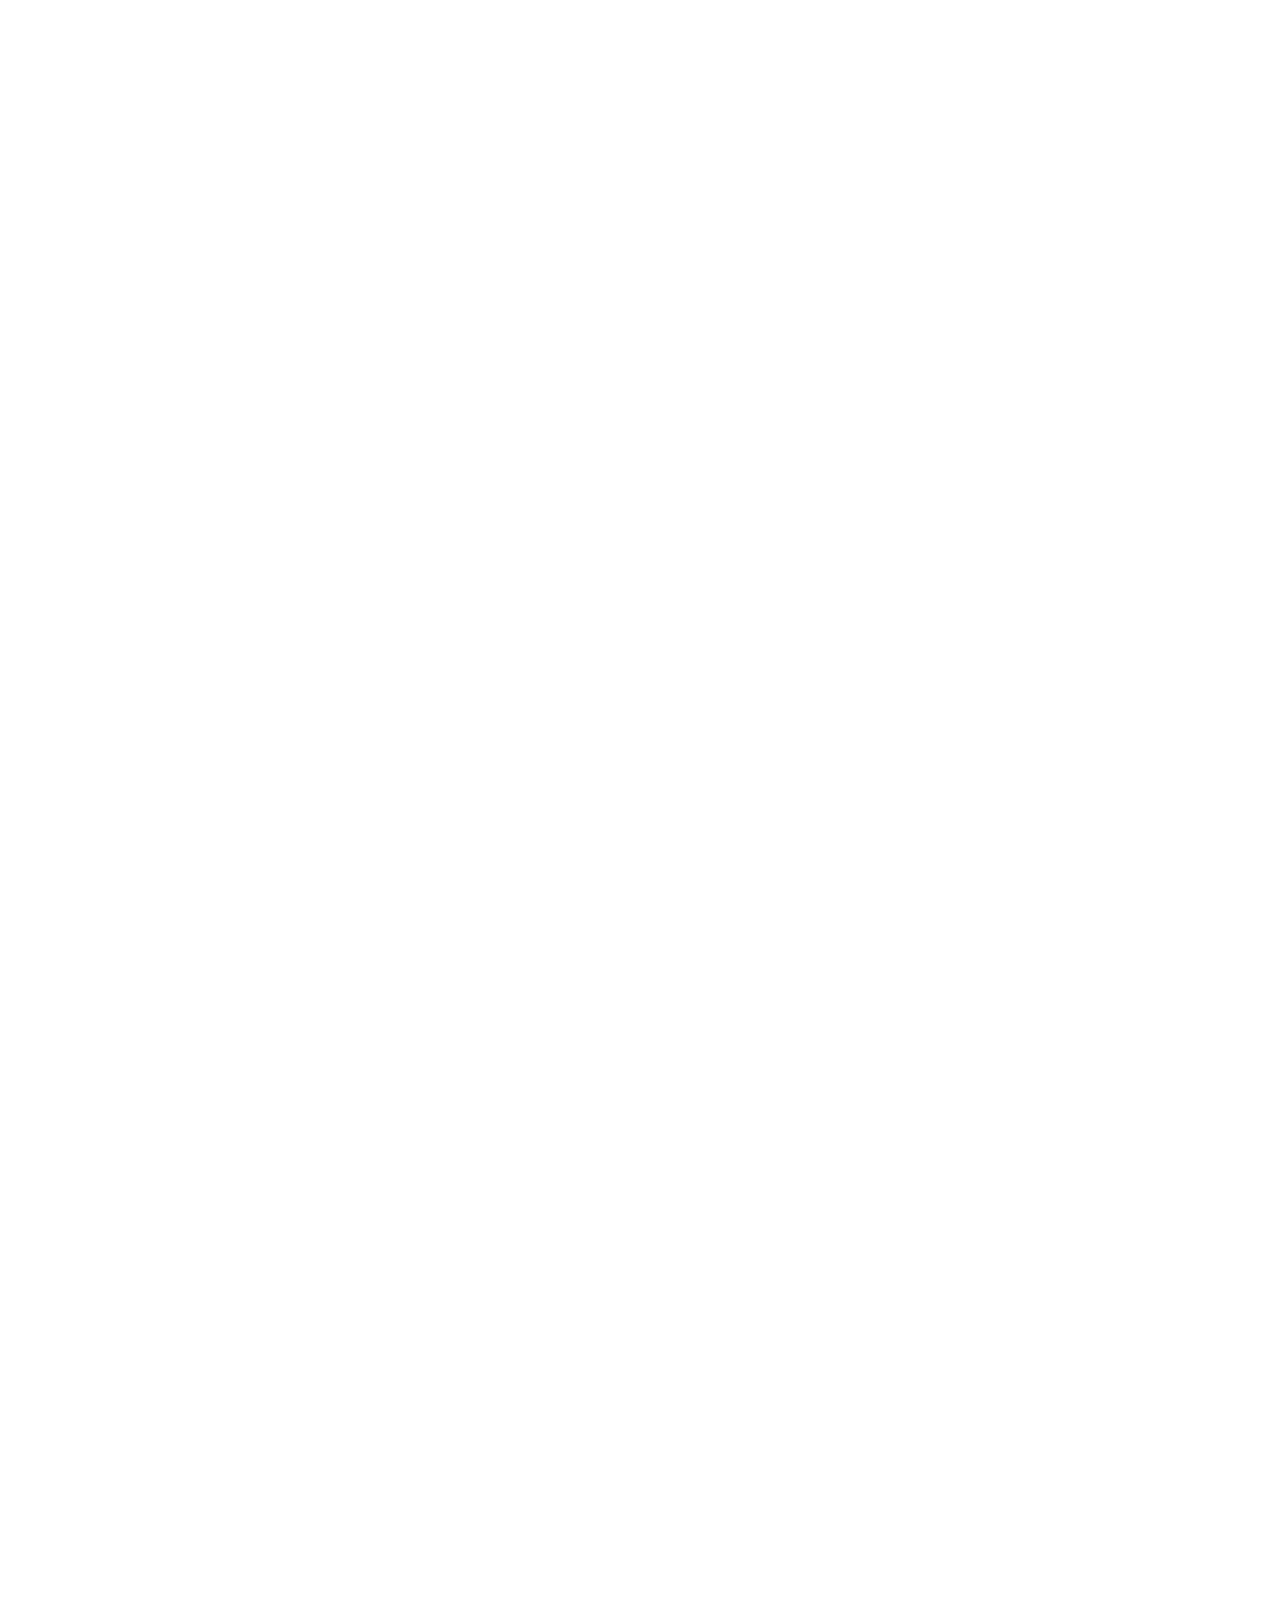
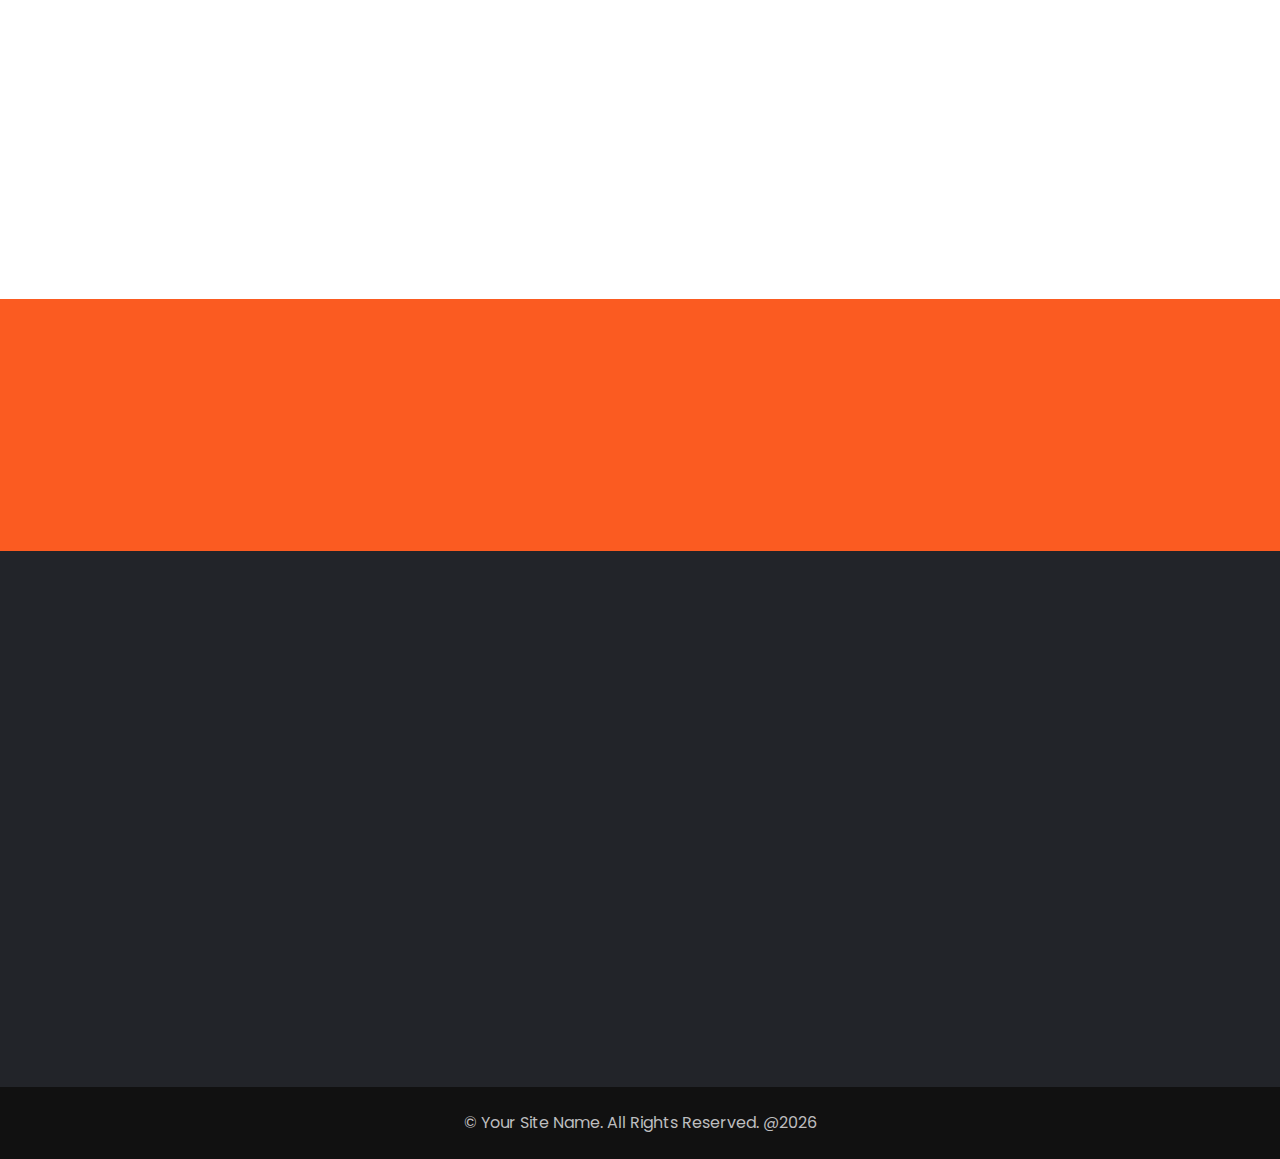
<file: home2.html>
<!DOCTYPE html>
<html lang="en">

<head>
    <meta charset="utf-8">
    <title>CHEFER - Culinary Excellence</title>
    <meta content="width=device-width, initial-scale=1.0" name="viewport">
    <meta content="Free HTML Templates" name="keywords">
    <meta content="Free HTML Templates" name="description">

    <!-- Favicon -->
    <link href="img/favicon.png" rel="icon">

    <!-- Google Web Fonts -->
    <link rel="preconnect" href="https://fonts.googleapis.com">
    <link rel="preconnect" href="https://fonts.gstatic.com" crossorigin>
    <link href="https://fonts.googleapis.com/css2?family=Emblema+One&family=Poppins:wght@400;600&display=swap"
        rel="stylesheet">

    <!-- Icon Font Stylesheet -->
    <link href="https://cdnjs.cloudflare.com/ajax/libs/font-awesome/5.15.0/css/all.min.css" rel="stylesheet">
    <link href="https://cdn.jsdelivr.net/npm/bootstrap-icons@1.4.1/font/bootstrap-icons.css" rel="stylesheet">

    <!-- Libraries Stylesheet -->
    <link href="lib/animate/animate.min.css" rel="stylesheet">
    <link href="lib/owlcarousel/assets/owl.carousel.min.css" rel="stylesheet">

    <!-- Customized Bootstrap Stylesheet -->
    <link href="css/bootstrap.min.css" rel="stylesheet">

    <!-- Template Stylesheet -->
    <link href="css/style.css" rel="stylesheet">
</head>

<body>
    <!-- Spinner Start -->
    <div id="spinner"
        class="show bg-dark position-fixed translate-middle w-100 vh-100 top-50 start-50 d-flex align-items-center justify-content-center">
        <div class="spinner-border text-primary" role="status" style="width: 3rem; height: 3rem;"></div>
    </div>
    <!-- Spinner End -->


    <!-- Header Start -->
    <div class="container-fluid bg-dark px-0 sticky-top">
        <nav class="navbar navbar-expand-lg navbar-dark px-4 py-3 py-lg-0">
            <a href="index.html" class="navbar-brand d-flex align-items-center">
                <i class="fas fa-utensils text-primary me-2" style="font-size: 2rem; display: inline-block; width: 40px; height: 40px; line-height: 1;"></i>
                <h1 class="m-0 text-primary text-uppercase">Chefer</h1>
            </a>
            <button type="button" class="navbar-toggler" data-bs-toggle="collapse" data-bs-target="#navbarCollapse">
                <span class="navbar-toggler-icon"></span>
            </button>
            <div class="collapse navbar-collapse justify-content-between" id="navbarCollapse">
                <div class="navbar-nav mx-auto">
                    <a href="index.html" class="nav-item nav-link">Home</a>
                    <a href="home2.html" class="nav-item nav-link active">Home 2</a>
                    <a href="dashboard.html" class="nav-item nav-link">Dashboard</a>
                    <a href="about.html" class="nav-item nav-link">About</a>
                    <a href="menu.html" class="nav-item nav-link">Menu</a>
                    <a href="team.html" class="nav-item nav-link">Chefs</a>
                    <div class="nav-item dropdown">
                        <a href="#" class="nav-link dropdown-toggle" data-bs-toggle="dropdown">Pages</a>
                        <div class="dropdown-menu rounded-0 m-0">
                            <a href="blog.html" class="dropdown-item">Blog Post</a>
                            <a href="testimonial.html" class="dropdown-item">Testimonial</a>
                            <a href="404.html" class="dropdown-item">404 Error</a>
                        </div>
                    </div>
                </div>
                <div class="d-none d-lg-flex align-items-center">
                    <div id="theme-toggle" class="nav-item nav-link me-2"><i class="bi bi-moon"></i></div>
                    <a href="login.html" class="btn btn-primary header-btn">Login</a>
                </div>
            </div>
        </nav>
    </div>
    <!-- Header End -->


    <!-- Hero Start -->
    <div class="container-fluid p-0 mb-5 position-relative" style="height: 100vh;">
        <div class="position-relative h-100">
            <img class="position-absolute w-100 h-100" src="img/hero-1.jpg"
                style="object-fit: cover; filter: brightness(0.6);">
            <div class="position-absolute top-50 start-50 translate-middle text-center w-100 px-3">
                <h1 class="display-1 text-white mb-4 wow fadeInDown" data-wow-delay="0.1s">Artisan Cuisine</h1>
                <h3 class="text-secondary mb-5 wow fadeInUp" data-wow-delay="0.3s">Where Passion Meets Perfection</h3>
                <a href="menu.html" class="btn btn-primary rounded-pill py-3 px-5 me-3 wow fadeInLeft"
                    data-wow-delay="0.5s">Explore Menu</a>
                <a href="contact.html" class="btn btn-outline-light rounded-pill py-3 px-5 wow fadeInRight"
                    data-wow-delay="0.5s">Book Table</a>
            </div>
        </div>
    </div>
    <!-- Hero End -->


    <!-- Features Start -->
    <div class="container-fluid p-5 bg-dark">
        <div class="row g-5">
            <div class="col-lg-4 col-md-6 wow fadeIn" data-wow-delay="0.1s">
                <div class="text-center p-4">
                    <div class="bg-primary rounded-circle d-inline-flex align-items-center justify-content-center mb-4"
                        style="width: 100px; height: 100px;">
                        <i class="fas fa-utensils fa-3x text-white"></i>
                    </div>
                    <h4 class="text-light mb-3">Gourmet Dishes</h4>
                    <p class="text-secondary">Experience culinary artistry with our carefully crafted dishes using the
                        finest ingredients sourced from local farms and international markets.</p>
                </div>
            </div>
            <div class="col-lg-4 col-md-6 wow fadeIn" data-wow-delay="0.3s">
                <div class="text-center p-4">
                    <div class="bg-primary rounded-circle d-inline-flex align-items-center justify-content-center mb-4"
                        style="width: 100px; height: 100px;">
                        <i class="fas fa-award fa-3x text-white"></i>
                    </div>
                    <h4 class="text-light mb-3">Award Winning</h4>
                    <p class="text-secondary">Our chefs have received numerous accolades and recognition from
                        prestigious culinary institutions around the world for their innovative techniques.</p>
                </div>
            </div>
            <div class="col-lg-4 col-md-6 wow fadeIn" data-wow-delay="0.5s">
                <div class="text-center p-4">
                    <div class="bg-primary rounded-circle d-inline-flex align-items-center justify-content-center mb-4"
                        style="width: 100px; height: 100px;">
                        <i class="fas fa-concierge-bell fa-3x text-white"></i>
                    </div>
                    <h4 class="text-light mb-3">Premium Service</h4>
                    <p class="text-secondary">Enjoy exceptional service in an elegant atmosphere where every detail is
                        designed to create an unforgettable dining experience.</p>
                </div>
            </div>
        </div>
    </div>
    <!-- Features End -->


    <!-- Signature Dishes Start -->
    <div class="container-fluid p-5">
        <div class="mb-5 text-center wow fadeIn" data-wow-delay="0.1s" style="max-width: 700px; margin: auto;">
            <h5 class="section-title">Signature Collection</h5>
            <h1 class="display-3 mb-0">Chef's Special Creations</h1>
        </div>
        <div class="row g-5">
            <div class="col-lg-6 wow fadeIn" data-wow-delay="0.1s">
                <div class="position-relative overflow-hidden rounded" style="height: 400px;">
                    <img class="position-absolute w-100 h-100" src="img/menu-1.jpg" style="object-fit: cover;">
                    <div class="position-absolute bottom-0 start-0 w-100 p-4"
                        style="background: linear-gradient(to top, rgba(0,0,0,0.9), transparent);">
                        <h3 class="text-white mb-2">Truffle Risotto</h3>
                        <p class="text-secondary mb-0">Creamy Arborio rice infused with black truffle essence, topped
                            with shaved Parmesan and microgreens.</p>
                    </div>
                </div>
            </div>
            <div class="col-lg-6 wow fadeIn" data-wow-delay="0.3s">
                <div class="position-relative overflow-hidden rounded" style="height: 400px;">
                    <img class="position-absolute w-100 h-100" src="img/menu-5.jpg" style="object-fit: cover;">
                    <div class="position-absolute bottom-0 start-0 w-100 p-4"
                        style="background: linear-gradient(to top, rgba(0,0,0,0.9), transparent);">
                        <h3 class="text-white mb-2">Wagyu Beef Wellington</h3>
                        <p class="text-secondary mb-0">Premium Wagyu beef wrapped in golden puff pastry with mushroom
                            duxelles and foie gras.</p>
                    </div>
                </div>
            </div>
            <div class="col-lg-6 wow fadeIn" data-wow-delay="0.5s">
                <div class="position-relative overflow-hidden rounded" style="height: 400px;">
                    <img class="position-absolute w-100 h-100" src="img/menu-7.jpg" style="object-fit: cover;">
                    <div class="position-absolute bottom-0 start-0 w-100 p-4"
                        style="background: linear-gradient(to top, rgba(0,0,0,0.9), transparent);">
                        <h3 class="text-white mb-2">Mediterranean Sea Bass</h3>
                        <p class="text-secondary mb-0">Pan-seared sea bass with herb-infused olive oil, roasted
                            vegetables, and lemon beurre blanc.</p>
                    </div>
                </div>
            </div>
            <div class="col-lg-6 wow fadeIn" data-wow-delay="0.7s">
                <div class="position-relative overflow-hidden rounded" style="height: 400px;">
                    <img class="position-absolute w-100 h-100" src="img/menu-3.jpg" style="object-fit: cover;">
                    <div class="position-absolute bottom-0 start-0 w-100 p-4"
                        style="background: linear-gradient(to top, rgba(0,0,0,0.9), transparent);">
                        <h3 class="text-white mb-2">Chocolate Soufflé</h3>
                        <p class="text-secondary mb-0">Light and airy Belgian chocolate soufflé served with vanilla bean
                            ice cream and berry compote.</p>
                    </div>
                </div>
            </div>
        </div>
    </div>
    <!-- Signature Dishes End -->


    <!-- Experience Start -->
    <div class="container-fluid p-0 my-5">
        <div class="row g-0">
            <div class="col-lg-6 bg-dark p-5 wow fadeIn" data-wow-delay="0.1s">
                <div class="h-100 d-flex flex-column justify-content-center p-5">
                    <h5 class="section-title">Our Story</h5>
                    <h1 class="display-3 text-secondary mb-4">A Journey of Flavor</h1>
                    <p class="text-light mb-4">For over two decades, we've been crafting extraordinary dining
                        experiences that celebrate the art of cooking. Our passion for culinary excellence drives us to
                        constantly innovate while honoring traditional techniques.</p>
                    <p class="text-light mb-4">Every dish tells a story, blending global influences with local
                        ingredients to create a unique gastronomic adventure. Join us in celebrating the joy of
                        exceptional food.</p>
                    <a href="about.html" class="btn btn-primary rounded-pill py-3 px-5">Learn More</a>
                </div>
            </div>
            <div class="col-lg-6 wow fadeIn" data-wow-delay="0.3s" style="min-height: 500px;">
                <div class="position-relative h-100">
                    <img class="position-absolute w-100 h-100" src="img/about.jpg" style="object-fit: cover;">
                </div>
            </div>
        </div>
    </div>
    <!-- Experience End -->


    <!-- Stats Start -->
    <div class="container-fluid bg-primary p-5">
        <div class="row g-5 text-center">
            <div class="col-lg-3 col-md-6 wow fadeIn" data-wow-delay="0.1s">
                <i class="fas fa-users fa-3x text-white mb-3"></i>
                <h1 class="display-4 text-white mb-0">15K+</h1>
                <p class="text-white mb-0">Happy Customers</p>
            </div>
            <div class="col-lg-3 col-md-6 wow fadeIn" data-wow-delay="0.3s">
                <i class="fas fa-star fa-3x text-white mb-3"></i>
                <h1 class="display-4 text-white mb-0">25+</h1>
                <p class="text-white mb-0">Awards Won</p>
            </div>
            <div class="col-lg-3 col-md-6 wow fadeIn" data-wow-delay="0.5s">
                <i class="fas fa-utensils fa-3x text-white mb-3"></i>
                <h1 class="display-4 text-white mb-0">200+</h1>
                <p class="text-white mb-0">Signature Dishes</p>
            </div>
            <div class="col-lg-3 col-md-6 wow fadeIn" data-wow-delay="0.7s">
                <i class="fas fa-calendar fa-3x text-white mb-3"></i>
                <h1 class="display-4 text-white mb-0">20+</h1>
                <p class="text-white mb-0">Years Experience</p>
            </div>
        </div>
    </div>
    <!-- Stats End -->


    <!-- Footer Start -->
    <div class="container-fluid bg-dark text-secondary px-5">
        <div class="row gx-5 wow fadeIn" data-wow-delay="0.1s">
            <div class="col-lg-8 col-md-6">
                <div class="row gx-5">
                    <div class="col-lg-4 col-md-12 pt-5 mb-5">
                        <h3 class="text-light mb-4">Get In Touch</h3>
                        <div class="d-flex mb-2">
                            <i class="bi bi-geo-alt text-primary me-2"></i>
                            <p class="mb-0">123 Street, New York, USA</p>
                        </div>
                        <div class="d-flex mb-2">
                            <i class="bi bi-envelope-open text-primary me-2"></i>
                            <p class="mb-0">info@example.com</p>
                        </div>
                        <div class="d-flex mb-2">
                            <i class="bi bi-telephone text-primary me-2"></i>
                            <p class="mb-0">+012 345 67890</p>
                        </div>
                        <div class="d-flex mt-4">
                            <a class="btn btn-primary btn-square rounded-circle me-2" href="#"><i
                                    class="fab fa-twitter"></i></a>
                            <a class="btn btn-primary btn-square rounded-circle me-2" href="#"><i
                                    class="fab fa-facebook-f"></i></a>
                            <a class="btn btn-primary btn-square rounded-circle me-2" href="#"><i
                                    class="fab fa-linkedin-in"></i></a>
                            <a class="btn btn-primary btn-square rounded-circle" href="#"><i
                                    class="fab fa-instagram"></i></a>
                        </div>
                    </div>
                    <div class="col-lg-4 col-md-12 pt-0 pt-lg-5 mb-5">
                        <h3 class="text-light mb-4">Quick Links</h3>
                        <div class="d-flex flex-column justify-content-start">
                            <a class="text-secondary mb-2" href="index.html"><i
                                    class="bi bi-arrow-right text-primary me-2"></i>Home</a>
                            <a class="text-secondary mb-2" href="about.html"><i
                                    class="bi bi-arrow-right text-primary me-2"></i>About Us</a>
                            <a class="text-secondary mb-2" href="menu.html"><i
                                    class="bi bi-arrow-right text-primary me-2"></i>Food Menu</a>
                            <a class="text-secondary mb-2" href="team.html"><i
                                    class="bi bi-arrow-right text-primary me-2"></i>Our Chefs</a>
                            <a class="text-secondary mb-2" href="blog.html"><i
                                    class="bi bi-arrow-right text-primary me-2"></i>Latest Blog</a>
                            <a class="text-secondary" href="contact.html"><i
                                    class="bi bi-arrow-right text-primary me-2"></i>Contact Us</a>
                        </div>
                    </div>
                    <div class="col-lg-4 col-md-12 pt-0 pt-lg-5 mb-5">
                        <h3 class="text-light mb-4">More Links</h3>
                        <div class="d-flex flex-column justify-content-start">
                            <a class="text-secondary mb-2" href="login.html"><i
                                    class="bi bi-arrow-right text-primary me-2"></i>Login</a>
                            <a class="text-secondary mb-2" href="register.html"><i
                                    class="bi bi-arrow-right text-primary me-2"></i>Register</a>
                            <a class="text-secondary mb-2" href="dashboard.html"><i
                                    class="bi bi-arrow-right text-primary me-2"></i>Dashboard</a>
                        </div>
                    </div>
                </div>
            </div>
            <div class="col-lg-4 col-md-12 pt-0 pt-lg-5 mb-5">
                <div class="d-flex flex-column align-items-center justify-content-center text-center h-100 p-5"
                    style="background: #111111;">
                    <div class="d-flex align-items-center justify-content-center mb-4">
                        <a href="index.html" class="navbar-brand d-flex align-items-center">
                            <i class="fas fa-utensils text-primary me-2" style="font-size: 2rem; display: inline-block; width: 40px; height: 40px; line-height: 1;"></i>
                            <h1 class="m-0 text-primary text-uppercase">Chefer</h1>
                        </a>
                    </div>
                    <div class="d-flex align-items-center justify-content-center gap-3 mb-4">
                        <a href="login.html" class="btn btn-primary">Login</a>
                        <a href="register.html" class="btn btn-outline-light">Register</a>
                    </div>
                    <h3 class="text-white mb-4">Newsletter</h3>
                    <h6 class="text-uppercase text-light mb-2">Subscribe Our Newsletter</h6>
                    <p class="small text-secondary">Amet justo diam dolor rebum lorem sit stet sea justo kasd</p>
                    <form action="">
                        <div class="input-group">
                            <input type="text" class="form-control border-white p-3" placeholder="Your Email">
                            <button class="btn btn-primary">Sign Up</button>
                        </div>
                    </form>
                </div>
            </div>
        </div>
    </div>
    <div class="container-fluid py-4 py-lg-0 px-5" style="background: #111111;">
        <div class="row gx-5">
            <div class="col-lg-12">
                <div class="py-lg-4 text-center">
                    <p class="text-secondary mb-0">&copy; Your Site Name. All Rights Reserved. @2026</p>
                </div>
            </div>
        </div>
    </div>
    <!-- Footer End -->


    <!-- Back to Top -->
    <a href="#" class="btn btn-dark py-3 fs-4 back-to-top"><i class="bi bi-arrow-up"></i></a>


    <!-- JavaScript Libraries -->
    <script src="https://ajax.googleapis.com/ajax/libs/jquery/3.6.4/jquery.min.js"></script>
    <script src="https://cdn.jsdelivr.net/npm/bootstrap@5.0.0/dist/js/bootstrap.bundle.min.js"></script>
    <script src="lib/wow/wow.min.js"></script>
    <script src="js/theme.js"></script>
    <script src="js/main.js"></script>
    <script src="lib/waypoints/waypoints.min.js"></script>
    <script src="lib/owlcarousel/owl.carousel.min.js"></script>

    <!-- Template Javascript -->
    <script src="js/main.js"></script>
</body>

</html>
</file>
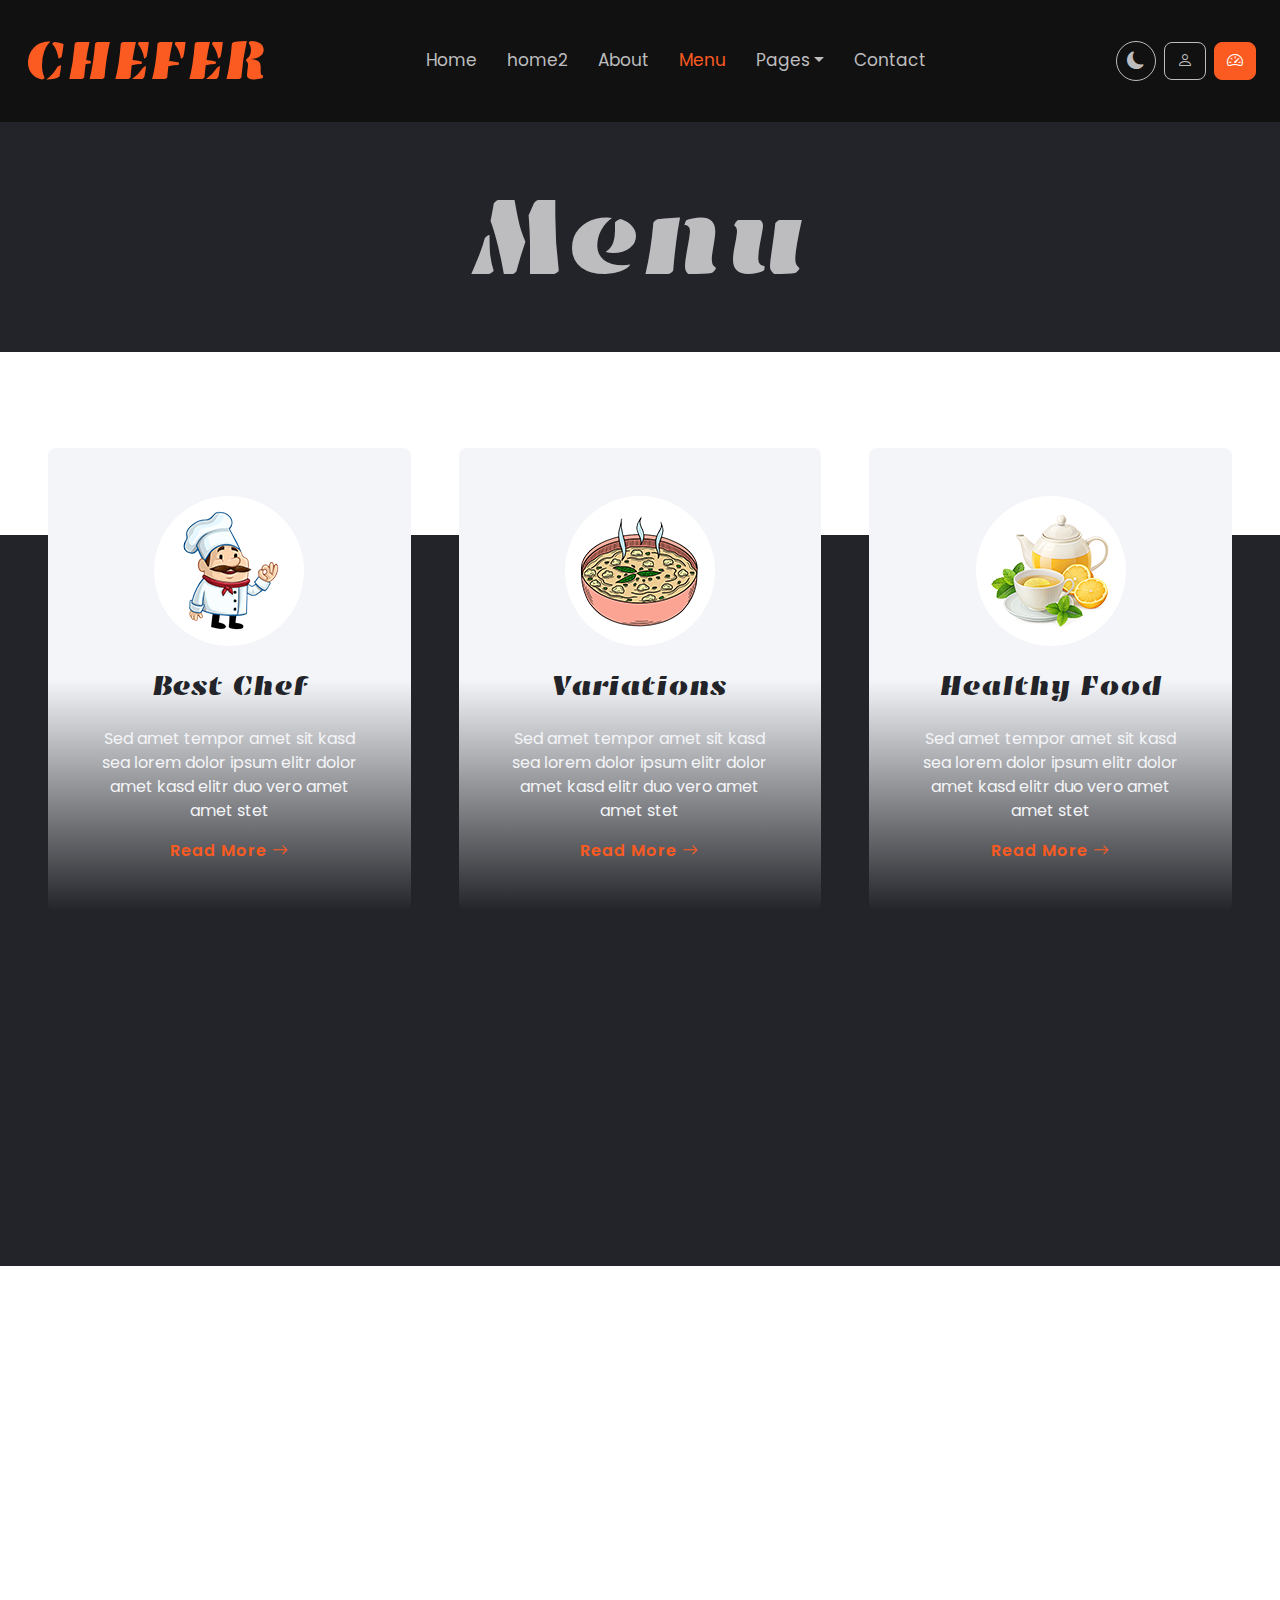
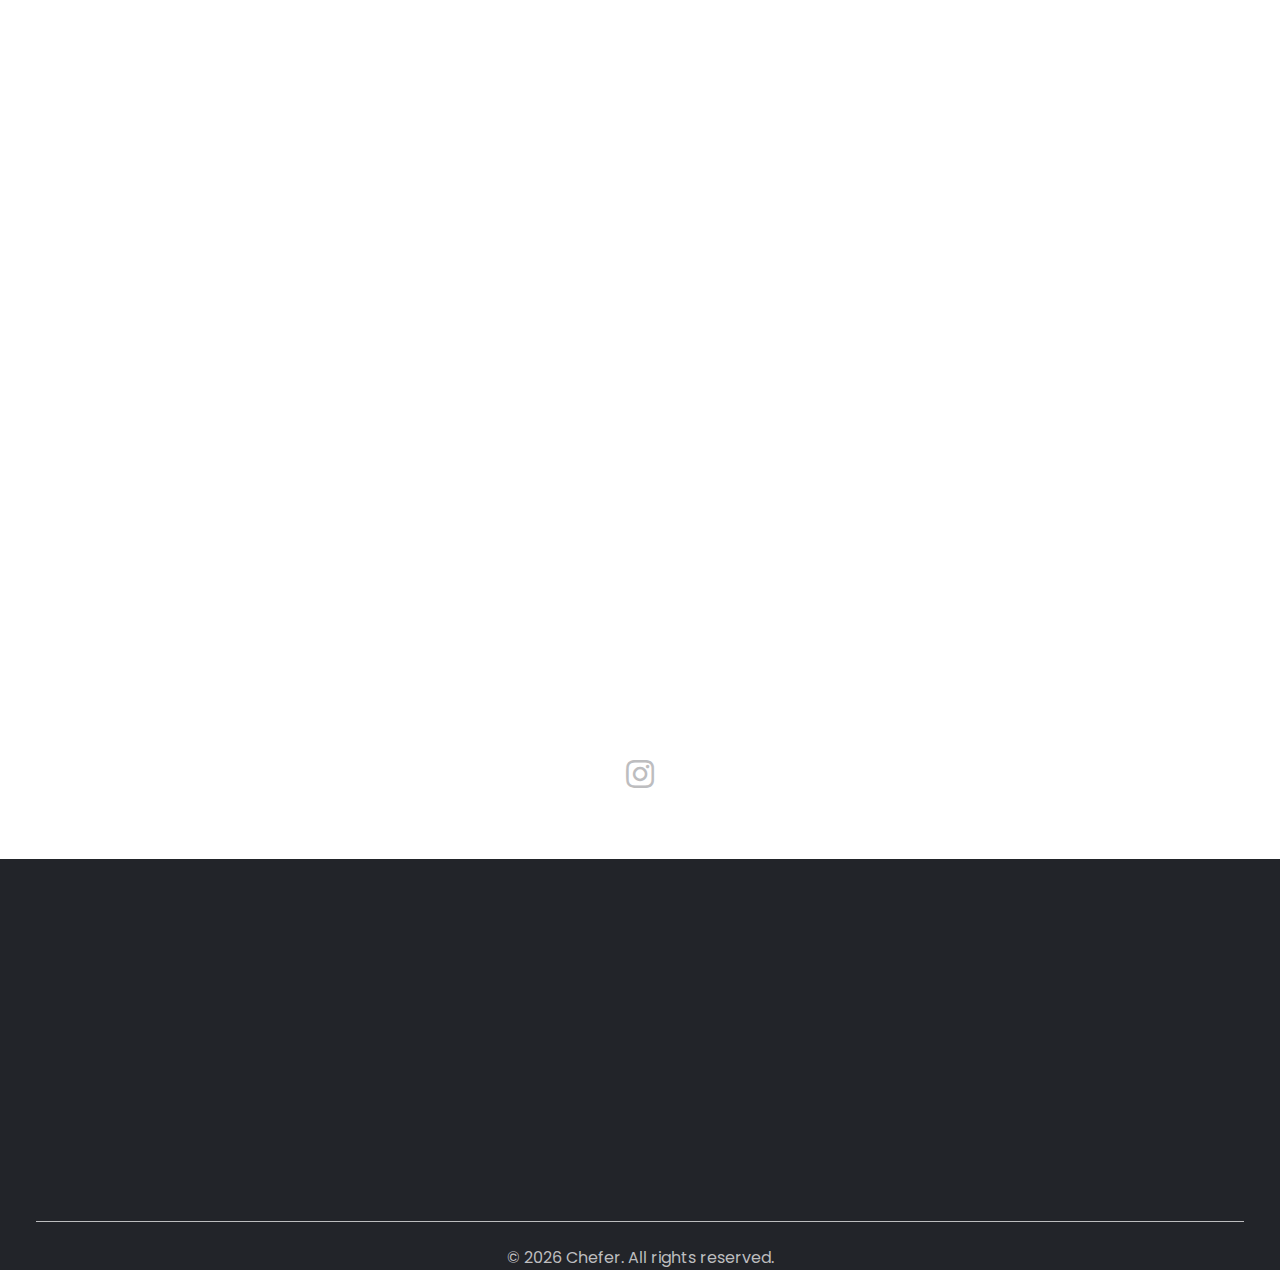
<file: menu.html>
<!DOCTYPE html>
<html lang="en">

<head>
    <meta charset="utf-8">
    <title>CHEFER - Chef Website Template</title>
    <meta content="width=device-width, initial-scale=1.0" name="viewport">
    <meta content="Free HTML Templates" name="keywords">
    <meta content="Free HTML Templates" name="description">

    <!-- Favicon -->
    <link href="img/favicon.png" rel="icon">

    <!-- Google Web Fonts -->
    <link rel="preconnect" href="https://fonts.googleapis.com">
    <link rel="preconnect" href="https://fonts.gstatic.com" crossorigin>
    <link href="https://fonts.googleapis.com/css2?family=Emblema+One&family=Poppins:wght@400;600&display=swap"
        rel="stylesheet">

    <!-- Icon Font Stylesheet -->
    <link href="https://cdnjs.cloudflare.com/ajax/libs/font-awesome/5.15.0/css/all.min.css" rel="stylesheet">
    <link href="https://cdn.jsdelivr.net/npm/bootstrap-icons@1.4.1/font/bootstrap-icons.css" rel="stylesheet">

    <!-- Libraries Stylesheet -->
    <link href="lib/animate/animate.min.css" rel="stylesheet">
    <link href="lib/owlcarousel/assets/owl.carousel.min.css" rel="stylesheet">

    <!-- Customized Bootstrap Stylesheet -->
    <link href="css/bootstrap.min.css" rel="stylesheet">

    <!-- Template Stylesheet -->
    <link href="css/style.css" rel="stylesheet">
</head>

<body>
    <!-- Spinner Start -->
    <div id="spinner"
        class="show bg-dark position-fixed translate-middle w-100 vh-100 top-50 start-50 d-flex align-items-center justify-content-center">
        <div class="spinner-border text-primary" role="status" style="width: 3rem; height: 3rem;"></div>
    </div>
    <!-- Spinner End -->


    <!-- Header Start -->
    <nav class="navbar navbar-expand-lg navbar-dark p-2 px-lg-4" style="background: #111111;">
        <a href="index.html" class="navbar-brand">
            <h1 class="m-0 display-4 text-primary text-uppercase">Chefer</h1>
        </a>
        <button type="button" class="navbar-toggler" data-bs-toggle="collapse" data-bs-target="#navbarCollapse">
            <span class="navbar-toggler-icon"></span>
        </button>
        <div class="collapse navbar-collapse justify-content-between" id="navbarCollapse">
            <div class="navbar-nav mx-auto py-0">
                <a href="index.html" class="nav-item nav-link">Home</a>
                <a href="team.html" class="nav-item nav-link">home2</a>
                <a href="about.html" class="nav-item nav-link">About</a>
                <a href="menu.html" class="nav-item nav-link active">Menu</a>


                <div class="nav-item dropdown">
                    <a href="#" class="nav-link dropdown-toggle" data-bs-toggle="dropdown">Pages</a>
                    <div class="dropdown-menu rounded-0 m-0">
                        <a href="feature.html" class="dropdown-item">Features</a>
                        <a href="blog.html" class="dropdown-item">Blog Post</a>
                        <a href="testimonial.html" class="dropdown-item">Testimonial</a>
                        <a href="404.html" class="dropdown-item">404 Error</a>
                    </div>
                </div>
                <a href="contact.html" class="nav-item nav-link">Contact</a>
            </div>
            <div class="theme-toggle-mobile">
                <button class="btn theme-toggle-btn" aria-label="Toggle dark mode">
                    <i class="bi bi-moon-fill"></i>
                </button>
                <span>Theme</span>
            </div>
            <div class="d-flex d-lg-none align-items-center gap-2 py-2">
                <a class="btn btn-outline-secondary" href="login.html">
                    <i class="bi bi-person me-1"></i> Profile
                </a>
                <a class="btn btn-primary" href="dashboard.html">
                    <i class="bi bi-speedometer2 me-1"></i> Dashboard
                </a>
            </div>
            <div class="d-none d-lg-flex align-items-center py-2">
                <button class="btn theme-toggle-btn ms-3" aria-label="Toggle dark mode">
                    <i class="bi bi-moon-fill"></i>
                </button>
                <a class="btn btn-outline-secondary ms-2" href="login.html">
                    <i class="bi bi-person"></i>
                </a>
                <a class="btn btn-primary ms-2" href="dashboard.html">
                    <i class="bi bi-speedometer2"></i>
                </a>
            </div>
        </div>
    </nav>
    <!-- Header End -->


    <!-- Hero Start -->
    <div class="container-fluid p-5 mb-5 bg-dark text-secondary">
        <div class="container wow fadeIn" data-wow-delay="0.1s">
            <h1 class="display-1 text-secondary text-center mb-0">Menu</h1>
        </div>
    </div>
    <!-- Hero End -->


    <!-- Feature Start -->
    <div class="container-fluid feature position-relative p-5 pb-0 mt-5">
        <div class="row g-5 gb-5">
            <div class="col-lg-4 col-md-6 wow fadeIn" data-wow-delay="0.1s">
                <div class="feature-item rounded text-center p-5">
                    <img class="img-fluid bg-white rounded-circle" src="img/feature-1.png"
                        style="width: 150px; height: 150px;">
                    <h3 class="my-4">Best Chef</h3>
                    <p class="text-light">Sed amet tempor amet sit kasd sea lorem dolor ipsum elitr dolor amet kasd
                        elitr duo vero amet amet stet</p>
                    <a class="font-body" style="letter-spacing: 1px;" href="">Read More <i
                            class="bi bi-arrow-right"></i></a>
                </div>
            </div>
            <div class="col-lg-4 col-md-6 wow fadeIn" data-wow-delay="0.3s">
                <div class="feature-item rounded text-center p-5">
                    <img class="img-fluid bg-white rounded-circle" src="img/feature-2.png"
                        style="width: 150px; height: 150px;">
                    <h3 class="my-4">Variations</h3>
                    <p class="text-light">Sed amet tempor amet sit kasd sea lorem dolor ipsum elitr dolor amet kasd
                        elitr duo vero amet amet stet</p>
                    <a class="font-body" style="letter-spacing: 1px;" href="">Read More <i
                            class="bi bi-arrow-right"></i></a>
                </div>
            </div>
            <div class="col-lg-4 col-md-6 wow fadeIn" data-wow-delay="0.5s">
                <div class="feature-item rounded text-center p-5">
                    <img class="img-fluid bg-white rounded-circle" src="img/feature-3.png"
                        style="width: 150px; height: 150px;">
                    <h3 class="my-4">Healthy Food</h3>
                    <p class="text-light">Sed amet tempor amet sit kasd sea lorem dolor ipsum elitr dolor amet kasd
                        elitr duo vero amet amet stet</p>
                    <a class="font-body" style="letter-spacing: 1px;" href="">Read More <i
                            class="bi bi-arrow-right"></i></a>
                </div>
            </div>
            <div class="col-lg-12 col-md-6 text-center wow fadeIn" data-wow-delay="0.1s">
                <h1 class="display-4 text-secondary mb-4"><span class="text-primary">30% Discount</span><br> For This
                    Summer</h1>
                <a href="" class="btn btn-primary py-3 px-5">Order Now</a>
            </div>
        </div>
    </div>
    <!-- Feature End -->


    <!-- Menu Start -->
    <div class="container-fluid menu py-5 px-0">
        <div class="mb-5 text-center wow fadeIn" data-wow-delay="0.1s" style="max-width: 700px; margin: auto;">
            <h5 class="section-title">Our Menu</h5>
            <h1 class="display-3 mb-0">Hands Craft More Than Meals</h1>
        </div>
        <div class="tab-class text-center">
            <ul class="nav nav-pills d-inline-flex justify-content-center bg-dark text-uppercase rounded-pill mb-5 wow fadeIn"
                data-wow-delay="0.2s">
                <li class="nav-item">
                    <a class="nav-link rounded-pill text-white active" data-bs-toggle="pill" href="#tab-1">Breakfast</a>
                </li>
                <li class="nav-item">
                    <a class="nav-link rounded-pill text-white" data-bs-toggle="pill" href="#tab-2">Launch</a>
                </li>
                <li class="nav-item">
                    <a class="nav-link rounded-pill text-white" data-bs-toggle="pill" href="#tab-3">Dinner</a>
                </li>
            </ul>
            <div class="tab-content">
                <div id="tab-1" class="tab-pane fade show p-0 active">
                    <div class="row g-0">
                        <div class="col-lg-3 col-md-4 col-sm-6 wow fadeIn" data-wow-delay="0.1s">
                            <div class="position-relative">
                                <img class="img-fluid" src="img/menu-1.jpg" alt="">
                                <div
                                    class="position-absolute bottom-0 end-0 mb-4 me-4 py-1 px-3 bg-dark rounded-pill text-primary">
                                    BBQ Chicken</div>
                            </div>
                        </div>
                        <div class="col-lg-3 col-md-4 col-sm-6 wow fadeIn" data-wow-delay="0.2s">
                            <div class="position-relative">
                                <img class="img-fluid" src="img/menu-2.jpg" alt="">
                                <div
                                    class="position-absolute bottom-0 end-0 mb-4 me-4 py-1 px-3 bg-dark rounded-pill text-primary">
                                    BBQ Chicken</div>
                            </div>
                        </div>
                        <div class="col-lg-3 col-md-4 col-sm-6 wow fadeIn" data-wow-delay="0.3s">
                            <div class="position-relative">
                                <img class="img-fluid" src="img/menu-3.jpg" alt="">
                                <div
                                    class="position-absolute bottom-0 end-0 mb-4 me-4 py-1 px-3 bg-dark rounded-pill text-primary">
                                    BBQ Chicken</div>
                            </div>
                        </div>
                        <div class="col-lg-3 col-md-4 col-sm-6 wow fadeIn" data-wow-delay="0.4s">
                            <div class="position-relative">
                                <img class="img-fluid" src="img/menu-4.jpg" alt="">
                                <div
                                    class="position-absolute bottom-0 end-0 mb-4 me-4 py-1 px-3 bg-dark rounded-pill text-primary">
                                    BBQ Chicken</div>
                            </div>
                        </div>
                        <div class="col-lg-3 col-md-4 col-sm-6 wow fadeIn" data-wow-delay="0.5s">
                            <div class="position-relative">
                                <img class="img-fluid" src="img/menu-5.jpg" alt="">
                                <div
                                    class="position-absolute bottom-0 end-0 mb-4 me-4 py-1 px-3 bg-dark rounded-pill text-primary">
                                    BBQ Chicken</div>
                            </div>
                        </div>
                        <div class="col-lg-3 col-md-4 col-sm-6 wow fadeIn" data-wow-delay="0.6s">
                            <div class="position-relative">
                                <img class="img-fluid" src="img/menu-6.jpg" alt="">
                                <div
                                    class="position-absolute bottom-0 end-0 mb-4 me-4 py-1 px-3 bg-dark rounded-pill text-primary">
                                    BBQ Chicken</div>
                            </div>
                        </div>
                        <div class="col-lg-3 col-md-4 col-sm-6 wow fadeIn" data-wow-delay="0.7s">
                            <div class="position-relative">
                                <img class="img-fluid" src="img/menu-7.jpg" alt="">
                                <div
                                    class="position-absolute bottom-0 end-0 mb-4 me-4 py-1 px-3 bg-dark rounded-pill text-primary">
                                    BBQ Chicken</div>
                            </div>
                        </div>
                        <div class="col-lg-3 col-md-4 col-sm-6 wow fadeIn" data-wow-delay="0.8s">
                            <div class="position-relative">
                                <img class="img-fluid" src="img/menu-8.jpg" alt="">
                                <div
                                    class="position-absolute bottom-0 end-0 mb-4 me-4 py-1 px-3 bg-dark rounded-pill text-primary">
                                    BBQ Chicken</div>
                            </div>
                        </div>
                    </div>
                </div>
                <div id="tab-2" class="tab-pane fade p-0">
                    <div class="row g-0">
                        <div class="col-lg-3 col-md-4 col-sm-6">
                            <div class="position-relative">
                                <img class="img-fluid" src="img/menu-2.jpg" alt="">
                                <div
                                    class="position-absolute bottom-0 end-0 mb-4 me-4 py-1 px-3 bg-dark rounded-pill text-primary">
                                    BBQ Chicken</div>
                            </div>
                        </div>
                        <div class="col-lg-3 col-md-4 col-sm-6">
                            <div class="position-relative">
                                <img class="img-fluid" src="img/menu-3.jpg" alt="">
                                <div
                                    class="position-absolute bottom-0 end-0 mb-4 me-4 py-1 px-3 bg-dark rounded-pill text-primary">
                                    BBQ Chicken</div>
                            </div>
                        </div>
                        <div class="col-lg-3 col-md-4 col-sm-6">
                            <div class="position-relative">
                                <img class="img-fluid" src="img/menu-4.jpg" alt="">
                                <div
                                    class="position-absolute bottom-0 end-0 mb-4 me-4 py-1 px-3 bg-dark rounded-pill text-primary">
                                    BBQ Chicken</div>
                            </div>
                        </div>
                        <div class="col-lg-3 col-md-4 col-sm-6">
                            <div class="position-relative">
                                <img class="img-fluid" src="img/menu-5.jpg" alt="">
                                <div
                                    class="position-absolute bottom-0 end-0 mb-4 me-4 py-1 px-3 bg-dark rounded-pill text-primary">
                                    BBQ Chicken</div>
                            </div>
                        </div>
                        <div class="col-lg-3 col-md-4 col-sm-6">
                            <div class="position-relative">
                                <img class="img-fluid" src="img/menu-6.jpg" alt="">
                                <div
                                    class="position-absolute bottom-0 end-0 mb-4 me-4 py-1 px-3 bg-dark rounded-pill text-primary">
                                    BBQ Chicken</div>
                            </div>
                        </div>
                        <div class="col-lg-3 col-md-4 col-sm-6">
                            <div class="position-relative">
                                <img class="img-fluid" src="img/menu-7.jpg" alt="">
                                <div
                                    class="position-absolute bottom-0 end-0 mb-4 me-4 py-1 px-3 bg-dark rounded-pill text-primary">
                                    BBQ Chicken</div>
                            </div>
                        </div>
                        <div class="col-lg-3 col-md-4 col-sm-6">
                            <div class="position-relative">
                                <img class="img-fluid" src="img/menu-8.jpg" alt="">
                                <div
                                    class="position-absolute bottom-0 end-0 mb-4 me-4 py-1 px-3 bg-dark rounded-pill text-primary">
                                    BBQ Chicken</div>
                            </div>
                        </div>
                        <div class="col-lg-3 col-md-4 col-sm-6">
                            <div class="position-relative">
                                <img class="img-fluid" src="img/menu-1.jpg" alt="">
                                <div
                                    class="position-absolute bottom-0 end-0 mb-4 me-4 py-1 px-3 bg-dark rounded-pill text-primary">
                                    BBQ Chicken</div>
                            </div>
                        </div>
                    </div>
                </div>
                <div id="tab-3" class="tab-pane fade p-0">
                    <div class="row g-0">
                        <div class="col-lg-3 col-md-4 col-sm-6">
                            <div class="position-relative">
                                <img class="img-fluid" src="img/menu-3.jpg" alt="">
                                <div
                                    class="position-absolute bottom-0 end-0 mb-4 me-4 py-1 px-3 bg-dark rounded-pill text-primary">
                                    BBQ Chicken</div>
                            </div>
                        </div>
                        <div class="col-lg-3 col-md-4 col-sm-6">
                            <div class="position-relative">
                                <img class="img-fluid" src="img/menu-4.jpg" alt="">
                                <div
                                    class="position-absolute bottom-0 end-0 mb-4 me-4 py-1 px-3 bg-dark rounded-pill text-primary">
                                    BBQ Chicken</div>
                            </div>
                        </div>
                        <div class="col-lg-3 col-md-4 col-sm-6">
                            <div class="position-relative">
                                <img class="img-fluid" src="img/menu-5.jpg" alt="">
                                <div
                                    class="position-absolute bottom-0 end-0 mb-4 me-4 py-1 px-3 bg-dark rounded-pill text-primary">
                                    BBQ Chicken</div>
                            </div>
                        </div>
                        <div class="col-lg-3 col-md-4 col-sm-6">
                            <div class="position-relative">
                                <img class="img-fluid" src="img/menu-6.jpg" alt="">
                                <div
                                    class="position-absolute bottom-0 end-0 mb-4 me-4 py-1 px-3 bg-dark rounded-pill text-primary">
                                    BBQ Chicken</div>
                            </div>
                        </div>
                        <div class="col-lg-3 col-md-4 col-sm-6">
                            <div class="position-relative">
                                <img class="img-fluid" src="img/menu-7.jpg" alt="">
                                <div
                                    class="position-absolute bottom-0 end-0 mb-4 me-4 py-1 px-3 bg-dark rounded-pill text-primary">
                                    BBQ Chicken</div>
                            </div>
                        </div>
                        <div class="col-lg-3 col-md-4 col-sm-6">
                            <div class="position-relative">
                                <img class="img-fluid" src="img/menu-8.jpg" alt="">
                                <div
                                    class="position-absolute bottom-0 end-0 mb-4 me-4 py-1 px-3 bg-dark rounded-pill text-primary">
                                    BBQ Chicken</div>
                            </div>
                        </div>
                        <div class="col-lg-3 col-md-4 col-sm-6">
                            <div class="position-relative">
                                <img class="img-fluid" src="img/menu-1.jpg" alt="">
                                <div
                                    class="position-absolute bottom-0 end-0 mb-4 me-4 py-1 px-3 bg-dark rounded-pill text-primary">
                                    BBQ Chicken</div>
                            </div>
                        </div>
                        <div class="col-lg-3 col-md-4 col-sm-6">
                            <div class="position-relative">
                                <img class="img-fluid" src="img/menu-2.jpg" alt="">
                                <div
                                    class="position-absolute bottom-0 end-0 mb-4 me-4 py-1 px-3 bg-dark rounded-pill text-primary">
                                    BBQ Chicken</div>
                            </div>
                        </div>
                    </div>
                </div>
            </div>
        </div>
    </div>
    <!-- Menu End -->


    <!-- Instagram Start -->
    <div class="container-fluid position-relative instagram p-0 mt-5">
        <a href=""
            class="d-flex align-items-center justify-content-center position-absolute top-50 start-50 translate-middle bg-white rounded-circle"
            style="width: 100px; height: 100px; z-index: 1;">
            <i class="fab fa-instagram fa-2x text-secondary"></i>
        </a>
        <div class="row g-0">
            <div class="col-lg-2 col-md-3 col-sm-4 wow fadeIn" data-wow-delay="0.1s">
                <img class="img-fluid" src="img/menu-2.jpg" alt="">
            </div>
            <div class="col-lg-2 col-md-3 col-sm-4 wow fadeIn" data-wow-delay="0.2s">
                <img class="img-fluid" src="img/menu-3.jpg" alt="">
            </div>
            <div class="col-lg-2 col-md-3 col-sm-4 wow fadeIn" data-wow-delay="0.3s">
                <img class="img-fluid" src="img/menu-4.jpg" alt="">
            </div>
            <div class="col-lg-2 col-md-3 col-sm-4 wow fadeIn" data-wow-delay="0.4s">
                <img class="img-fluid" src="img/menu-5.jpg" alt="">
            </div>
            <div class="col-lg-2 col-md-3 col-sm-4 wow fadeIn" data-wow-delay="0.5s">
                <img class="img-fluid" src="img/menu-6.jpg" alt="">
            </div>
            <div class="col-lg-2 col-md-3 col-sm-4 wow fadeIn" data-wow-delay="0.6s">
                <img class="img-fluid" src="img/menu-7.jpg" alt="">
            </div>
        </div>
    </div>
    <!-- Instagram End -->


    <!-- Footer Start -->
    <div class="container-fluid bg-dark text-secondary px-5">
        <div class="row gx-5 wow fadeIn" data-wow-delay="0.1s">
            <!-- Column 1: Logo -->
            <div class="col-lg-3 col-md-6 pt-5 mb-5">
                <a href="index.html" style="text-decoration: none;">
                    <h2 class="text-primary text-uppercase mb-4" style="font-family: 'Emblema One', system-ui;">Chefer
                    </h2>
                </a>
                <p class="mb-4">Experience culinary excellence with our master chefs and exquisite dishes.</p>
                <div class="d-flex">
                    <a class="btn btn-primary btn-square rounded-circle me-2" href="#"><i
                            class="fab fa-twitter"></i></a>
                    <a class="btn btn-primary btn-square rounded-circle me-2" href="#"><i
                            class="fab fa-facebook-f"></i></a>
                    <a class="btn btn-primary btn-square rounded-circle me-2" href="#"><i
                            class="fab fa-linkedin-in"></i></a>
                    <a class="btn btn-primary btn-square rounded-circle" href="#"><i class="fab fa-instagram"></i></a>
                </div>
            </div>

            <!-- Column 2: Get In Touch -->
            <div class="col-lg-3 col-md-6 pt-5 mb-5">
                <h3 class="text-light mb-4">Get In Touch</h3>
                <div class="d-flex mb-2">
                    <i class="bi bi-geo-alt text-primary me-2"></i>
                    <p class="mb-0">123 Street, New York, USA</p>
                </div>
                <div class="d-flex mb-2">
                    <i class="bi bi-envelope-open text-primary me-2"></i>
                    <p class="mb-0">info@example.com</p>
                </div>
                <div class="d-flex mb-2">
                    <i class="bi bi-telephone text-primary me-2"></i>
                    <p class="mb-0">+012 345 67890</p>
                </div>
            </div>

            <!-- Column 3: Quick Links -->
            <div class="col-lg-3 col-md-6 pt-5 mb-5">
                <h3 class="text-light mb-4">Quick Links</h3>
                <div class="d-flex flex-column justify-content-start">
                    <a class="text-secondary mb-2" href="index.html"><i
                            class="bi bi-arrow-right text-primary me-2"></i>Home</a>
                    <a class="text-secondary mb-2" href="about.html"><i
                            class="bi bi-arrow-right text-primary me-2"></i>About Us</a>
                    <a class="text-secondary mb-2" href="menu.html"><i
                            class="bi bi-arrow-right text-primary me-2"></i>Food Menu</a>
                    <a class="text-secondary mb-2" href="team.html"><i
                            class="bi bi-arrow-right text-primary me-2"></i>Our Chefs</a>
                    <a class="text-secondary mb-2" href="blog.html"><i
                            class="bi bi-arrow-right text-primary me-2"></i>Latest Blog</a>
                    <a class="text-secondary" href="contact.html"><i
                            class="bi bi-arrow-right text-primary me-2"></i>Contact Us</a>
                </div>
            </div>

            <!-- Column 4: Opening Hours -->
            <div class="col-lg-3 col-md-6 pt-5 mb-5">
                <h3 class="text-light mb-4">Opening Hours</h3>
                <div class="d-flex flex-column justify-content-start">
                    <p class="text-secondary mb-2"><i class="bi bi-clock text-primary me-2"></i>Monday - Friday</p>
                    <p class="text-secondary mb-2">09:00 AM - 09:00 PM</p>
                    <p class="text-secondary mb-2"><i class="bi bi-clock text-primary me-2"></i>Saturday - Sunday</p>
                    <p class="text-secondary mb-0">10:00 AM - 11:00 PM</p>
                </div>
            </div>
        </div>
        <div class="row border-top border-secondary pt-4 mt-4">
            <div class="col-12 text-center text-secondary">
                &copy; 2026 Chefer. All rights reserved.
            </div>
        </div>
    </div>

    <!-- Footer End -->


    <!-- Back to Top -->
    <a href="#" class="btn btn-dark py-3 fs-4 back-to-top"><i class="bi bi-arrow-up"></i></a>


    <!-- JavaScript Libraries -->
    <script src="https://ajax.googleapis.com/ajax/libs/jquery/3.6.4/jquery.min.js"></script>
    <script src="https://cdn.jsdelivr.net/npm/bootstrap@5.0.0/dist/js/bootstrap.bundle.min.js"></script>
    <script src="lib/wow/wow.min.js"></script>
    <script src="lib/easing/easing.min.js"></script>
    <script src="lib/waypoints/waypoints.min.js"></script>
    <script src="lib/counterup/counterup.min.js"></script>
    <script src="lib/owlcarousel/owl.carousel.min.js"></script>

    <!-- Template Javascript -->
    <script src="js/main.js"></script>
    <script src="js/theme-toggle.js"></script>
</body>

</html>
</file>
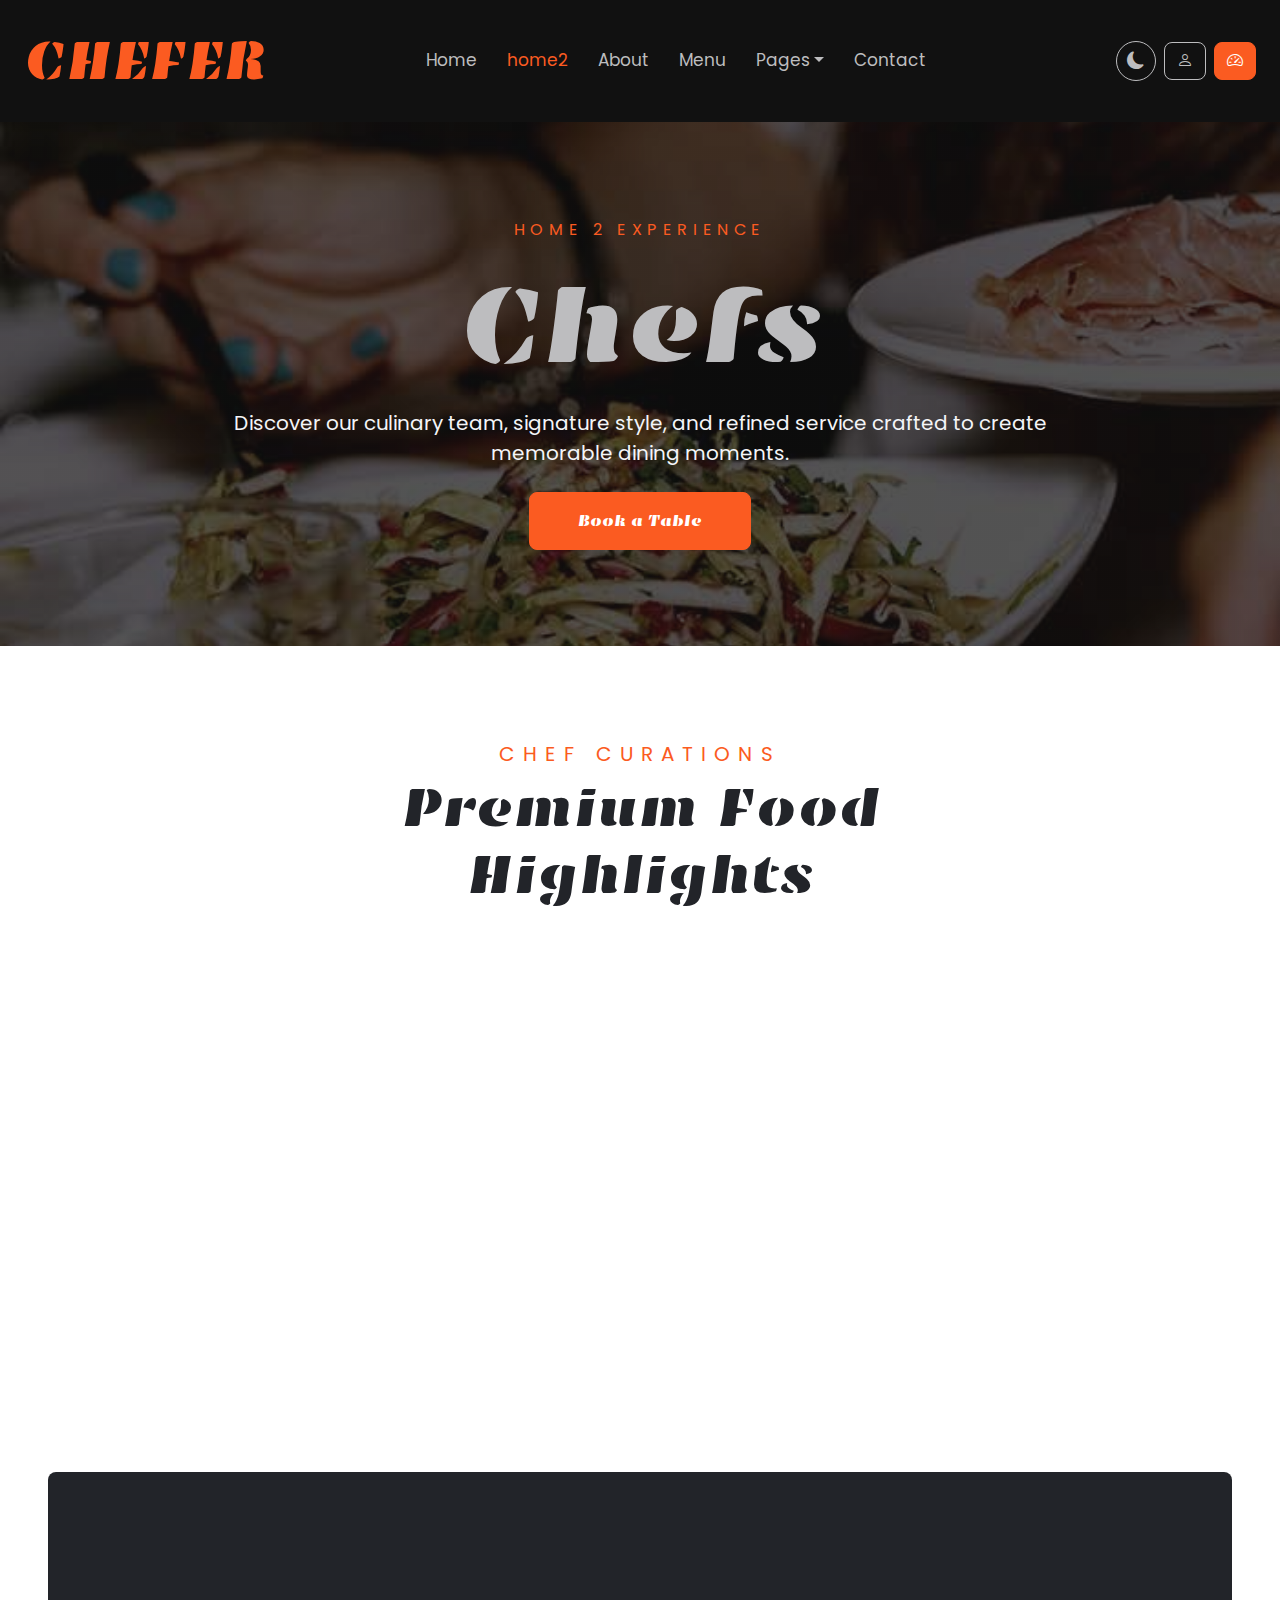
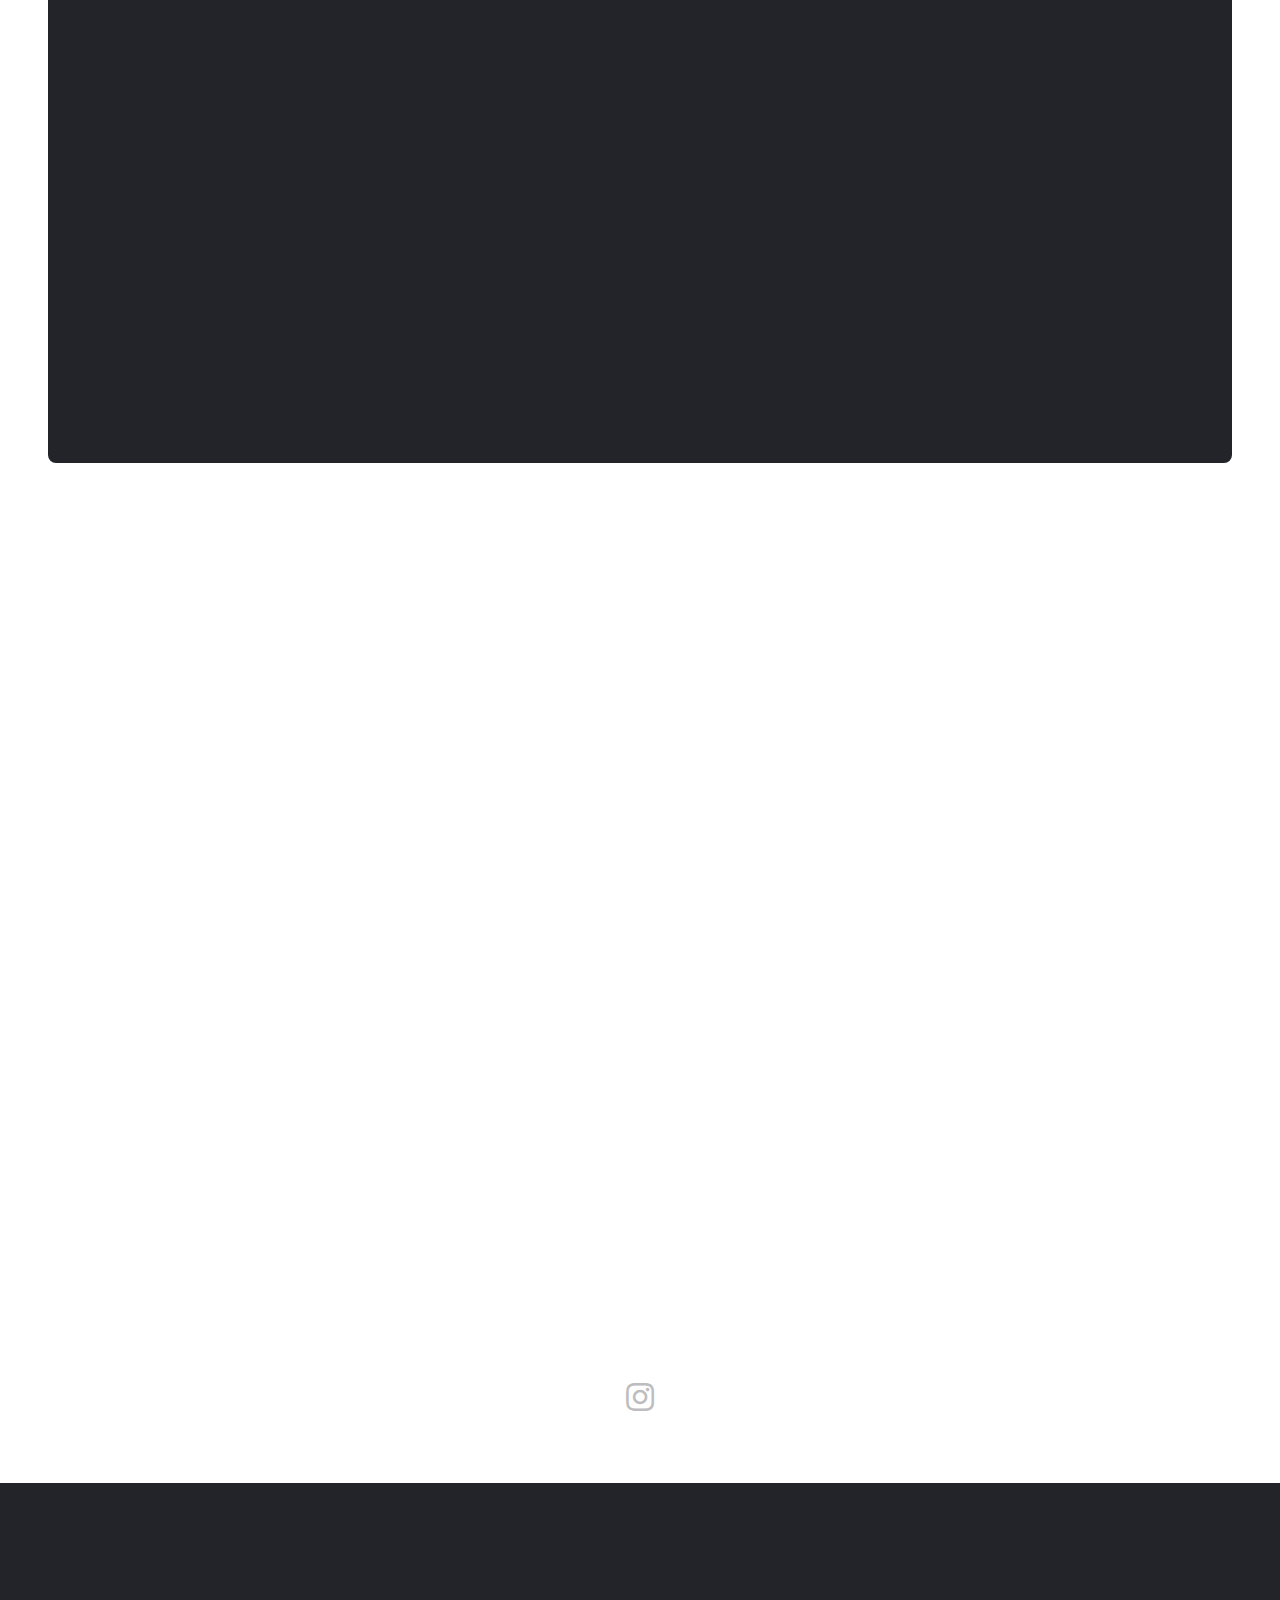
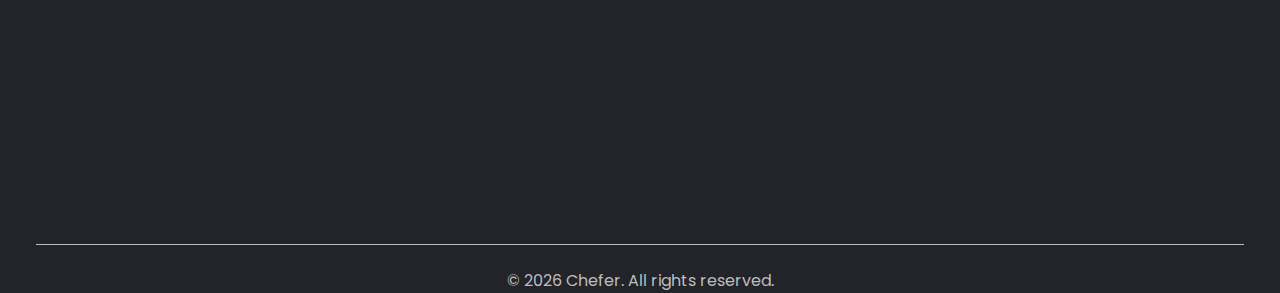
<file: team.html>
<!DOCTYPE html>
<html lang="en">

<head>
    <meta charset="utf-8">
    <title>CHEFER - Chef Website Template</title>
    <meta content="width=device-width, initial-scale=1.0" name="viewport">
    <meta content="Free HTML Templates" name="keywords">
    <meta content="Free HTML Templates" name="description">

    <!-- Favicon -->
    <link href="img/favicon.png" rel="icon">

    <!-- Google Web Fonts -->
    <link rel="preconnect" href="https://fonts.googleapis.com">
    <link rel="preconnect" href="https://fonts.gstatic.com" crossorigin>
    <link href="https://fonts.googleapis.com/css2?family=Emblema+One&family=Poppins:wght@400;600&display=swap"
        rel="stylesheet">

    <!-- Icon Font Stylesheet -->
    <link href="https://cdnjs.cloudflare.com/ajax/libs/font-awesome/5.15.0/css/all.min.css" rel="stylesheet">
    <link href="https://cdn.jsdelivr.net/npm/bootstrap-icons@1.4.1/font/bootstrap-icons.css" rel="stylesheet">

    <!-- Libraries Stylesheet -->
    <link href="lib/animate/animate.min.css" rel="stylesheet">
    <link href="lib/owlcarousel/assets/owl.carousel.min.css" rel="stylesheet">

    <!-- Customized Bootstrap Stylesheet -->
    <link href="css/bootstrap.min.css" rel="stylesheet">

    <!-- Template Stylesheet -->
    <link href="css/style.css" rel="stylesheet">
    <style>
        .home2-hero {
            background: linear-gradient(rgba(17, 17, 17, 0.72), rgba(17, 17, 17, 0.72)), url('img/hero-2.jpg') center center no-repeat;
            background-size: cover;
        }
    </style>
</head>

<body>
    <!-- Spinner Start -->
    <div id="spinner"
        class="show bg-dark position-fixed translate-middle w-100 vh-100 top-50 start-50 d-flex align-items-center justify-content-center">
        <div class="spinner-border text-primary" role="status" style="width: 3rem; height: 3rem;"></div>
    </div>
    <!-- Spinner End -->


    <!-- Header Start -->
    <nav class="navbar navbar-expand-lg navbar-dark p-2 px-lg-4" style="background: #111111;">
        <a href="index.html" class="navbar-brand">
            <h1 class="m-0 display-4 text-primary text-uppercase">Chefer</h1>
        </a>
        <button type="button" class="navbar-toggler" data-bs-toggle="collapse" data-bs-target="#navbarCollapse">
            <span class="navbar-toggler-icon"></span>
        </button>
        <div class="collapse navbar-collapse justify-content-between" id="navbarCollapse">
            <div class="navbar-nav mx-auto py-0">
                <a href="index.html" class="nav-item nav-link">Home</a>
                <a href="team.html" class="nav-item nav-link active">home2</a>
                <a href="about.html" class="nav-item nav-link">About</a>
                <a href="menu.html" class="nav-item nav-link">Menu</a>


                <div class="nav-item dropdown">
                    <a href="#" class="nav-link dropdown-toggle" data-bs-toggle="dropdown">Pages</a>
                    <div class="dropdown-menu rounded-0 m-0">
                        <a href="feature.html" class="dropdown-item">Features</a>
                        <a href="blog.html" class="dropdown-item">Blog Post</a>
                        <a href="testimonial.html" class="dropdown-item">Testimonial</a>
                        <a href="404.html" class="dropdown-item">404 Error</a>
                    </div>
                </div>
                <a href="contact.html" class="nav-item nav-link">Contact</a>
            </div>
            <div class="theme-toggle-mobile">
                <button class="btn theme-toggle-btn" aria-label="Toggle dark mode">
                    <i class="bi bi-moon-fill"></i>
                </button>
                <span>Theme</span>
            </div>
            <div class="d-flex d-lg-none align-items-center gap-2 py-2">
                <a class="btn btn-outline-secondary" href="login.html">
                    <i class="bi bi-person me-1"></i> Profile
                </a>
                <a class="btn btn-primary" href="dashboard.html">
                    <i class="bi bi-speedometer2 me-1"></i> Dashboard
                </a>
            </div>
            <div class="d-none d-lg-flex align-items-center py-2">
                <button class="btn theme-toggle-btn ms-3" aria-label="Toggle dark mode">
                    <i class="bi bi-moon-fill"></i>
                </button>
                <a class="btn btn-outline-secondary ms-2" href="login.html">
                    <i class="bi bi-person"></i>
                </a>
                <a class="btn btn-primary ms-2" href="dashboard.html">
                    <i class="bi bi-speedometer2"></i>
                </a>
            </div>
        </div>
    </nav>
    <!-- Header End -->


    <!-- Hero Start -->
    <div class="container-fluid home2-hero py-5 mb-5">
        <div class="container py-5">
            <div class="row justify-content-center">
                <div class="col-lg-10 text-center wow fadeIn" data-wow-delay="0.1s">
                    <p class="text-primary text-uppercase mb-3" style="letter-spacing: .35rem;">Home 2 Experience</p>
                    <h1 class="display-1 text-secondary mb-3">Chefs</h1>
                    <p class="fs-5 text-light mb-4">Discover our culinary team, signature style, and refined service
                        crafted to create memorable dining moments.</p>
                    <a href="contact.html" class="btn btn-primary py-3 px-5">Book a Table</a>
                </div>
            </div>
        </div>
    </div>
    <!-- Hero End -->


    <!-- Premium Food Highlights Start -->
    <div class="container-fluid p-5">
        <div class="mb-5 text-center wow fadeIn" data-wow-delay="0.1s" style="max-width: 760px; margin: auto;">
            <h5 class="section-title">Chef Curations</h5>
            <h1 class="display-4 mb-0">Premium Food Highlights</h1>
        </div>
        <div class="row g-4">
            <div class="col-lg-4 col-md-6 wow fadeIn" data-wow-delay="0.2s">
                <div class="bg-dark rounded overflow-hidden h-100" style="border: 1px solid rgba(255, 193, 7, .2);">
                    <div class="position-relative">
                        <img class="img-fluid w-100" src="img/menu-2.jpg" alt="">
                        <span class="position-absolute top-0 end-0 bg-primary text-dark px-3 py-1 small"
                            style="font-weight: 600;">Chef Pick</span>
                    </div>
                    <div class="p-4">
                        <h4 class="text-secondary mb-3">Truffle Herb Pasta</h4>
                        <p class="mb-0 text-light" style="opacity: .82;">Handmade pasta finished with black truffle,
                            garden herbs, and slow-roasted garlic cream.</p>
                    </div>
                </div>
            </div>
            <div class="col-lg-4 col-md-6 wow fadeIn" data-wow-delay="0.3s">
                <div class="bg-dark rounded overflow-hidden h-100" style="border: 1px solid rgba(255, 193, 7, .2);">
                    <div class="position-relative">
                        <img class="img-fluid w-100" src="img/menu-4.jpg" alt="">
                        <span class="position-absolute top-0 end-0 bg-primary text-dark px-3 py-1 small"
                            style="font-weight: 600;">Guest Favorite</span>
                    </div>
                    <div class="p-4">
                        <h4 class="text-secondary mb-3">Smoked Grilled Salmon</h4>
                        <p class="mb-0 text-light" style="opacity: .82;">Atlantic salmon grilled over oak wood, paired
                            with citrus glaze and seasonal greens.</p>
                    </div>
                </div>
            </div>
            <div class="col-lg-4 col-md-6 wow fadeIn" data-wow-delay="0.4s">
                <div class="bg-dark rounded overflow-hidden h-100" style="border: 1px solid rgba(255, 193, 7, .2);">
                    <div class="position-relative">
                        <img class="img-fluid w-100" src="img/menu-6.jpg" alt="">
                        <span class="position-absolute top-0 end-0 bg-primary text-dark px-3 py-1 small"
                            style="font-weight: 600;">Premium</span>
                    </div>
                    <div class="p-4">
                        <h4 class="text-secondary mb-3">Signature Steak Board</h4>
                        <p class="mb-0 text-light" style="opacity: .82;">Aged cut steak with buttered vegetables and
                            house pepper jus for a bold, balanced finish.</p>
                    </div>
                </div>
            </div>
        </div>
    </div>
    <!-- Premium Food Highlights End -->


    <!-- Why Choose CHEFER Start -->
    <div class="container-fluid p-5 pt-0">
        <div class="row g-0 bg-dark rounded overflow-hidden align-items-center">
            <div class="col-lg-6 wow fadeIn" data-wow-delay="0.1s">
                <img class="img-fluid w-100 h-100" src="img/menu-7.jpg" alt=""
                    style="min-height: 420px; object-fit: cover;">
            </div>
            <div class="col-lg-6 wow fadeIn p-4 p-lg-5" data-wow-delay="0.3s">
                <h5 class="section-title">Why Choose CHEFER</h5>
                <h1 class="display-5 text-secondary mb-4">Fine Dining Crafted With Precision</h1>
                <p class="text-light mb-4" style="opacity: .85;">CHEFER combines culinary artistry, disciplined kitchen
                    standards, and premium ingredients to deliver consistent, restaurant-quality experiences every day.
                </p>
                <div class="mb-4">
                    <p class="text-secondary mb-2"><i class="bi bi-check-circle-fill text-primary me-2"></i>Fresh,
                        seasonal ingredients sourced daily</p>
                    <p class="text-secondary mb-2"><i class="bi bi-check-circle-fill text-primary me-2"></i>Skilled
                        chefs with global culinary expertise</p>
                    <p class="text-secondary mb-0"><i class="bi bi-check-circle-fill text-primary me-2"></i>Elegant
                        presentation and dependable service</p>
                </div>
                <a href="menu.html" class="btn btn-primary py-3 px-5">Explore Menu</a>
            </div>
        </div>
    </div>
    <!-- Why Choose CHEFER End -->


    <!-- Team Start -->
    <div class="container-fluid p-5">
        <div class="mb-5 text-center wow fadeIn" data-wow-delay="0.1s" style="max-width: 700px; margin: auto;">
            <h5 class="section-title">Expert Chefs</h5>
            <h1 class="display-3 mb-0">Let's Meet The Expert</h1>
        </div>
        <div class="row g-5">
            <div class="col-lg-4 col-md-6 wow fadeIn" data-wow-delay="0.1s">
                <div class="team-item position-relative">
                    <div class="position-relative overflow-hidden rounded-circle rounded-bottom rounded-end">
                        <img class="img-fluid w-100" src="img/team-1.jpg" alt="">
                        <div class="team-overlay">
                            <div class="d-flex align-items-center justify-content-start">
                                <a class="btn btn-light btn-square rounded-circle mx-1" href="#"><i
                                        class="fab fa-twitter"></i></a>
                                <a class="btn btn-light btn-square rounded-circle mx-1" href="#"><i
                                        class="fab fa-facebook-f"></i></a>
                                <a class="btn btn-light btn-square rounded-circle mx-1" href="#"><i
                                        class="fab fa-linkedin-in"></i></a>
                            </div>
                        </div>
                    </div>
                    <div class="position-absolute start-0 bottom-0 d-flex flex-column justify-content-center w-100 rounded-bottom text-center"
                        style="height: 100px; background: rgba(34, 36, 41, .9);">
                        <h5 class="text-light">John Deo</h5>
                        <p class="small text-uppercase text-secondary m-0" style="letter-spacing: 3px;">Master Chef</p>
                    </div>
                </div>
            </div>
            <div class="col-lg-4 col-md-6 wow fadeIn" data-wow-delay="0.3s">
                <div class="team-item position-relative">
                    <div class="position-relative overflow-hidden rounded-circle rounded-bottom rounded-end">
                        <img class="img-fluid w-100" src="img/team-2.jpg" alt="">
                        <div class="team-overlay">
                            <div class="d-flex align-items-center justify-content-start">
                                <a class="btn btn-light btn-square rounded-circle mx-1" href="#"><i
                                        class="fab fa-twitter"></i></a>
                                <a class="btn btn-light btn-square rounded-circle mx-1" href="#"><i
                                        class="fab fa-facebook-f"></i></a>
                                <a class="btn btn-light btn-square rounded-circle mx-1" href="#"><i
                                        class="fab fa-linkedin-in"></i></a>
                            </div>
                        </div>
                    </div>
                    <div class="position-absolute start-0 bottom-0 d-flex flex-column justify-content-center w-100 rounded-bottom text-center"
                        style="height: 100px; background: rgba(34, 36, 41, .9);">
                        <h5 class="text-light">John Deo</h5>
                        <p class="small text-uppercase text-secondary m-0" style="letter-spacing: 3px;">Assistant</p>
                    </div>
                </div>
            </div>
            <div class="col-lg-4 col-md-6 wow fadeIn" data-wow-delay="0.5s">
                <div class="team-item position-relative">
                    <div class="position-relative overflow-hidden rounded-circle rounded-bottom rounded-end">
                        <img class="img-fluid w-100" src="img/team-3.jpg" alt="">
                        <div class="team-overlay">
                            <div class="d-flex align-items-center justify-content-start">
                                <a class="btn btn-light btn-square rounded-circle mx-1" href="#"><i
                                        class="fab fa-twitter"></i></a>
                                <a class="btn btn-light btn-square rounded-circle mx-1" href="#"><i
                                        class="fab fa-facebook-f"></i></a>
                                <a class="btn btn-light btn-square rounded-circle mx-1" href="#"><i
                                        class="fab fa-linkedin-in"></i></a>
                            </div>
                        </div>
                    </div>
                    <div class="position-absolute start-0 bottom-0 d-flex flex-column justify-content-center w-100 rounded-bottom text-center"
                        style="height: 100px; background: rgba(34, 36, 41, .9);">
                        <h5 class="text-light">John Deo</h5>
                        <p class="small text-uppercase text-secondary m-0" style="letter-spacing: 3px;">Assistant</p>
                    </div>
                </div>
            </div>
        </div>
    </div>
    <!-- Team End -->


    <!-- Instagram Start -->
    <div class="container-fluid position-relative instagram p-0 mt-5">
        <a href=""
            class="d-flex align-items-center justify-content-center position-absolute top-50 start-50 translate-middle bg-white rounded-circle"
            style="width: 100px; height: 100px; z-index: 1;">
            <i class="fab fa-instagram fa-2x text-secondary"></i>
        </a>
        <div class="row g-0">
            <div class="col-lg-2 col-md-3 col-sm-4 wow fadeIn" data-wow-delay="0.1s">
                <img class="img-fluid" src="img/menu-2.jpg" alt="">
            </div>
            <div class="col-lg-2 col-md-3 col-sm-4 wow fadeIn" data-wow-delay="0.2s">
                <img class="img-fluid" src="img/menu-3.jpg" alt="">
            </div>
            <div class="col-lg-2 col-md-3 col-sm-4 wow fadeIn" data-wow-delay="0.3s">
                <img class="img-fluid" src="img/menu-4.jpg" alt="">
            </div>
            <div class="col-lg-2 col-md-3 col-sm-4 wow fadeIn" data-wow-delay="0.4s">
                <img class="img-fluid" src="img/menu-5.jpg" alt="">
            </div>
            <div class="col-lg-2 col-md-3 col-sm-4 wow fadeIn" data-wow-delay="0.5s">
                <img class="img-fluid" src="img/menu-6.jpg" alt="">
            </div>
            <div class="col-lg-2 col-md-3 col-sm-4 wow fadeIn" data-wow-delay="0.6s">
                <img class="img-fluid" src="img/menu-7.jpg" alt="">
            </div>
        </div>
    </div>
    <!-- Instagram End -->


    <!-- Footer Start -->
    <div class="container-fluid bg-dark text-secondary px-5">
        <div class="row gx-5 wow fadeIn" data-wow-delay="0.1s">
            <!-- Column 1: Logo -->
            <div class="col-lg-3 col-md-6 pt-5 mb-5">
                <a href="index.html" style="text-decoration: none;">
                    <h2 class="text-primary text-uppercase mb-4" style="font-family: 'Emblema One', system-ui;">Chefer
                    </h2>
                </a>
                <p class="mb-4">Experience culinary excellence with our master chefs and exquisite dishes.</p>
                <div class="d-flex">
                    <a class="btn btn-primary btn-square rounded-circle me-2" href="#"><i
                            class="fab fa-twitter"></i></a>
                    <a class="btn btn-primary btn-square rounded-circle me-2" href="#"><i
                            class="fab fa-facebook-f"></i></a>
                    <a class="btn btn-primary btn-square rounded-circle me-2" href="#"><i
                            class="fab fa-linkedin-in"></i></a>
                    <a class="btn btn-primary btn-square rounded-circle" href="#"><i class="fab fa-instagram"></i></a>
                </div>
            </div>

            <!-- Column 2: Get In Touch -->
            <div class="col-lg-3 col-md-6 pt-5 mb-5">
                <h3 class="text-light mb-4">Get In Touch</h3>
                <div class="d-flex mb-2">
                    <i class="bi bi-geo-alt text-primary me-2"></i>
                    <p class="mb-0">123 Street, New York, USA</p>
                </div>
                <div class="d-flex mb-2">
                    <i class="bi bi-envelope-open text-primary me-2"></i>
                    <p class="mb-0">info@example.com</p>
                </div>
                <div class="d-flex mb-2">
                    <i class="bi bi-telephone text-primary me-2"></i>
                    <p class="mb-0">+012 345 67890</p>
                </div>
            </div>

            <!-- Column 3: Quick Links -->
            <div class="col-lg-3 col-md-6 pt-5 mb-5">
                <h3 class="text-light mb-4">Quick Links</h3>
                <div class="d-flex flex-column justify-content-start">
                    <a class="text-secondary mb-2" href="index.html"><i
                            class="bi bi-arrow-right text-primary me-2"></i>Home</a>
                    <a class="text-secondary mb-2" href="about.html"><i
                            class="bi bi-arrow-right text-primary me-2"></i>About Us</a>
                    <a class="text-secondary mb-2" href="menu.html"><i
                            class="bi bi-arrow-right text-primary me-2"></i>Food Menu</a>
                    <a class="text-secondary mb-2" href="team.html"><i
                            class="bi bi-arrow-right text-primary me-2"></i>Our Chefs</a>
                    <a class="text-secondary mb-2" href="blog.html"><i
                            class="bi bi-arrow-right text-primary me-2"></i>Latest Blog</a>
                    <a class="text-secondary" href="contact.html"><i
                            class="bi bi-arrow-right text-primary me-2"></i>Contact Us</a>
                </div>
            </div>

            <!-- Column 4: Opening Hours -->
            <div class="col-lg-3 col-md-6 pt-5 mb-5">
                <h3 class="text-light mb-4">Opening Hours</h3>
                <div class="d-flex flex-column justify-content-start">
                    <p class="text-secondary mb-2"><i class="bi bi-clock text-primary me-2"></i>Monday - Friday</p>
                    <p class="text-secondary mb-2">09:00 AM - 09:00 PM</p>
                    <p class="text-secondary mb-2"><i class="bi bi-clock text-primary me-2"></i>Saturday - Sunday</p>
                    <p class="text-secondary mb-0">10:00 AM - 11:00 PM</p>
                </div>
            </div>
        </div>
        <div class="row border-top border-secondary pt-4 mt-4">
            <div class="col-12 text-center text-secondary">
                &copy; 2026 Chefer. All rights reserved.
            </div>
        </div>
    </div>

    <!-- Footer End -->


    <!-- Back to Top -->
    <a href="#" class="btn btn-dark py-3 fs-4 back-to-top"><i class="bi bi-arrow-up"></i></a>


    <!-- JavaScript Libraries -->
    <script src="https://ajax.googleapis.com/ajax/libs/jquery/3.6.4/jquery.min.js"></script>
    <script src="https://cdn.jsdelivr.net/npm/bootstrap@5.0.0/dist/js/bootstrap.bundle.min.js"></script>
    <script src="lib/wow/wow.min.js"></script>
    <script src="lib/easing/easing.min.js"></script>
    <script src="lib/waypoints/waypoints.min.js"></script>
    <script src="lib/counterup/counterup.min.js"></script>
    <script src="lib/owlcarousel/owl.carousel.min.js"></script>

    <!-- Template Javascript -->
    <script src="js/main.js"></script>
    <script src="js/theme-toggle.js"></script>
</body>

</html>
</file>
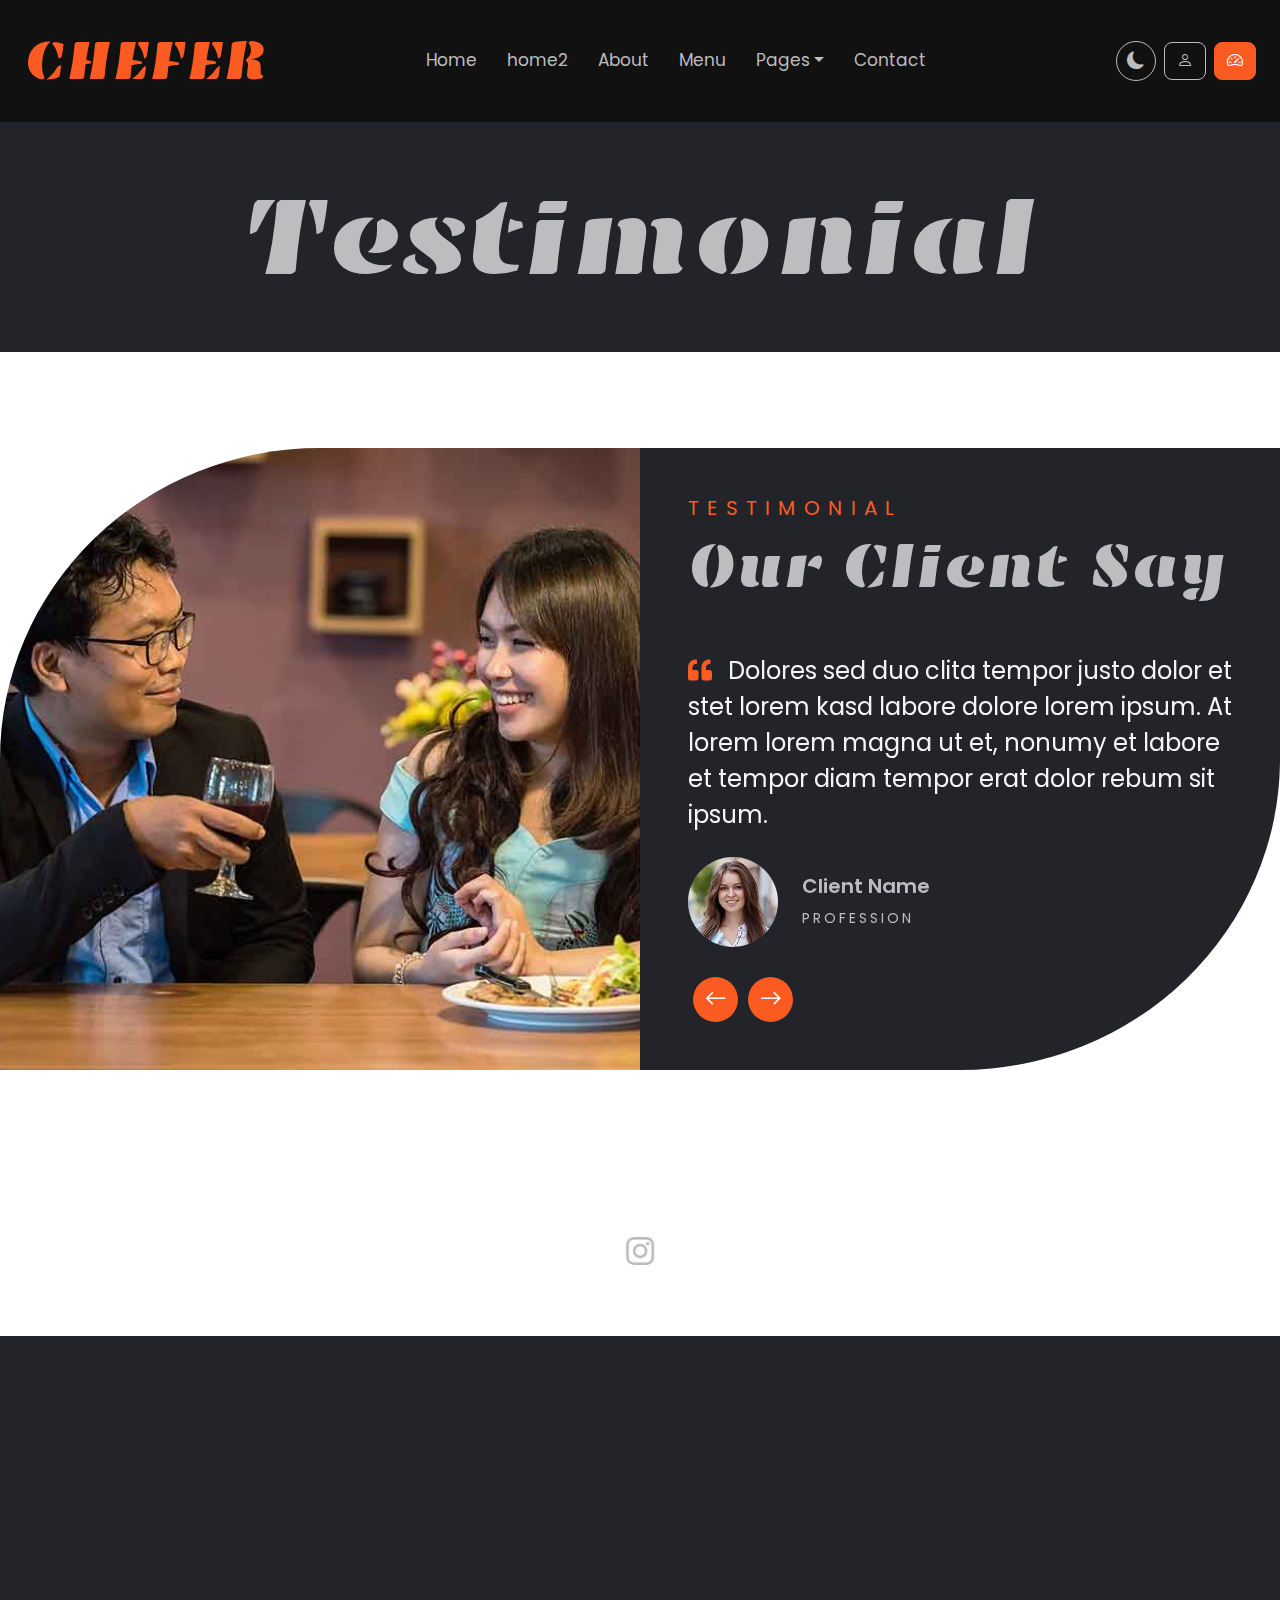
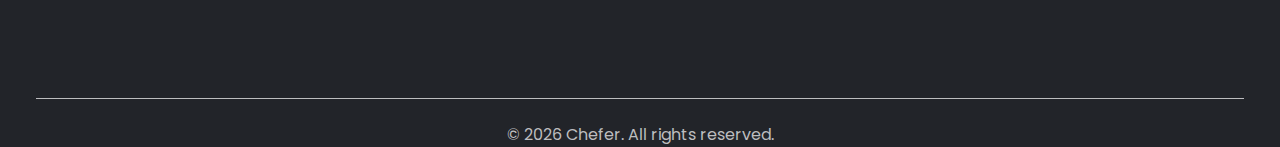
<file: testimonial.html>
<!DOCTYPE html>
<html lang="en">

<head>
    <meta charset="utf-8">
    <title>CHEFER - Chef Website Template</title>
    <meta content="width=device-width, initial-scale=1.0" name="viewport">
    <meta content="Free HTML Templates" name="keywords">
    <meta content="Free HTML Templates" name="description">

    <!-- Favicon -->
    <link href="img/favicon.png" rel="icon">

    <!-- Google Web Fonts -->
    <link rel="preconnect" href="https://fonts.googleapis.com">
    <link rel="preconnect" href="https://fonts.gstatic.com" crossorigin>
    <link href="https://fonts.googleapis.com/css2?family=Emblema+One&family=Poppins:wght@400;600&display=swap"
        rel="stylesheet">

    <!-- Icon Font Stylesheet -->
    <link href="https://cdnjs.cloudflare.com/ajax/libs/font-awesome/5.15.0/css/all.min.css" rel="stylesheet">
    <link href="https://cdn.jsdelivr.net/npm/bootstrap-icons@1.4.1/font/bootstrap-icons.css" rel="stylesheet">

    <!-- Libraries Stylesheet -->
    <link href="lib/animate/animate.min.css" rel="stylesheet">
    <link href="lib/owlcarousel/assets/owl.carousel.min.css" rel="stylesheet">

    <!-- Customized Bootstrap Stylesheet -->
    <link href="css/bootstrap.min.css" rel="stylesheet">

    <!-- Template Stylesheet -->
    <link href="css/style.css" rel="stylesheet">
</head>

<body>
    <!-- Spinner Start -->
    <div id="spinner"
        class="show bg-dark position-fixed translate-middle w-100 vh-100 top-50 start-50 d-flex align-items-center justify-content-center">
        <div class="spinner-border text-primary" role="status" style="width: 3rem; height: 3rem;"></div>
    </div>
    <!-- Spinner End -->


    <!-- Header Start -->
    <nav class="navbar navbar-expand-lg navbar-dark p-2 px-lg-4" style="background: #111111;">
        <a href="index.html" class="navbar-brand">
            <h1 class="m-0 display-4 text-primary text-uppercase">Chefer</h1>
        </a>
        <button type="button" class="navbar-toggler" data-bs-toggle="collapse" data-bs-target="#navbarCollapse">
            <span class="navbar-toggler-icon"></span>
        </button>
        <div class="collapse navbar-collapse justify-content-between" id="navbarCollapse">
            <div class="navbar-nav mx-auto py-0">
                <a href="index.html" class="nav-item nav-link">Home</a>
                <a href="team.html" class="nav-item nav-link">home2</a>
                <a href="about.html" class="nav-item nav-link">About</a>
                <a href="menu.html" class="nav-item nav-link">Menu</a>


                <div class="nav-item dropdown">
                    <a href="#" class="nav-link dropdown-toggle" data-bs-toggle="dropdown">Pages</a>
                    <div class="dropdown-menu rounded-0 m-0">
                        <a href="feature.html" class="dropdown-item">Features</a>
                        <a href="blog.html" class="dropdown-item">Blog Post</a>
                        <a href="testimonial.html" class="dropdown-item active">Testimonial</a>
                        <a href="404.html" class="dropdown-item">404 Error</a>
                    </div>
                </div>
                <a href="contact.html" class="nav-item nav-link">Contact</a>
            </div>
            <div class="theme-toggle-mobile">
                <button class="btn theme-toggle-btn" aria-label="Toggle dark mode">
                    <i class="bi bi-moon-fill"></i>
                </button>
                <span>Theme</span>
            </div>
            <div class="d-flex d-lg-none align-items-center gap-2 py-2">
                <a class="btn btn-outline-secondary" href="login.html">
                    <i class="bi bi-person me-1"></i> Profile
                </a>
                <a class="btn btn-primary" href="dashboard.html">
                    <i class="bi bi-speedometer2 me-1"></i> Dashboard
                </a>
            </div>
            <div class="d-none d-lg-flex align-items-center py-2">
                <button class="btn theme-toggle-btn ms-3" aria-label="Toggle dark mode">
                    <i class="bi bi-moon-fill"></i>
                </button>
                <a class="btn btn-outline-secondary ms-2" href="login.html">
                    <i class="bi bi-person"></i>
                </a>
                <a class="btn btn-primary ms-2" href="dashboard.html">
                    <i class="bi bi-speedometer2"></i>
                </a>
            </div>
        </div>
    </nav>
    <!-- Header End -->


    <!-- Hero Start -->
    <div class="container-fluid p-5 mb-5 bg-dark text-secondary">
        <div class="container wow fadeIn" data-wow-delay="0.1s">
            <h1 class="display-1 text-secondary text-center mb-0">Testimonial</h1>
        </div>
    </div>
    <!-- Hero End -->


    <!-- Testimonial Start -->
    <div class="container-fluid p-0 py-5">
        <div class="row g-0">
            <div class="col-lg-6 wow fadeIn" data-wow-delay="0.1s" style="min-height: 500px;">
                <div class="h-100 position-relative overflow-hidden" style="border-top-left-radius: 50%;">
                    <img class="position-absolute w-100 h-100" src="img/testimonial.jpg" style="object-fit: cover;">
                </div>
            </div>
            <div class="col-lg-6 bg-dark p-5 overflow-hidden wow fadeIn" data-wow-delay="0.3s"
                style="border-bottom-right-radius: 50%;">
                <div class="mb-5">
                    <h5 class="section-title">Testimonial</h5>
                    <h1 class="display-3 text-secondary mb-0">Our Client Say</h1>
                </div>
                <div class="owl-carousel testimonial-carousel">
                    <div class="testimonial-item">
                        <p class="fs-4 fw-normal text-light mb-4"><i
                                class="fa fa-quote-left text-primary me-3"></i>Dolores sed duo clita tempor justo dolor
                            et stet lorem kasd labore dolore lorem ipsum. At lorem lorem magna ut et, nonumy et labore
                            et tempor diam tempor erat dolor rebum sit ipsum.</p>
                        <div class="d-flex align-items-center">
                            <img class="img-fluid rounded-circle" src="img/testimonial-1.jpg" alt="">
                            <div class="ps-4">
                                <h5 class="text-secondary">Client Name</h5>
                                <span class="small text-uppercase text-secondary"
                                    style="letter-spacing: 3px;">Profession</span>
                            </div>
                        </div>
                    </div>
                    <div class="testimonial-item">
                        <p class="fs-4 fw-normal text-light mb-4"><i
                                class="fa fa-quote-left text-primary me-3"></i>Dolores sed duo clita tempor justo dolor
                            et stet lorem kasd labore dolore lorem ipsum. At lorem lorem magna ut et, nonumy et labore
                            et tempor diam tempor erat dolor rebum sit ipsum.</p>
                        <div class="d-flex align-items-center">
                            <img class="img-fluid rounded-circle" src="img/testimonial-2.jpg" alt="">
                            <div class="ps-4">
                                <h5 class="text-secondary">Client Name</h5>
                                <span class="small text-uppercase text-secondary"
                                    style="letter-spacing: 3px;">Profession</span>
                            </div>
                        </div>
                    </div>
                </div>
            </div>
        </div>
    </div>
    <!-- Testimonial End -->


    <!-- Instagram Start -->
    <div class="container-fluid position-relative instagram p-0 mt-5">
        <a href=""
            class="d-flex align-items-center justify-content-center position-absolute top-50 start-50 translate-middle bg-white rounded-circle"
            style="width: 100px; height: 100px; z-index: 1;">
            <i class="fab fa-instagram fa-2x text-secondary"></i>
        </a>
        <div class="row g-0">
            <div class="col-lg-2 col-md-3 col-sm-4 wow fadeIn" data-wow-delay="0.1s">
                <img class="img-fluid" src="img/menu-2.jpg" alt="">
            </div>
            <div class="col-lg-2 col-md-3 col-sm-4 wow fadeIn" data-wow-delay="0.2s">
                <img class="img-fluid" src="img/menu-3.jpg" alt="">
            </div>
            <div class="col-lg-2 col-md-3 col-sm-4 wow fadeIn" data-wow-delay="0.3s">
                <img class="img-fluid" src="img/menu-4.jpg" alt="">
            </div>
            <div class="col-lg-2 col-md-3 col-sm-4 wow fadeIn" data-wow-delay="0.4s">
                <img class="img-fluid" src="img/menu-5.jpg" alt="">
            </div>
            <div class="col-lg-2 col-md-3 col-sm-4 wow fadeIn" data-wow-delay="0.5s">
                <img class="img-fluid" src="img/menu-6.jpg" alt="">
            </div>
            <div class="col-lg-2 col-md-3 col-sm-4 wow fadeIn" data-wow-delay="0.6s">
                <img class="img-fluid" src="img/menu-7.jpg" alt="">
            </div>
        </div>
    </div>
    <!-- Instagram End -->


    <!-- Footer Start -->
    <div class="container-fluid bg-dark text-secondary px-5">
        <div class="row gx-5 wow fadeIn" data-wow-delay="0.1s">
            <!-- Column 1: Logo -->
            <div class="col-lg-3 col-md-6 pt-5 mb-5">
                <a href="index.html" style="text-decoration: none;">
                    <h2 class="text-primary text-uppercase mb-4" style="font-family: 'Emblema One', system-ui;">Chefer
                    </h2>
                </a>
                <p class="mb-4">Experience culinary excellence with our master chefs and exquisite dishes.</p>
                <div class="d-flex">
                    <a class="btn btn-primary btn-square rounded-circle me-2" href="#"><i
                            class="fab fa-twitter"></i></a>
                    <a class="btn btn-primary btn-square rounded-circle me-2" href="#"><i
                            class="fab fa-facebook-f"></i></a>
                    <a class="btn btn-primary btn-square rounded-circle me-2" href="#"><i
                            class="fab fa-linkedin-in"></i></a>
                    <a class="btn btn-primary btn-square rounded-circle" href="#"><i class="fab fa-instagram"></i></a>
                </div>
            </div>

            <!-- Column 2: Get In Touch -->
            <div class="col-lg-3 col-md-6 pt-5 mb-5">
                <h3 class="text-light mb-4">Get In Touch</h3>
                <div class="d-flex mb-2">
                    <i class="bi bi-geo-alt text-primary me-2"></i>
                    <p class="mb-0">123 Street, New York, USA</p>
                </div>
                <div class="d-flex mb-2">
                    <i class="bi bi-envelope-open text-primary me-2"></i>
                    <p class="mb-0">info@example.com</p>
                </div>
                <div class="d-flex mb-2">
                    <i class="bi bi-telephone text-primary me-2"></i>
                    <p class="mb-0">+012 345 67890</p>
                </div>
            </div>

            <!-- Column 3: Quick Links -->
            <div class="col-lg-3 col-md-6 pt-5 mb-5">
                <h3 class="text-light mb-4">Quick Links</h3>
                <div class="d-flex flex-column justify-content-start">
                    <a class="text-secondary mb-2" href="index.html"><i
                            class="bi bi-arrow-right text-primary me-2"></i>Home</a>
                    <a class="text-secondary mb-2" href="about.html"><i
                            class="bi bi-arrow-right text-primary me-2"></i>About Us</a>
                    <a class="text-secondary mb-2" href="menu.html"><i
                            class="bi bi-arrow-right text-primary me-2"></i>Food Menu</a>
                    <a class="text-secondary mb-2" href="team.html"><i
                            class="bi bi-arrow-right text-primary me-2"></i>Our Chefs</a>
                    <a class="text-secondary mb-2" href="blog.html"><i
                            class="bi bi-arrow-right text-primary me-2"></i>Latest Blog</a>
                    <a class="text-secondary" href="contact.html"><i
                            class="bi bi-arrow-right text-primary me-2"></i>Contact Us</a>
                </div>
            </div>

            <!-- Column 4: Opening Hours -->
            <div class="col-lg-3 col-md-6 pt-5 mb-5">
                <h3 class="text-light mb-4">Opening Hours</h3>
                <div class="d-flex flex-column justify-content-start">
                    <p class="text-secondary mb-2"><i class="bi bi-clock text-primary me-2"></i>Monday - Friday</p>
                    <p class="text-secondary mb-2">09:00 AM - 09:00 PM</p>
                    <p class="text-secondary mb-2"><i class="bi bi-clock text-primary me-2"></i>Saturday - Sunday</p>
                    <p class="text-secondary mb-0">10:00 AM - 11:00 PM</p>
                </div>
            </div>
        </div>
        <div class="row border-top border-secondary pt-4 mt-4">
            <div class="col-12 text-center text-secondary">
                &copy; 2026 Chefer. All rights reserved.
            </div>
        </div>
    </div>
    <!-- Footer End -->


    <!-- Back to Top -->
    <a href="#" class="btn btn-dark py-3 fs-4 back-to-top"><i class="bi bi-arrow-up"></i></a>


    <!-- JavaScript Libraries -->
    <script src="https://ajax.googleapis.com/ajax/libs/jquery/3.6.4/jquery.min.js"></script>
    <script src="https://cdn.jsdelivr.net/npm/bootstrap@5.0.0/dist/js/bootstrap.bundle.min.js"></script>
    <script src="lib/wow/wow.min.js"></script>
    <script src="lib/easing/easing.min.js"></script>
    <script src="lib/waypoints/waypoints.min.js"></script>
    <script src="lib/counterup/counterup.min.js"></script>
    <script src="lib/owlcarousel/owl.carousel.min.js"></script>

    <!-- Template Javascript -->
    <script src="js/main.js"></script>
    <script src="js/theme-toggle.js"></script>
</body>

</html>
</file>
<file: css/style.css>
/********** Template CSS **********/

#spinner {
    opacity: 0;
    visibility: hidden;
    transition: opacity .5s ease-out, visibility 0s linear .5s;
    z-index: 99999;
}

#spinner.show {
    transition: opacity .5s ease-out, visibility 0s linear 0s;
    visibility: visible;
    opacity: 1;
}

h1,
h2,
h3,
.font-heading {
    font-family: "Emblema One", system-ui;
    font-weight: 400;
    font-style: normal;
}

h4,
h5,
h6,
.font-body {
    font-family: "Poppins", sans-serif;
    font-weight: 600;
    font-style: normal;
}

@media (min-width: 992px) {
    .display-1 {
        font-size: 7rem;
    }
}

.btn {
    font-family: "Emblema One", system-ui;
    transition: .5s;
}

.btn-primary {
    color: #FFFFFF;
}

.btn-square {
    width: 38px;
    height: 38px;
}

.btn-sm-square {
    width: 30px;
    height: 30px;
}

.btn-lg-square {
    width: 48px;
    height: 48px;
}

.btn-square,
.btn-sm-square,
.btn-lg-square {
    padding-left: 0;
    padding-right: 0;
    text-align: center;
}

.back-to-top {
    position: fixed;
    display: none;
    right: 30px;
    bottom: 0;
    border-radius: 0;
    z-index: 99;
}

.navbar-dark .navbar-nav .nav-link {
    margin-right: 30px;
    padding: 40px 0;
    color: var(--bs-secondary);
    font-size: 17px;
    outline: none;
}

.navbar-dark .navbar-nav .nav-link:hover,
.navbar-dark .navbar-nav .nav-link.active {
    color: var(--bs-primary);
}

@media (max-width: 991.98px) {
    .navbar-dark .navbar-nav .nav-link {
        margin-right: 0;
        padding: 10px 0;
    }

    .container-fluid.p-5>.row.gx-5>[style*="min-height: 500px"] {
        min-height: 350px !important;
        margin-bottom: 2rem;
    }

    .container-fluid.p-5>.row.gx-5>.col-lg-7 .row>.col-sm-6 {
        margin-bottom: 1rem;
    }
}

@media (min-width: 992px) {
    .navbar .nav-item .dropdown-menu {
        display: block;
        visibility: hidden;
        top: 100%;
        transform: rotateX(-75deg);
        transform-origin: 0% 0%;
        transition: .5s;
        opacity: 0;
    }

    .navbar .nav-item:hover .dropdown-menu {
        transform: rotateX(0deg);
        visibility: visible;
        transition: .5s;
        opacity: 1;
    }
}

.section-title {
    color: var(--bs-primary);
    font-weight: 400;
    text-transform: uppercase;
    letter-spacing: .5rem;
}

.animate-up-down {
    position: relative;
    animation: animateUpDown 1s ease infinite;
}

@keyframes animateUpDown {
    0% {
        top: 0px;
    }

    50% {
        top: 10px;
    }

    100% {
        top: 0px;
    }
}

.animate-rotate {
    position: absolute;
    animation: animateRotate 8s linear infinite;
}

@keyframes animateRotate {
    100% {
        transform: rotate(360deg);
    }
}

.bg-hero {
    background: linear-gradient(rgba(34, 36, 41, .8), rgba(34, 36, 41, .8)), url(../img/carousel-1.jpg) top center no-repeat;
    background-size: cover;
}

.feature {
    margin-bottom: 135px;
}

.feature::after {
    position: absolute;
    content: "";
    width: 100%;
    height: calc(100% - 45px);
    top: 135px;
    left: 0;
    background: var(--bs-dark);
    z-index: -1;
}

.feature .feature-item {
    background: linear-gradient(var(--bs-light) 50%, var(--bs-dark));
}

.menu .tab-content img {
    transition: .5s;
}

.menu .tab-content img:hover {
    opacity: .7;
}

.team-item img {
    transform: scale(1.2);
    transition: .5s;
}

.team-item:hover img {
    margin-top: -50px;
    margin-bottom: 50px;
}

.team-item .team-overlay {
    position: absolute;
    top: calc(100% - 100px);
    bottom: 100px;
    left: 0;
    right: 0;
    display: flex;
    align-items: center;
    justify-content: center;
    background: rgba(34, 36, 41, .9);
    transition: .5s;
    opacity: 0;
}

.team-item:hover .team-overlay {
    top: 0;
    opacity: 1;
}

.testimonial-carousel .owl-nav {
    margin-top: 30px;
    display: flex;
    justify-content: start;
}

.testimonial-carousel .owl-nav .owl-prev,
.testimonial-carousel .owl-nav .owl-next {
    position: relative;
    margin: 0 5px;
    width: 45px;
    height: 45px;
    display: flex;
    align-items: center;
    justify-content: center;
    color: #FFFFFF;
    background: var(--bs-primary);
    font-size: 22px;
    border-radius: 45px;
    transition: .5s;
}

.testimonial-carousel .owl-nav .owl-prev:hover,
.testimonial-carousel .owl-nav .owl-next:hover {
    color: var(--bs-dark);
}

.testimonial-carousel .owl-item img {
    width: 90px;
    height: 90px;
}

.blog-item img {
    transition: .5s;
}

.blog-item:hover img {
    transform: scale(1.2);
}

.instagram img {
    transition: .5s;
}

.instagram img:hover {
    opacity: .9;
}

@media (min-width: 991.98px) {
    .credit {
        background: #111111;
    }
}


/********** Footer Link Styles **********/

.bg-dark a.text-secondary {
    transition: color 0.3s ease;
}

.bg-dark a.text-secondary:hover {
    color: var(--bs-primary) !important;
}


/********** Theme Toggle Button **********/

.theme-toggle-btn {
    width: 40px;
    height: 40px;
    border-radius: 50%;
    display: flex;
    align-items: center;
    justify-content: center;
    padding: 0;
    font-size: 1.1rem;
    border: 1px solid var(--bs-secondary);
    color: var(--bs-secondary);
    background: transparent;
    cursor: pointer;
    transition: all 0.3s;
}

.theme-toggle-btn:hover {
    background: var(--bs-primary);
    border-color: var(--bs-primary);
    color: #111111;
}

/* Mobile theme toggle inside hamburger menu */
.theme-toggle-mobile {
    display: none;
}

@media (max-width: 991.98px) {
    .theme-toggle-mobile {
        display: flex;
        align-items: center;
        gap: 0.5rem;
        padding: 10px 0;
    }

    .theme-toggle-mobile .theme-toggle-btn {
        width: 36px;
        height: 36px;
        font-size: 1rem;
    }

    .theme-toggle-mobile span {
        color: var(--bs-secondary);
        font-size: 15px;
    }
}


/********** Dark Mode Transitions **********/

body,
body .container-fluid,
body .bg-light,
body .bg-white,
body .dropdown-menu,
body .form-control,
body h1,
body h2,
body h3,
body h4,
body h5,
body h6,
body p {
    transition: background-color 0.3s ease, color 0.3s ease, border-color 0.3s ease;
}


/********** Dark Mode Styles **********/

body.dark-mode {
    background-color: #0f172a;
    color: #cbd5e1;
}

/* General text overrides */
body.dark-mode h1,
body.dark-mode h2,
body.dark-mode h3,
body.dark-mode .display-1,
body.dark-mode .display-3,
body.dark-mode .display-4 {
    color: #f1f5f9;
}

body.dark-mode h4,
body.dark-mode h5,
body.dark-mode h6 {
    color: #e2e8f0;
}

body.dark-mode p {
    color: #94a3b8;
}

/* bg-light sections → dark */
body.dark-mode .bg-light {
    background-color: #1e293b !important;
    color: #cbd5e1;
}

body.dark-mode .bg-light h4,
body.dark-mode .bg-light h3 {
    color: #f1f5f9;
}

body.dark-mode .bg-light p {
    color: #94a3b8;
}

/* bg-white elements → dark */
body.dark-mode .bg-white {
    background-color: #1e293b !important;
}

/* White content container-fluid sections (not bg-dark) */
body.dark-mode .container-fluid:not(.bg-dark):not(.facts):not(.menu):not(.instagram):not(.feature) {
    background-color: #0f172a;
}

/* Dropdown menu */
body.dark-mode .dropdown-menu {
    background-color: #1e293b;
    border-color: #334155;
}

body.dark-mode .dropdown-item {
    color: #cbd5e1;
}

body.dark-mode .dropdown-item:hover,
body.dark-mode .dropdown-item:focus {
    background-color: #334155;
    color: var(--bs-primary);
}

/* Form controls (contact page) */
body.dark-mode .form-control {
    background-color: #1e293b;
    border-color: #334155;
    color: #e2e8f0;
}

body.dark-mode .form-control::placeholder {
    color: #64748b;
}

body.dark-mode .form-control:focus {
    background-color: #1e293b;
    border-color: var(--bs-primary);
    color: #e2e8f0;
    box-shadow: 0 0 0 0.2rem rgba(255, 193, 7, 0.15);
}

/* Contact form bg-white override */
body.dark-mode .form-control.bg-white {
    background-color: #1e293b !important;
    border: 1px solid #334155 !important;
}

/* Instagram circle icon */
body.dark-mode .instagram .bg-white {
    background-color: #1e293b !important;
}

/* Section title — keep primary color */
body.dark-mode .section-title {
    color: var(--bs-primary);
}

/* Feature section gradient */
body.dark-mode .feature .feature-item {
    background: linear-gradient(#1e293b 50%, var(--bs-dark));
}

body.dark-mode .feature .feature-item h3 {
    color: #f1f5f9 !important;
}

body.dark-mode .feature .feature-item p {
    color: #cbd5e1 !important;
}

body.dark-mode .feature .feature-item a {
    color: var(--bs-primary) !important;
}

body.dark-mode .feature .feature-item .img-fluid.bg-white {
    background-color: #0f172a !important;
}

/* Blog items */
body.dark-mode .blog-item .rounded-top {
    background-color: #1e293b;
}

/* Back to top button */
body.dark-mode .back-to-top {
    background-color: #1e293b;
    color: var(--bs-primary);
}

/* Borders */
body.dark-mode .border-secondary {
    border-color: #334155 !important;
}

/* Links in content areas */
body.dark-mode a:not(.nav-link):not(.navbar-brand):not(.btn):not(.dropdown-item):not(.text-secondary):not(.text-primary) {
    color: var(--bs-primary);
}

/* Toggle button in dark mode */
body.dark-mode .theme-toggle-btn {
    border-color: var(--bs-primary);
    color: var(--bs-primary);
}

body.dark-mode .theme-toggle-btn:hover {
    background: var(--bs-primary);
    color: #111111;
}

body.dark-mode .theme-toggle-mobile span {
    color: #cbd5e1;
}

/* Nav pills in menu section */
body.dark-mode .nav-pills .nav-link {
    color: #cbd5e1;
}

/* Ensure text-dark items become light */
body.dark-mode .text-dark {
    color: #e2e8f0 !important;
}
</file>
